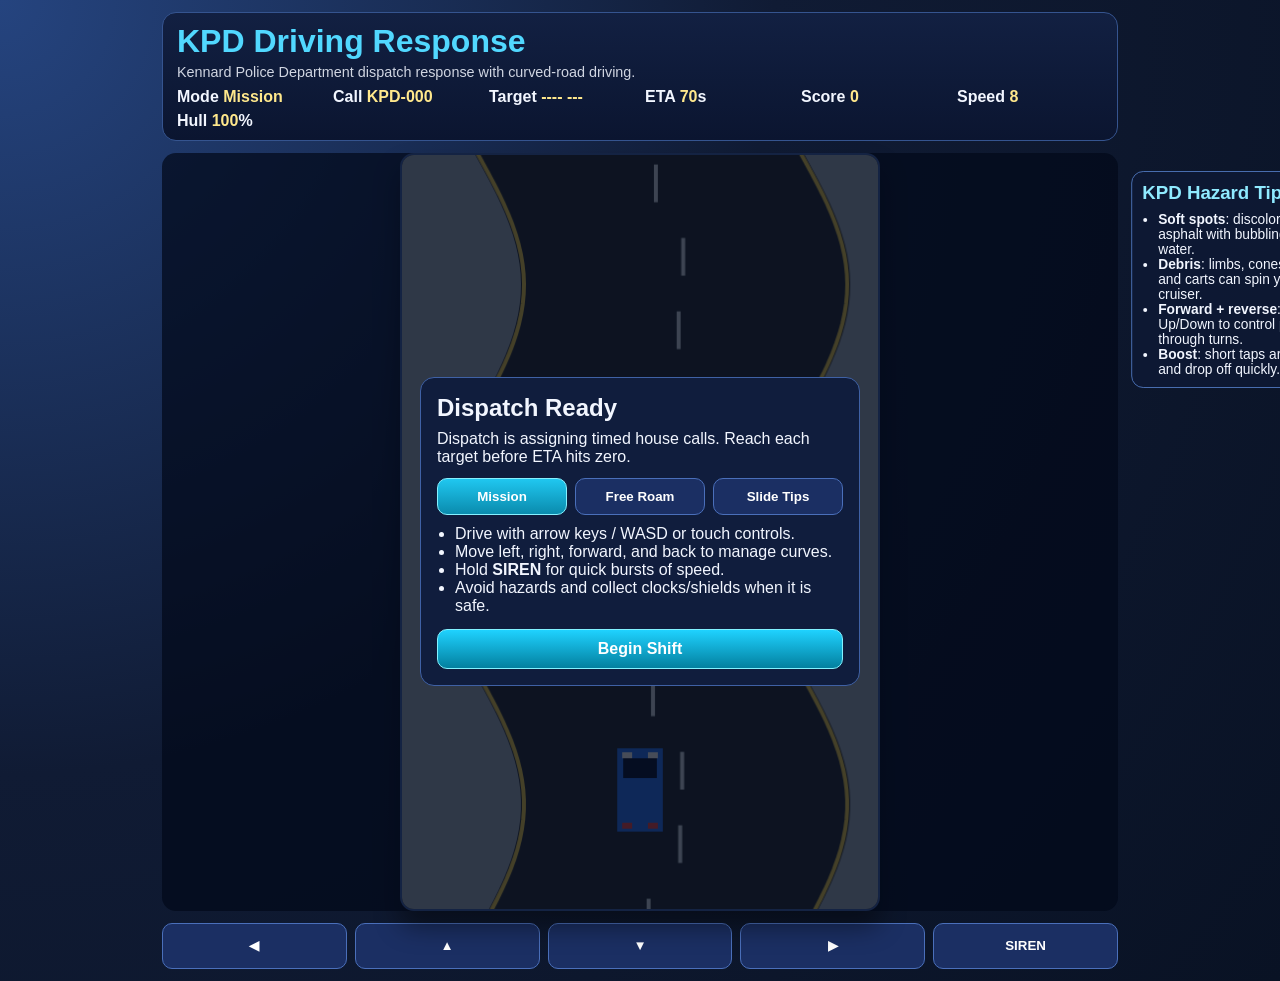
<file: Game2/index.html>
<!doctype html>
<html lang="en">
<head>
  <meta charset="UTF-8" />
  <meta name="viewport" content="width=device-width, initial-scale=1.0" />
  <title>KPD Driving Response</title>
  <link rel="stylesheet" href="style.css" />
</head>
<body>
  <main class="app">
    <header class="hud">
      <div>
        <h1>KPD Driving Response</h1>
        <p class="subhead">Kennard Police Department dispatch response with curved-road driving.</p>
      </div>
      <div class="stats">
        <span>Mode <strong id="modeLabel">Mission</strong></span>
        <span>Call <strong id="callId">-</strong></span>
        <span>Target <strong id="targetAddress">-</strong></span>
        <span>ETA <strong id="time">0</strong>s</span>
        <span>Score <strong id="score">0</strong></span>
        <span>Speed <strong id="speed">0</strong></span>
        <span>Hull <strong id="lives">100</strong>%</span>
      </div>
    </header>

    <section class="game-wrap">
      <canvas id="game" width="480" height="760" aria-label="KPD driving game"></canvas>
      <aside id="tipsPanel" class="tips-panel">
        <h3>KPD Hazard Tips</h3>
        <ul>
          <li><strong>Soft spots</strong>: discolored asphalt with bubbling brown water.</li>
          <li><strong>Debris</strong>: limbs, cones, bins, and carts can spin your cruiser.</li>
          <li><strong>Forward + reverse</strong>: use Up/Down to control pace through turns.</li>
          <li><strong>Boost</strong>: short taps are snappy and drop off quickly.</li>
        </ul>
      </aside>

      <div id="overlay" class="overlay">
        <div class="card">
          <h2>Dispatch Ready</h2>
          <p id="overlayStory">Choose a mode. Mission mode sends timed house calls. Free Roam removes the timer to practice curved road handling.</p>

          <div class="mode-row">
            <button id="missionBtn" class="mode active">Mission</button>
            <button id="freeRoamBtn" class="mode">Free Roam</button>
            <button id="tipsBtn" class="mode">Slide Tips</button>
          </div>

          <ul>
            <li>Drive with arrow keys / WASD or touch controls.</li>
            <li>Move left, right, forward, and back to manage curves.</li>
            <li>Hold <strong>SIREN</strong> for quick bursts of speed.</li>
            <li>Avoid hazards and collect clocks/shields when it is safe.</li>
          </ul>

          <button id="startBtn">Begin Shift</button>
        </div>
      </div>

      <div id="hintToast" class="hint-toast hidden" aria-live="polite"></div>
    </section>

    <section class="controls" aria-label="Touch controls">
      <button data-key="ArrowLeft">◀</button>
      <button data-key="ArrowUp">▲</button>
      <button data-key="ArrowDown">▼</button>
      <button data-key="ArrowRight">▶</button>
      <button data-key="Space">SIREN</button>
    </section>
  </main>

  <script src="game.js"></script>
</body>
</html>
</file>
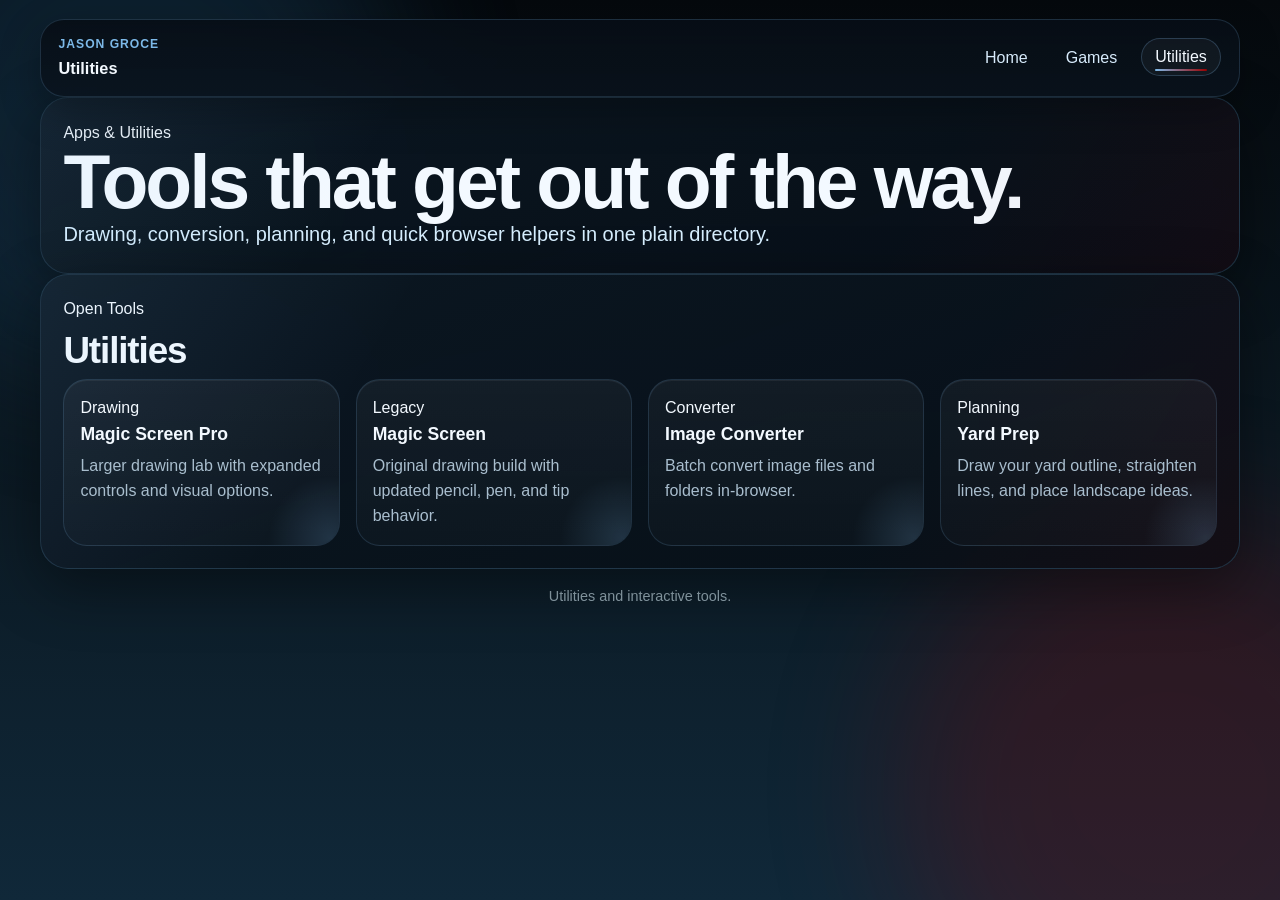
<file: utilities/index.html>
<!doctype html>
<html lang="en">
  <head>
    <meta charset="utf-8">
    <meta name="viewport" content="width=device-width,initial-scale=1">
    <title>Utilities | Jason Groce</title>
    <link rel="stylesheet" href="../assets/css/site.css?v=20260509">
  </head>
  <body>
    <main class="content utility-shell">
      <header class="site-header">
        <a class="brand-lockup" href="../index.html">
          <strong>Jason Groce</strong>
          <span>Utilities</span>
        </a>
        <nav class="site-menu" aria-label="Primary">
          <a class="menu-link" href="../index.html">Home</a>
          <a class="menu-link" href="../games/index.html">Games</a>
          <a class="menu-link active" href="index.html">Utilities</a>
        </nav>
      </header>

      <section class="panel stack">
        <span class="kicker">Apps & Utilities</span>
        <h1>Tools that get out of the way.</h1>
        <p class="subtitle">Drawing, conversion, planning, and quick browser helpers in one plain directory.</p>
      </section>

      <section class="panel">
        <div class="section-head">
          <div>
            <span class="kicker">Open Tools</span>
            <h2>Utilities</h2>
          </div>
        </div>
        <div class="projects-grid">
          <a class="card" href="magic-screen-pro.html">
            <span class="utility-mark"></span>
            <span class="badge">Drawing</span>
            <h3>Magic Screen Pro</h3>
            <p>Larger drawing lab with expanded controls and visual options.</p>
          </a>
          <a class="card" href="magic-screen.html">
            <span class="utility-mark"></span>
            <span class="badge archive">Legacy</span>
            <h3>Magic Screen</h3>
            <p>Original drawing build with updated pencil, pen, and tip behavior.</p>
          </a>
          <a class="card" href="image-converter.html">
            <span class="utility-mark"></span>
            <span class="badge">Converter</span>
            <h3>Image Converter</h3>
            <p>Batch convert image files and folders in-browser.</p>
          </a>
          <a class="card" href="yard-prep.html">
            <span class="utility-mark"></span>
            <span class="badge progress">Planning</span>
            <h3>Yard Prep</h3>
            <p>Draw your yard outline, straighten lines, and place landscape ideas.</p>
          </a>
        </div>
      </section>

      <footer class="copyright">Utilities and interactive tools.</footer>
    </main>
  </body>
</html>
</file>
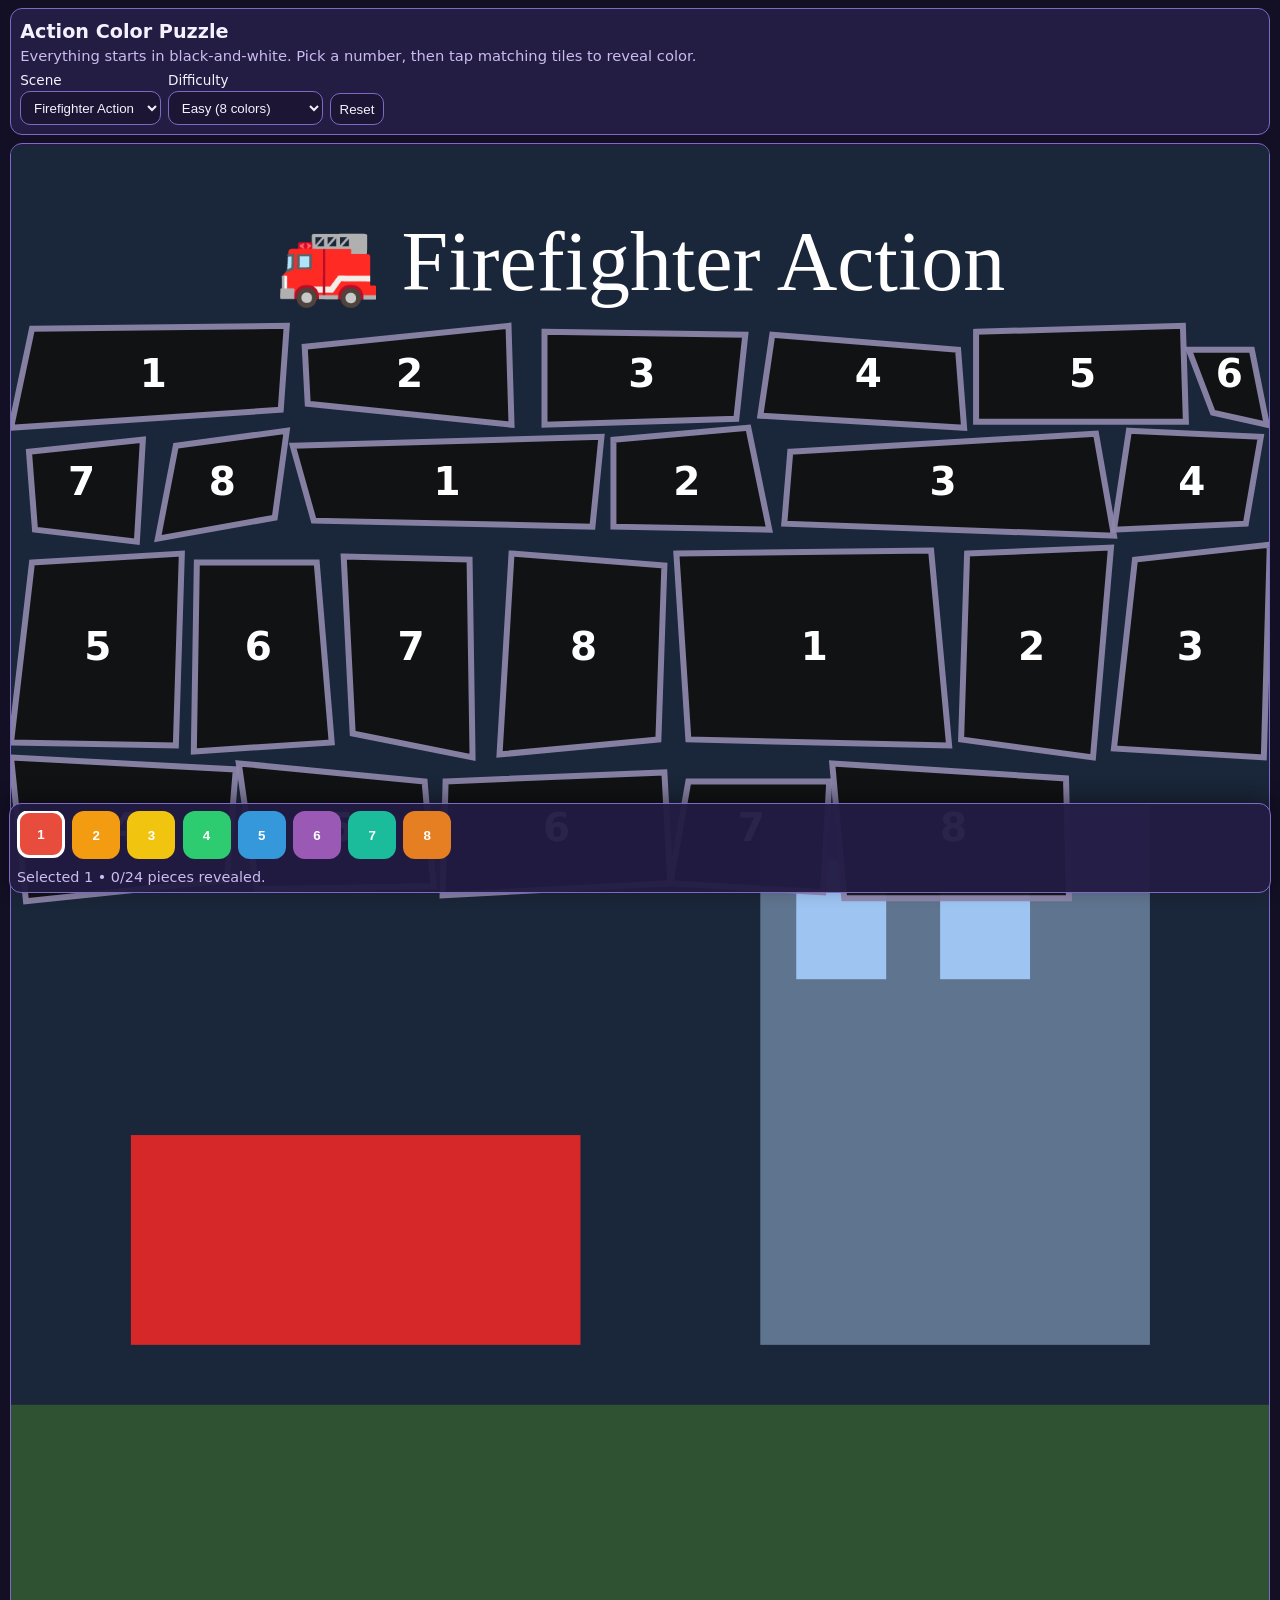
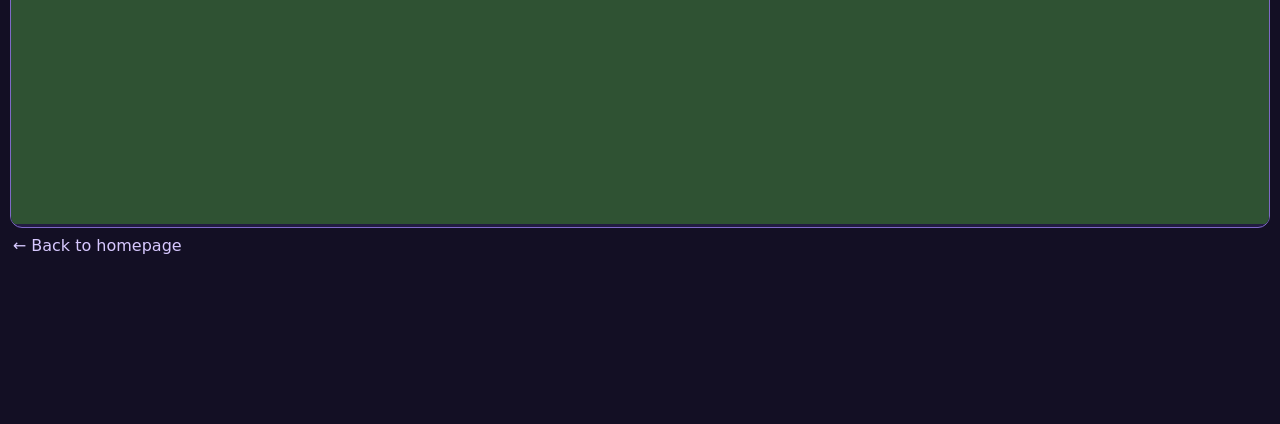
<file: games/color-puzzle/index.html>
<!doctype html>
<html lang="en">
  <head>
    <meta charset="UTF-8" />
    <meta name="viewport" content="width=device-width, initial-scale=1.0, maximum-scale=1.0, user-scalable=no, viewport-fit=cover" />
    <title>Action Color Puzzle</title>
    <link rel="stylesheet" href="style.css" />
  </head>
  <body>
    <main class="app">
      <header class="top">
        <h1>Action Color Puzzle</h1>
        <p>Everything starts in black-and-white. Pick a number, then tap matching tiles to reveal color.</p>
        <div class="row">
          <label>Scene
            <select id="sceneSelect">
              <option value="firefighter">Firefighter Action</option>
              <option value="police">Police Action</option>
            </select>
          </label>
          <label>Difficulty
            <select id="difficultySelect">
              <option value="easy">Easy (8 colors)</option>
              <option value="medium">Medium (14 colors)</option>
              <option value="hard">Hard (20 colors)</option>
            </select>
          </label>
          <button id="resetBtn">Reset</button>
        </div>
      </header>

      <section class="canvas-wrap">
        <svg id="puzzleSvg" viewBox="0 0 420 560" aria-label="color puzzle"></svg>
      </section>

      <section class="palette-zone">
        <div id="palette" class="palette" aria-label="Color drawer"></div>
        <p id="status">Choose a color number from the drawer.</p>
      </section>

      <a class="back" href="../../index.html">← Back to homepage</a>
    </main>
    <script src="game.js"></script>
  </body>
</html>
</file>
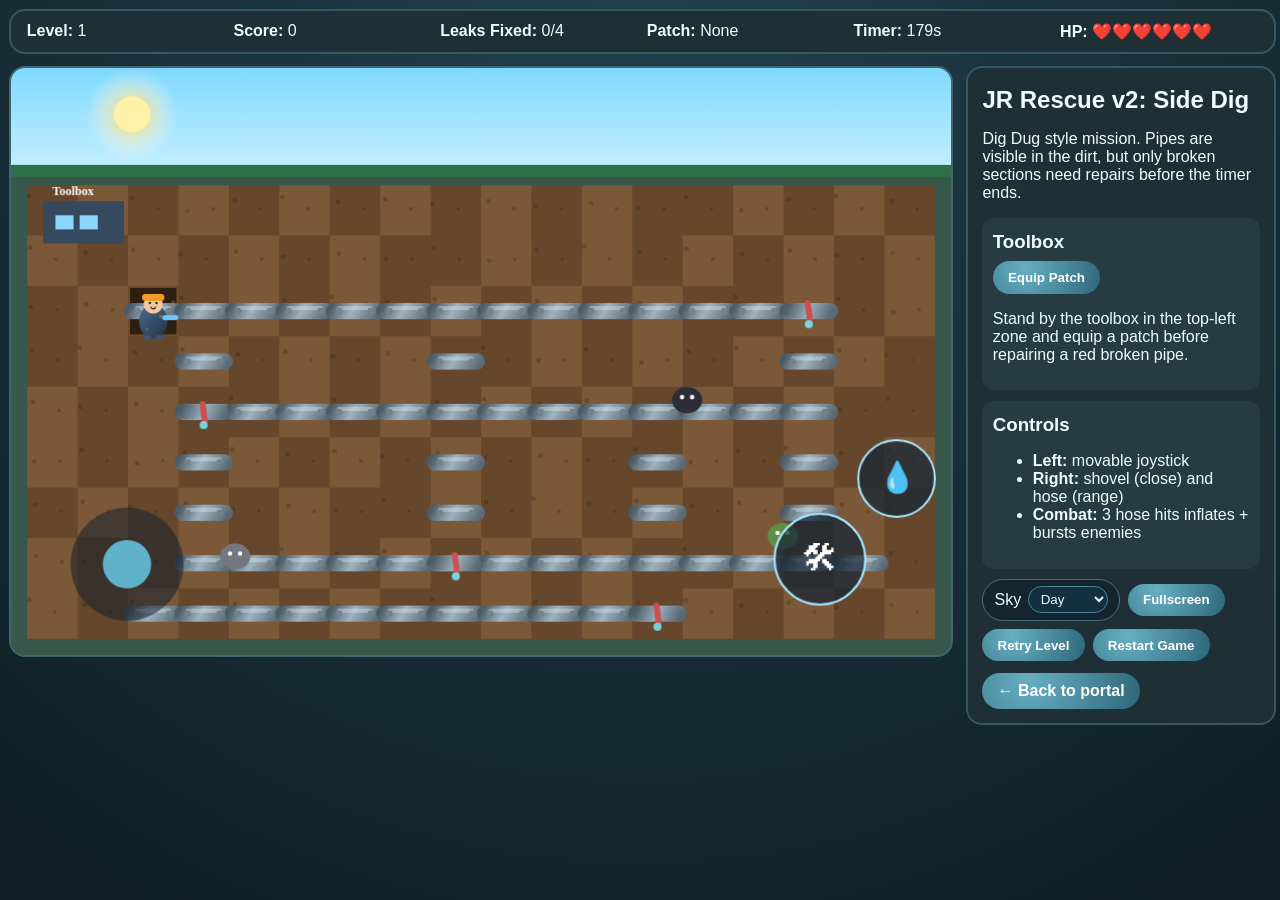
<file: games/game-01/index.html>
<!doctype html>
<html lang="en">
  <head>
    <meta charset="UTF-8" />
    <meta name="viewport" content="width=device-width, initial-scale=1, maximum-scale=1, user-scalable=no, viewport-fit=cover" />
    <title>JR's #2 Rescue</title>
    <link rel="stylesheet" href="css/game.css" />
  </head>
  <body>
    <div class="shell">
      <header class="hud-top">
        <div><strong>Level:</strong> <span id="levelLabel">1</span></div>
        <div><strong>Score:</strong> <span id="scoreLabel">0</span></div>
        <div><strong>Leaks Fixed:</strong> <span id="fixedLabel">0</span>/<span id="totalLabel">0</span></div>
        <div><strong>Patch:</strong> <span id="patchLabel">None</span></div>
        <div><strong>Timer:</strong> <span id="timerLabel">180s</span></div>
        <div><strong>HP:</strong> <span id="hpLabel">❤️❤️❤️❤️❤️❤️</span></div>
      </header>

      <section class="game-wrap">
        <canvas id="gameCanvas" width="932" height="582" aria-label="JR's #2 Rescue game area"></canvas>

        <aside class="side-panel">
          <h2>JR Rescue v2: Side Dig</h2>
          <p>Dig Dug style mission. Pipes are visible in the dirt, but only broken sections need repairs before the timer ends.</p>

          <div class="table-card">
            <h3>Toolbox</h3>
            <button id="equipPatchBtn" type="button">Equip Patch</button>
            <p>Stand by the toolbox in the top-left zone and equip a patch before repairing a red broken pipe.</p>
          </div>

          <div class="controls-card">
            <h3>Controls</h3>
            <ul>
              <li><strong>Left:</strong> movable joystick</li>
              <li><strong>Right:</strong> shovel (close) and hose (range)</li>
              <li><strong>Combat:</strong> 3 hose hits inflates + bursts enemies</li>
            </ul>
          </div>

          <div class="buttons">
            <label class="time-label">Sky
              <select id="timeOfDay">
                <option value="day">Day</option>
                <option value="sunset">Sunset</option>
                <option value="night">Night</option>
              </select>
            </label>
            <button id="fullscreenBtn" type="button">Fullscreen</button>
            <button id="retryBtn" type="button">Retry Level</button>
            <button id="restartBtn" type="button">Restart Game</button>
          </div>

          <a class="portal-link" href="../../index.html">← Back to portal</a>
        </aside>
      </section>

      <div id="tipModal" class="modal hidden" role="dialog" aria-modal="true">
        <div class="modal-content">
          <h3 id="tipTitle"></h3>
          <p id="tipText"></p>
          <button id="nextLevelBtn" type="button">Play Again</button>
        </div>
      </div>
    </div>

    <script type="module" src="js/main.js"></script>
  </body>
</html>
</file>
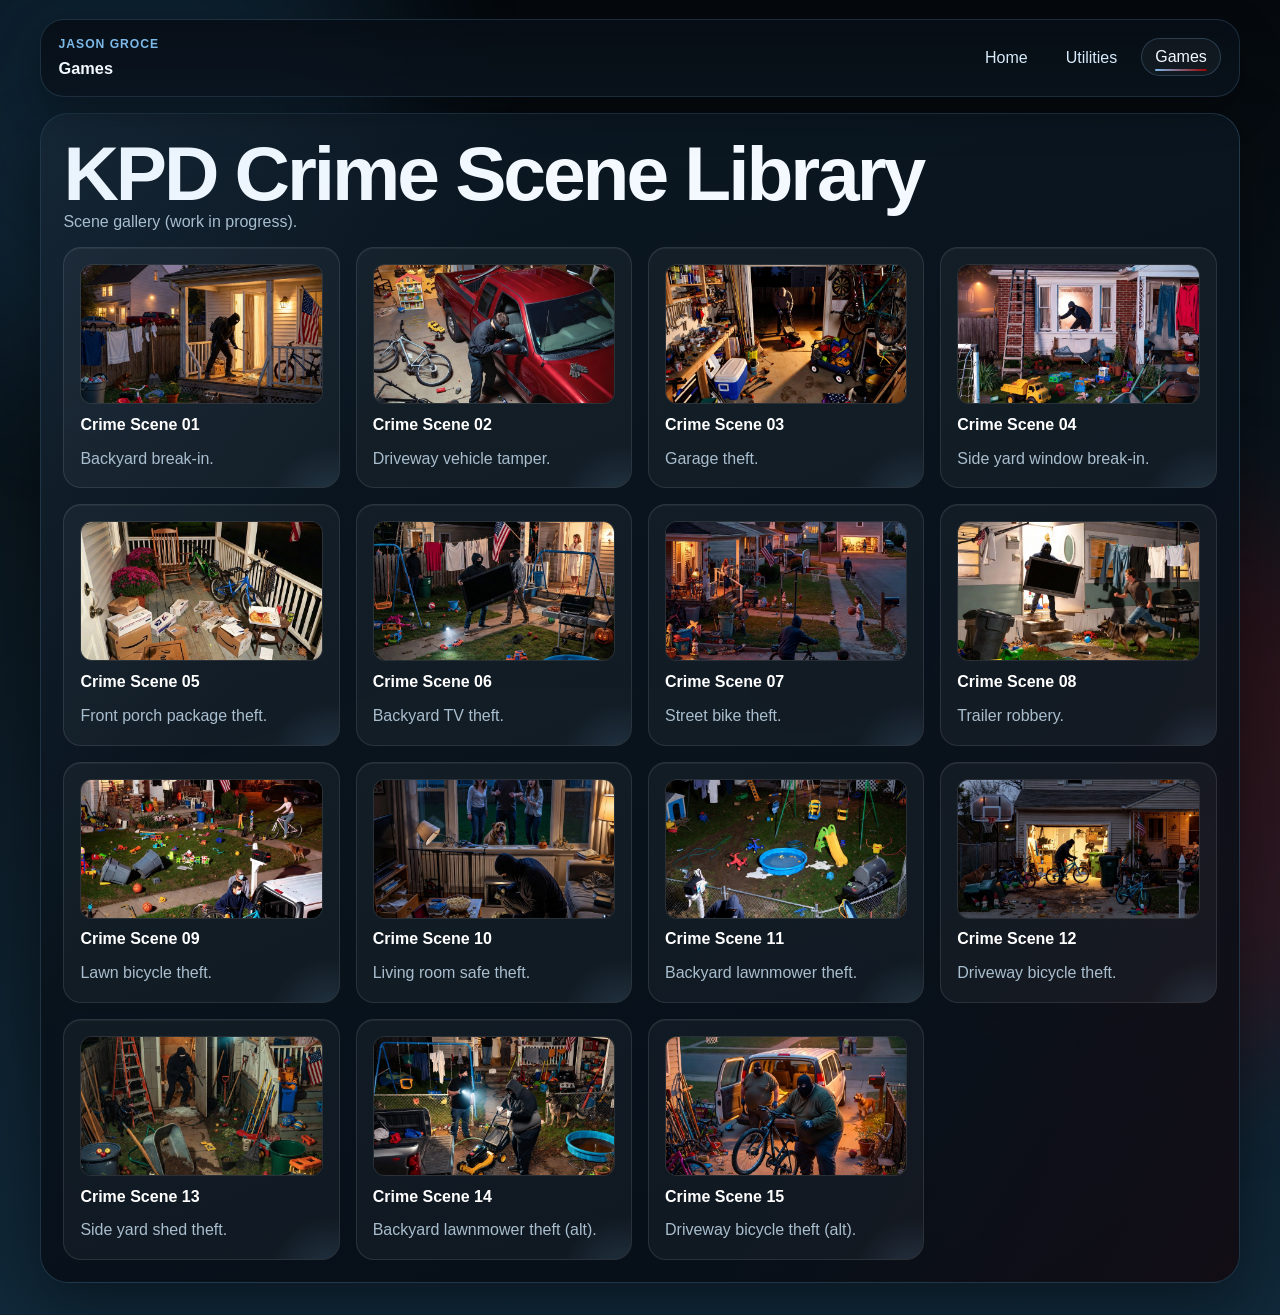
<file: games/kpd-crimescene/index.html>
<!DOCTYPE html>
<html lang="en">
  <head>
    <meta charset="UTF-8" />
    <meta name="viewport" content="width=device-width, initial-scale=1.0" />
    <title>KPD Crime Scene Library | Games</title>
    <link rel="stylesheet" href="../../assets/css/site.css?v=20260416" />
    <style>
      .shell{display:grid;gap:1rem}
      .grid{display:grid;grid-template-columns:repeat(auto-fit,minmax(220px,1fr));gap:1rem;margin-top:.75rem}
      .card{display:grid;gap:.55rem;padding:1rem;border-radius:18px;border:1px solid rgba(255,255,255,.1);background:rgba(255,255,255,.04);text-decoration:none}
      .card strong{color:#fff}
      .card span{color:var(--muted)}
      .thumb{width:100%;height:140px;object-fit:cover;border-radius:12px;border:1px solid rgba(255,255,255,.12);background:rgba(0,0,0,.25)}
    </style>
  </head>
  <body>
    <main class="content shell">
      <header class="site-header">
        <a class="brand-lockup" href="../index.html"><strong>Jason Groce</strong><span>Games</span></a>
        <nav class="site-menu" aria-label="Primary">
          <a class="menu-link" href="../../index.html">Home</a>
          <a class="menu-link" href="../../utilities/index.html">Utilities</a>
          <a class="menu-link active" href="../index.html">Games</a>
        </nav>
      </header>
      <section class="panel stack">
        <h1>KPD Crime Scene Library</h1>
        <p>Scene gallery (work in progress).</p>
        <div class="grid">
          <a class="card" href="./crimescenes/Kennard_CrimeScene_01_Backyard_BreakIn.webp">
            <img class="thumb" src="./crimescenes/kennard_crimescene_01_backyard_breakIn.webp" alt="Crime Scene 01">
            <strong>Crime Scene 01</strong>
            <span>Backyard break-in.</span>
          </a>
          <a class="card" href="./crimescenes/Kennard_CrimeScene_02_Driveway_Vehicle_Tamper.webp">
            <img class="thumb" src="./crimescenes/Kennard_CrimeScene_02_Driveway_Vehicle_Tamper.webp" alt="Crime Scene 02">
            <strong>Crime Scene 02</strong>
            <span>Driveway vehicle tamper.</span>
          </a>
          <a class="card" href="./crimescenes/Kennard_CrimeScene_03_Garage_Theft.webp">
            <img class="thumb" src="./crimescenes/Kennard_CrimeScene_03_Garage_Theft.webp" alt="Crime Scene 03">
            <strong>Crime Scene 03</strong>
            <span>Garage theft.</span>
          </a>
          <a class="card" href="./crimescenes/Kennard_CrimeScene_04_SideYard_Window_BreakIn.webp">
            <img class="thumb" src="./crimescenes/Kennard_CrimeScene_04_SideYard_Window_BreakIn.webp" alt="Crime Scene 04">
            <strong>Crime Scene 04</strong>
            <span>Side yard window break-in.</span>
          </a>
          <a class="card" href="./crimescenes/Kennard_CrimeScene_05_FrontPorch_Package_Theft.webp">
            <img class="thumb" src="./crimescenes/Kennard_CrimeScene_05_FrontPorch_Package_Theft.webp" alt="Crime Scene 05">
            <strong>Crime Scene 05</strong>
            <span>Front porch package theft.</span>
          </a>
          <a class="card" href="./crimescenes/Kennard_CrimeScene_06_Backyard_TV_Theft.webp">
            <img class="thumb" src="./crimescenes/Kennard_CrimeScene_06_Backyard_TV_Theft.webp" alt="Crime Scene 06">
            <strong>Crime Scene 06</strong>
            <span>Backyard TV theft.</span>
          </a>
          <a class="card" href="./crimescenes/Kennard_CrimeScene_07_Street_Bike_Theft.webp">
            <img class="thumb" src="./crimescenes/Kennard_CrimeScene_07_Street_Bike_Theft.webp" alt="Crime Scene 07">
            <strong>Crime Scene 07</strong>
            <span>Street bike theft.</span>
          </a>
          <a class="card" href="./crimescenes/Kennard_CrimeScene_08_Trailer_Robbery.webp">
            <img class="thumb" src="./crimescenes/Kennard_CrimeScene_08_Trailer_Robbery.webp" alt="Crime Scene 08">
            <strong>Crime Scene 08</strong>
            <span>Trailer robbery.</span>
          </a>
          <a class="card" href="./crimescenes/Kennard_CrimeScene_09_Lawn_Bicycle_Theft.webp">
            <img class="thumb" src="./crimescenes/Kennard_CrimeScene_09_Lawn_Bicycle_Theft.webp" alt="Crime Scene 09">
            <strong>Crime Scene 09</strong>
            <span>Lawn bicycle theft.</span>
          </a>
          <a class="card" href="./crimescenes/Kennard_CrimeScene_10_LivingRoom_Safe_Theft.webp">
            <img class="thumb" src="./crimescenes/Kennard_CrimeScene_10_LivingRoom_Safe_Theft.webp" alt="Crime Scene 10">
            <strong>Crime Scene 10</strong>
            <span>Living room safe theft.</span>
          </a>
          <a class="card" href="./crimescenes/Kennard_CrimeScene_11_Backyard_Lawnmower_Theft.webp">
            <img class="thumb" src="./crimescenes/Kennard_CrimeScene_11_Backyard_Lawnmower_Theft.webp" alt="Crime Scene 11">
            <strong>Crime Scene 11</strong>
            <span>Backyard lawnmower theft.</span>
          </a>
          <a class="card" href="./crimescenes/Kennard_CrimeScene_12_Driveway_Bicycle_Theft.webp">
            <img class="thumb" src="./crimescenes/Kennard_CrimeScene_12_Driveway_Bicycle_Theft.webp" alt="Crime Scene 12">
            <strong>Crime Scene 12</strong>
            <span>Driveway bicycle theft.</span>
          </a>
          <a class="card" href="./crimescenes/Kennard_CrimeScene_13_SideYard_Shed_Theft.webp">
            <img class="thumb" src="./crimescenes/Kennard_CrimeScene_13_SideYard_Shed_Theft.webp" alt="Crime Scene 13">
            <strong>Crime Scene 13</strong>
            <span>Side yard shed theft.</span>
          </a>
          <a class="card" href="./crimescenes/Kennard_CrimeScene_14_Backyard_Lawnmower_Theft.webp">
            <img class="thumb" src="./crimescenes/Kennard_CrimeScene_14_Backyard_Lawnmower_Theft.webp" alt="Crime Scene 14">
            <strong>Crime Scene 14</strong>
            <span>Backyard lawnmower theft (alt).</span>
          </a>
          <a class="card" href="./crimescenes/Kennard_CrimeScene_15_Driveway_Bicycle_Theft.webp">
            <img class="thumb" src="./crimescenes/Kennard_CrimeScene_15_Driveway_Bicycle_Theft.webp" alt="Crime Scene 15">
            <strong>Crime Scene 15</strong>
            <span>Driveway bicycle theft (alt).</span>
          </a>
        </div>
      </section>
    </main>
  </body>
</html>
</file>
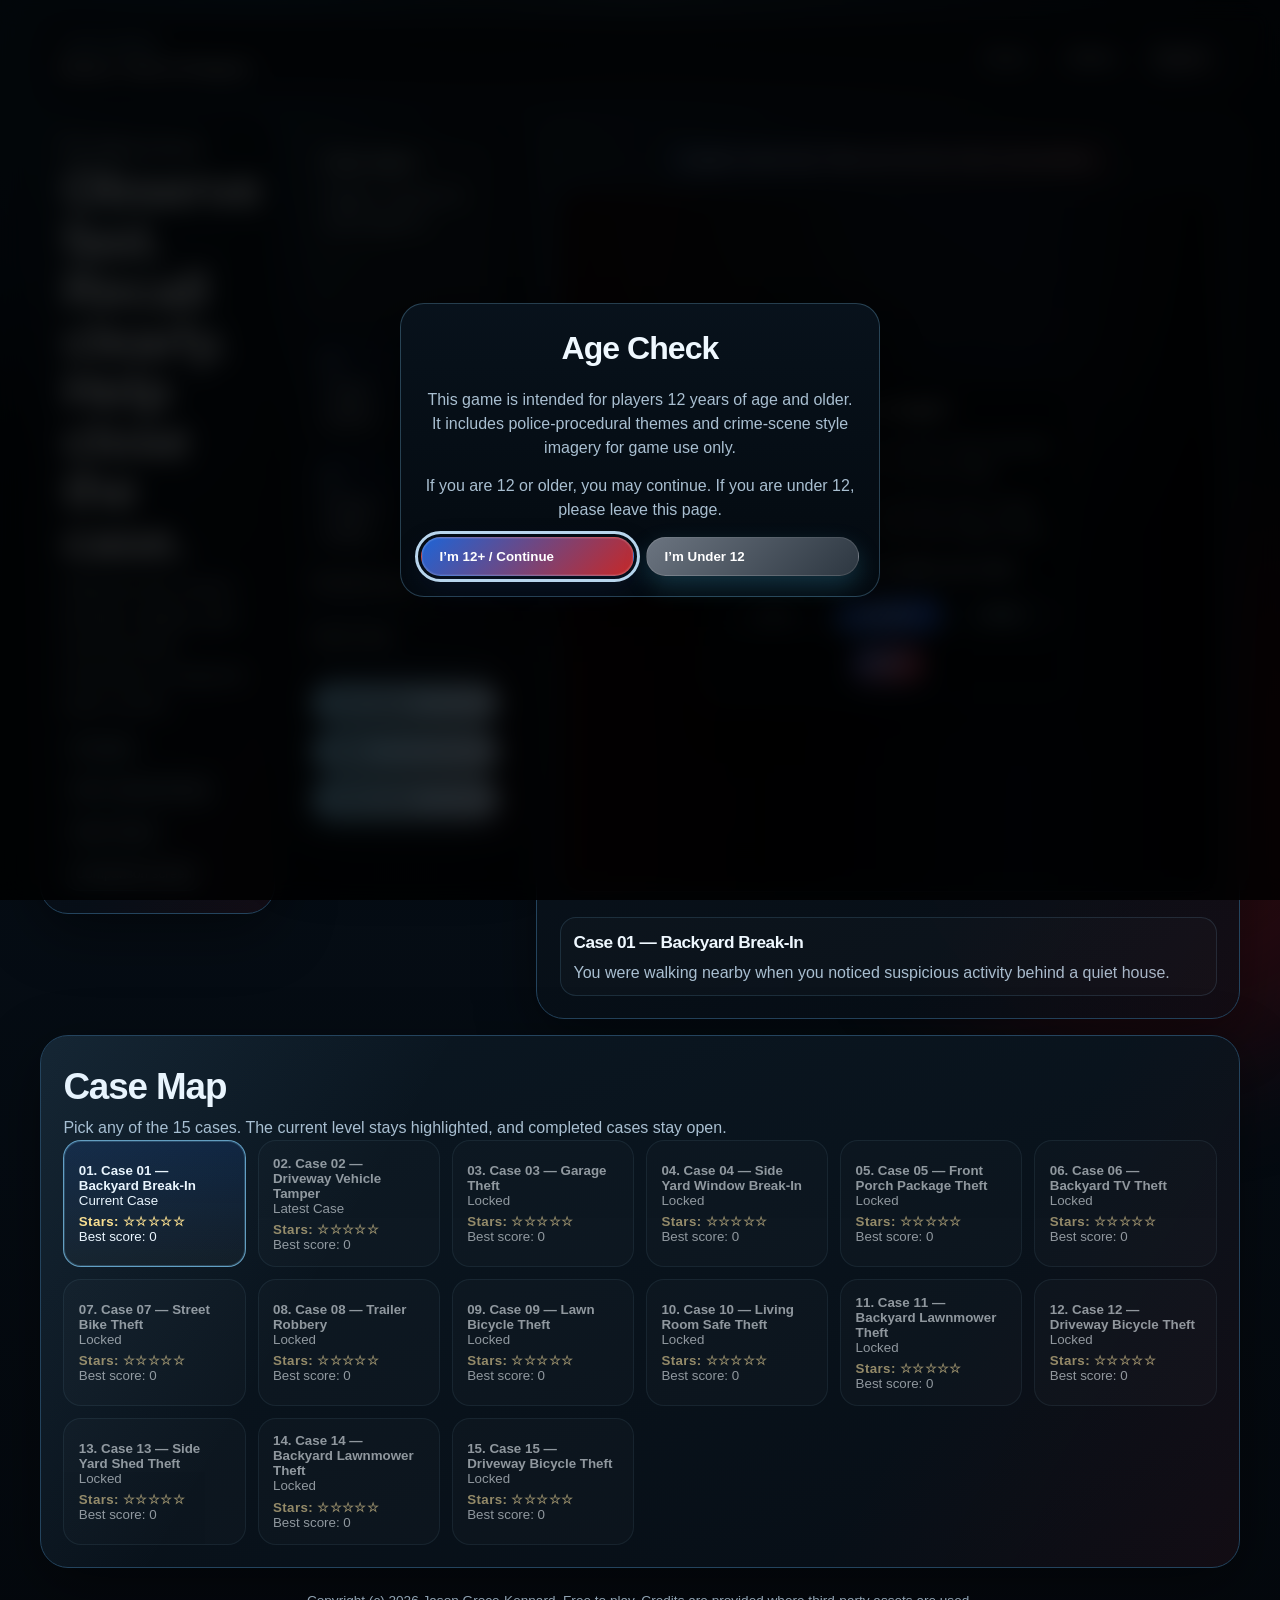
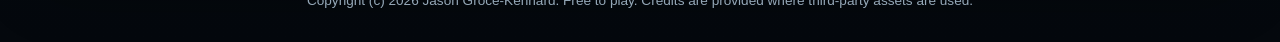
<file: games/pd-witness-recall/index.html>
<!doctype html>
<html lang="en">
<head>
  <meta charset="utf-8" />
  <meta name="viewport" content="width=device-width, initial-scale=1, maximum-scale=1, user-scalable=no, viewport-fit=cover" />
  <title>PD: Witness Recall</title>
  <link rel="stylesheet" href="../../assets/css/site.css?v=20260416" />
  <style>
    :root{--bg:#07121d;--panel:#0b1826;--panel2:#0f2234;--line:#24445e;--accent:#86d5ff;--police-blue:#1e64d6;--police-red:#c62828;--text:#eff8ff;--muted:#a9bfd1;--warn:#ffcc66;--good:#7ef0a8;--bad:#ff7d8a}
    body{background:radial-gradient(circle at top, rgba(134,213,255,.14), transparent 32%), linear-gradient(180deg,#07121d,#04080d);color:var(--text)}
    .nav-peek{
      position:fixed;
      top:.35rem;
      left:50%;
      transform:translateX(-50%);
      z-index:45;
      border:1px solid rgba(134,213,255,.35);
      border-radius:999px;
      background:rgba(6,18,28,.88);
      color:#eaf6ff;
      font-size:.78rem;
      font-weight:800;
      letter-spacing:.04em;
      text-transform:uppercase;
      padding:.28rem .72rem;
      box-shadow:0 8px 18px rgba(0,0,0,.35);
      display:none;
    }
    .site-header{
      max-height:130px;
      overflow:hidden;
      transition:max-height .32s ease,margin .32s ease,padding .32s ease,transform .32s ease,opacity .25s ease,background .25s ease,border-color .25s ease,box-shadow .25s ease,backdrop-filter .25s ease
    }
    body.nav-collapsed .site-header{
      max-height:0;
      margin:0 !important;
      padding-top:0 !important;
      padding-bottom:0 !important;
      transform:translateY(-16px);
      opacity:.02;
      background:transparent !important;
      border-color:rgba(134,213,255,.12) !important;
      box-shadow:none !important;
      backdrop-filter:none !important;
    }
    body.nav-collapsed .nav-peek{display:inline-flex;align-items:center;gap:.35rem}
    body.scene-focus-active .nav-peek{display:none !important}
    .recall-shell{display:grid;gap:1rem}
    .mission-layout{display:grid;grid-template-columns:minmax(220px,1fr) minmax(220px,1fr) minmax(0,3fr);gap:.85rem;align-items:start}
    .control-column,.report-column,.play-column{display:grid;gap:.75rem}
    .status-grid{display:grid;grid-template-columns:repeat(2,minmax(0,1fr));gap:.55rem}
    .status-card,.tip-card,.case-card,.compare-card{border:1px solid rgba(134,213,255,.16);background:rgba(255,255,255,.04);border-radius:18px;padding:.85rem}
    .status-card{background:linear-gradient(180deg,rgba(30,100,214,.12),rgba(255,255,255,.03))}
    .tip-card{background:linear-gradient(180deg,rgba(198,40,40,.08),rgba(255,255,255,.03))}
    .status-card strong,.case-card strong,.tip-card strong{display:block;margin-bottom:.2rem}
    .control-column h1{margin:.25rem 0 .45rem;font-size:clamp(2rem,4vw,3.65rem);line-height:.98;letter-spacing:-.02em}
    .control-column .subtitle{margin:0;color:var(--muted);line-height:1.45}
    .menu-buttons{display:grid;grid-template-columns:repeat(2,minmax(0,1fr));gap:.55rem}
    .menu-buttons .btn,.menu-buttons select{width:100%}
    .menu-buttons .begin-btn{grid-column:span 2}
    .difficulty-select{display:none}
    .difficulty-box{grid-column:span 2;display:grid;grid-template-columns:repeat(3,minmax(0,1fr));gap:.4rem;padding:.35rem;border-radius:14px;border:1px solid rgba(134,213,255,.18);background:rgba(255,255,255,.03)}
    .difficulty-chip{border:1px solid rgba(134,213,255,.2);border-radius:10px;background:rgba(11,24,38,.9);color:#cfe7fb;padding:.55rem .45rem;font-weight:800;letter-spacing:.03em;text-transform:uppercase}
    .difficulty-chip.active{background:linear-gradient(135deg,#1f6ff2,#1347b8);border-color:rgba(178,214,255,.8);color:#fff;box-shadow:0 8px 18px rgba(31,111,242,.34)}
    .intro-difficulty-box{width:100%;display:grid;grid-template-columns:repeat(3,minmax(0,1fr));gap:.45rem}
    .intro-difficulty-chip{border:1px solid rgba(134,213,255,.26);border-radius:12px;background:rgba(8,20,30,.9);color:#d7ecff;padding:.6rem .45rem;font-weight:800;letter-spacing:.03em;text-transform:uppercase}
    .intro-difficulty-chip.active{background:linear-gradient(135deg,#1f6ff2,#1347b8);border-color:rgba(178,214,255,.85);color:#fff}
    .report-decision{margin:.7rem auto 0;padding:.7rem;border-radius:14px;border:1px solid rgba(134,213,255,.22);background:rgba(6,18,28,.78);display:grid;gap:.6rem;width:min(100%,620px)}
    .report-decision p{margin:0;color:#e8f5ff;font-weight:700;font-size:.94rem}
    .report-decision-actions{display:grid;grid-template-columns:repeat(2,minmax(0,1fr));gap:.5rem}
    .report-decision-actions .btn{width:100%}
    .mobile-controls-toggle{display:none}
    .controls-collapsible{display:grid;gap:.8rem}
    .case-meta{padding:.7rem .8rem;border-radius:16px;border:1px solid rgba(134,213,255,.14);background:rgba(255,255,255,.02)}
    .case-meta h2{margin:0 0 .4rem;font-size:1.08rem}
    .case-meta p{margin:0;color:var(--muted);line-height:1.35}
    .report-card{min-height:188px}
    .bars{display:grid;gap:.55rem}
    .bar{height:12px;border-radius:999px;background:#112030;overflow:hidden}
    .bar span{display:block;height:100%;background:linear-gradient(90deg,var(--accent),#64f5c8)}
    .play-column{grid-column:3;position:relative}
    .scene-wrap{display:grid;gap:.5rem;justify-items:center;width:100%;align-content:start}
    .scene-note{padding:.65rem .9rem;border-radius:14px;border:1px solid rgba(255,255,255,.08);background:linear-gradient(90deg,rgba(30,100,214,.14),rgba(198,40,40,.12));font-size:.9rem;color:#ffffff;text-align:center;font-weight:700;letter-spacing:.01em;box-shadow:0 0 0 1px rgba(134,213,255,.1) inset}
    .scene-frame{position:relative;overflow:hidden;border-radius:24px;border:1px solid rgba(134,213,255,.2);background:#02060a;aspect-ratio:auto;height:min(78vh,900px);min-height:420px;width:100%}
    .scene-frame img{position:absolute;inset:0;width:100%;height:100%;object-fit:contain;display:block;background:#02060a}
    .scene-frame .countdown{position:absolute;inset:0;display:grid;place-items:center;font-size:clamp(4.8rem,18vw,10rem);font-weight:900;letter-spacing:.1em;z-index:9;text-shadow:0 0 34px rgba(134,213,255,.55),0 0 12px rgba(255,255,255,.35);background:radial-gradient(circle at center, rgba(7,20,30,.35), rgba(2,6,10,.78) 72%, rgba(2,6,10,.9))}
    .scene-cover{position:absolute;inset:0;display:grid;place-items:center;padding:1rem;background:linear-gradient(180deg, rgba(1,3,6,.995), rgba(1,3,6,.985));backdrop-filter:blur(14px);z-index:5}
    .scene-cover::before{content:"";position:absolute;inset:0;background:
      linear-gradient(90deg, rgba(255,40,40,.08), transparent 35%, rgba(40,120,255,.08) 70%, transparent),
      radial-gradient(circle at top, rgba(134,213,255,.12), transparent 55%);
      animation: coverPulse 4s ease-in-out infinite;opacity:.9}
      .scene-cover .cover-card{position:relative;z-index:1;max-width:23rem;width:100%;display:grid;gap:.7rem;justify-items:center;text-align:center;padding:1.1rem;border-radius:22px;border:1px solid rgba(134,213,255,.28);background:rgba(4,10,16,.9);box-shadow:0 0 0 1px rgba(255,255,255,.04) inset,0 18px 40px rgba(0,0,0,.35)}
      .age-gate{position:fixed;inset:0;z-index:50;display:grid;place-items:center;padding:1rem;background:rgba(0,0,0,.82);backdrop-filter:blur(12px)}
      .age-gate.hidden{display:none !important}
      .age-gate-card{width:min(100%,30rem);display:grid;gap:.9rem;padding:1.25rem;border-radius:24px;border:1px solid rgba(134,213,255,.26);background:linear-gradient(180deg, rgba(8,18,28,.98), rgba(4,10,16,.98));box-shadow:0 24px 60px rgba(0,0,0,.55);text-align:center}
      .age-gate-card h2{margin:0;font-size:clamp(1.5rem,4vw,2rem)}
      .age-gate-card p{margin:0;color:var(--muted);line-height:1.5}
      .age-gate-actions{display:grid;grid-template-columns:repeat(2,minmax(0,1fr));gap:.75rem}
      .btn.underage-btn{background:linear-gradient(135deg,#6b7480,#2d3741);color:#fff;border-color:rgba(255,255,255,.12)}
    .scene-overlay{position:absolute;inset:0;z-index:7;pointer-events:none}
    #briefingView{position:absolute;inset:0;display:grid;place-items:center}
    #resultView{position:absolute;left:1rem;right:1rem;bottom:1rem;padding:.8rem;border-radius:14px;border:1px solid rgba(134,213,255,.24);background:linear-gradient(180deg,rgba(3,12,20,.88),rgba(2,8,14,.94));text-align:center}
    .scene-thumb{position:absolute;right:1rem;bottom:1rem;width:132px;height:84px;border-radius:16px;border:1px solid rgba(134,213,255,.24);object-fit:cover;box-shadow:0 12px 32px rgba(0,0,0,.35)}
    .flashlight{position:absolute;inset:0;display:none;z-index:3;pointer-events:none;background:radial-gradient(circle 140px at 50% 50%, rgba(255,255,255,.22) 0%, rgba(255,255,255,.14) 26%, rgba(255,255,255,.06) 42%, rgba(255,255,255,0) 72%)}
    .flashlight.on{display:block}
    .countdown{font-size:clamp(2rem,6vw,4.5rem);font-weight:800;letter-spacing:.08em}
    .hidden{display:none !important}
    .choices{display:grid;grid-template-columns:repeat(2,minmax(0,1fr));gap:.8rem;align-items:stretch}
    .questions-panel{width:100%;position:relative;display:grid;gap:.8rem}
    .interrogation-flyup{position:absolute;left:5%;right:5%;top:50%;z-index:9;padding:1rem;border-radius:20px;border:1px solid rgba(134,213,255,.28);background:linear-gradient(180deg,rgba(6,18,28,.94),rgba(4,10,16,.96));box-shadow:0 16px 40px rgba(0,0,0,.5);transform:translateY(22%);opacity:0;pointer-events:none;transition:transform .35s ease,opacity .25s ease}
    .interrogation-flyup.active{transform:translateY(-50%);opacity:1;pointer-events:auto}
    .level-review{display:grid;gap:.6rem}
    .level-review h3{margin:0;font-size:1.12rem}
    .level-review p{margin:0;color:#d9ebfb;line-height:1.35}
    .level-review .score-line{font-weight:800;color:#ffffff}
    .level-review-actions{display:grid;grid-template-columns:repeat(2,minmax(0,1fr));gap:.55rem;margin-top:.15rem}
    .level-review-actions .btn{width:100%}
    .report-action-stack{display:grid;gap:.55rem}
    .report-action-stack .btn{width:100%}
    body.scene-focus-active{overflow:hidden;touch-action:none}
    body.scene-focus-active .site-header,
    body.scene-focus-active .control-column,
    body.scene-focus-active .report-column,
    body.scene-focus-active #compareSection,
    body.scene-focus-active #caseMapSection{display:none}
    body.scene-focus-active .play-column{
      position:fixed;
      inset:0;
      z-index:30;
      margin:0;
      padding:.45rem;
      background:#02060a;
      border:none;
      border-radius:0;
      display:grid;
      align-content:stretch;
    }
    body.scene-focus-active .scene-wrap{height:100%;align-content:stretch}
    body.scene-focus-active .scene-note{display:none}
    body.scene-focus-active .scene-frame{height:100%;max-height:100%;aspect-ratio:auto;border-radius:0}
    body.scene-focus-active #sceneImg{object-fit:cover}
    body.scene-focus-active #interrogationFlyup{left:.6rem;right:.6rem}
      .questions-panel .case-card{margin:0}
      .questions-panel .case-card:first-child{padding-bottom:1.25rem}
      .questions-panel .case-card:last-child{border-top:1px solid rgba(134,213,255,.16);padding-top:1rem}
      #questionText{font-size:clamp(1.25rem,2.8vw,2rem);line-height:1.35;letter-spacing:.01em;margin:.75rem 0 1.1rem;color:#ffffff;transition:opacity .22s ease, transform .22s ease}
      #reportText{font-size:clamp(.95rem,2vw,1.12rem);line-height:1.45;margin:.5rem 0 0}
      .choice{display:flex;align-items:center;justify-content:center;gap:.55rem;width:100%;min-height:5rem;text-align:center;padding:1.15rem 1rem;border-radius:20px;border:1px solid rgba(134,213,255,.16);color:#fff;font-size:1.15rem;font-weight:900;letter-spacing:.08em;text-transform:uppercase;touch-action:manipulation;transition:transform .15s ease, box-shadow .15s ease, filter .15s ease}
      .choice[data-a="Yes"]{background:linear-gradient(135deg,#1f6ff2 0%,#1347b8 100%);border-color:rgba(178,214,255,.75);box-shadow:0 12px 28px rgba(31,111,242,.34)}
      .choice[data-a="No"]{background:linear-gradient(135deg,#d63a3a 0%,#8e1616 100%);border-color:rgba(255,166,166,.72);box-shadow:0 12px 28px rgba(214,58,58,.3)}
      .questions-panel .case-card:first-child{
        background:
          linear-gradient(180deg, rgba(255,255,255,.02), rgba(255,255,255,.015)),
          repeating-linear-gradient(
            to bottom,
            rgba(152,188,218,.22) 0,
            rgba(152,188,218,.22) 1px,
            transparent 1px,
            transparent 28px
          ),
          linear-gradient(180deg, rgba(249,248,240,.96), rgba(239,236,225,.95));
        color:#13202e;
        border-color:rgba(170,190,210,.62);
        box-shadow:0 10px 28px rgba(0,0,0,.18), inset 0 1px 0 rgba(255,255,255,.45);
      }
      .questions-panel .case-card:last-child{
        background:linear-gradient(180deg, rgba(8,20,30,.97), rgba(5,12,20,.98));
        border-color:rgba(134,213,255,.14);
        box-shadow:0 -8px 24px rgba(0,0,0,.2), inset 0 1px 0 rgba(255,255,255,.03);
      }
      .questions-panel .case-card:first-child strong,
      .questions-panel .case-card:first-child p{
        color:#13202e;
      }
      .questions-panel .case-card:first-child strong{
        letter-spacing:.08em;
        text-transform:uppercase;
      }
      .questions-panel .case-card:first-child p{
        margin:.65rem 0 1rem;
        line-height:1.45;
        font-weight:700;
      }
      .questions-panel .case-card:first-child .choices{
        margin-top:1rem;
        padding-top:.4rem;
      }
      .questions-panel .case-card:first-child .choice{
        box-shadow:none;
      }
      .question-flash{opacity:.12;transform:translateY(.2rem) scale(.995)}
      .choice:hover{transform:translateY(-1px) scale(1.01);filter:saturate(1.06)}
    .choice.good{outline:3px solid rgba(126,240,168,.9)}
    .choice.bad{outline:3px solid rgba(255,125,138,.9)}
      .pill-row{display:flex;flex-wrap:wrap;gap:.5rem;justify-content:flex-start}
      .report-actions{display:grid;grid-template-columns:repeat(3,minmax(0,1fr));gap:.65rem;align-items:stretch}
      .report-actions .btn{width:100%}
    .pill{padding:.35rem .7rem;border-radius:999px;background:rgba(134,213,255,.1);border:1px solid rgba(134,213,255,.18);font-size:.84rem}
    .btn.begin-btn{background:linear-gradient(135deg,#1e64d6 0%,#c62828 100%);border-color:rgba(255,255,255,.18);color:#fff;box-shadow:0 0 0 1px rgba(255,255,255,.08) inset,0 12px 28px rgba(13,35,80,.35);animation: beginGlow 1.8s ease-in-out infinite}
    .btn.begin-btn:hover{transform:translateY(-1px) scale(1.02)}
    .btn.cheat-btn{background:linear-gradient(135deg,#1e64d6,#09162f);color:#fff;border-color:rgba(134,213,255,.3)}
    .compare-grid{display:grid;grid-template-columns:1fr 1fr;gap:1rem}
    .compare-img{width:100%;border-radius:18px;border:1px solid rgba(134,213,255,.18)}
    .level-summary-card{display:grid;gap:.7rem;align-content:start}
    .level-summary-card p{margin:0;color:var(--muted)}
    .question-summary-list{max-height:220px;overflow:auto;display:grid;gap:.45rem;padding-right:.25rem}
    .question-summary-item{padding:.55rem .65rem;border-radius:12px;border:1px solid rgba(134,213,255,.14);background:rgba(255,255,255,.02);font-size:.92rem;line-height:1.35}
    .summary-actions{display:grid;grid-template-columns:repeat(3,minmax(0,1fr));gap:.6rem}
    .map{display:grid;grid-template-columns:repeat(auto-fit,minmax(160px,1fr));gap:.75rem}
    .map button{border-radius:18px;padding:.9rem;border:1px solid rgba(134,213,255,.14);background:rgba(255,255,255,.03);color:var(--text);text-align:left}
    .map button.selectable{border-color:rgba(134,213,255,.4);background:linear-gradient(180deg,rgba(30,100,214,.16),rgba(255,255,255,.03));box-shadow:0 0 0 1px rgba(134,213,255,.12) inset}
    .map button.locked{opacity:.58;filter:saturate(.75)}
    .map button.active{border-color:rgba(134,213,255,.7);box-shadow:0 0 0 1px rgba(134,213,255,.2) inset}
    .map-stars{margin-top:.38rem;font-weight:800;letter-spacing:.03em;color:#ffe18c}
    .menu-link.active{color:#fff}
    .legal-note{margin-top:.4rem;text-align:center;color:var(--muted);font-size:.85rem;line-height:1.45}
    @keyframes beginGlow{0%,100%{filter:saturate(1.05) brightness(1)}50%{filter:saturate(1.35) brightness(1.12)}}
    @keyframes coverPulse{0%,100%{transform:scale(1);opacity:.82}50%{transform:scale(1.015);opacity:1}}
      @media (max-width: 1100px){.mission-layout{grid-template-columns:1fr 1fr}.play-column{grid-column:1 / -1}.status-grid{grid-template-columns:repeat(4,minmax(0,1fr))}.scene-frame{height:min(70vh,760px);min-height:340px}}
      @media (max-width: 820px){.mission-layout{grid-template-columns:1fr}.play-column{grid-column:auto;order:1}.report-column{order:2}.control-column{order:3}.status-grid{grid-template-columns:repeat(2,minmax(0,1fr))}.compare-grid{grid-template-columns:1fr}.interrogation-flyup{left:.6rem;right:.6rem}.mobile-controls-toggle{display:block;width:100%;margin-top:.7rem}.controls-collapsible{overflow:hidden;max-height:680px;opacity:1;transition:max-height .25s ease,opacity .2s ease}.controls-collapsible.collapsed{max-height:0;opacity:0;pointer-events:none}}
      @media (max-width: 640px){.scene-thumb{width:96px;height:62px;right:.75rem;bottom:.75rem}.scene-note{font-size:.82rem}.scene-frame{width:100%;height:min(58vh,520px);min-height:260px;max-height:min(58vh,520px)}.menu-buttons{grid-template-columns:1fr}.menu-buttons .begin-btn{grid-column:auto}.summary-actions{grid-template-columns:1fr}.choices{grid-template-columns:repeat(2,minmax(0,1fr));gap:.65rem}.choice{min-height:4.5rem;font-size:1rem;padding:1rem .75rem}#questionText{font-size:clamp(1.15rem,4.7vw,1.6rem)}.report-actions{grid-template-columns:1fr;gap:.5rem}.report-decision-actions{grid-template-columns:1fr}.level-review-actions{grid-template-columns:1fr}}
      @media (min-width: 821px){.desktop-quick-actions .btn{padding:.65rem .5rem;font-size:.85rem}}
  </style>
</head>
  <body>
    <div class="age-gate" id="ageGate" role="dialog" aria-modal="true" aria-labelledby="ageGateTitle">
      <div class="age-gate-card">
        <h2 id="ageGateTitle">Age Check</h2>
        <p>This game is intended for players 12 years of age and older. It includes police-procedural themes and crime-scene style imagery for game use only.</p>
        <p>If you are 12 or older, you may continue. If you are under 12, please leave this page.</p>
        <div class="age-gate-actions">
          <button class="btn begin-btn" id="ageContinueBtn" type="button">I’m 12+ / Continue</button>
          <button class="btn underage-btn" id="ageExitBtn" type="button">I’m Under 12</button>
        </div>
      </div>
    </div>
    <main class="content recall-shell">
    <header class="site-header">
      <a class="brand-lockup" href="../../index.html"><strong>Jason Groce</strong><span>Games, Tools & Projects</span></a>
      <nav class="site-menu" id="primaryNav" aria-label="Primary">
        <a class="menu-link" href="../../index.html">Home</a>
        <a class="menu-link" href="../../utilities/index.html">Utilities</a>
        <div class="menu-group">
          <a class="menu-link active" href="../index.html">Games</a>
          <div class="submenu" aria-label="Games submenu">
            <a href="../old-school-board-games/index.html">Board</a>
            <a href="../work-in-progress/index.html">Web</a>
            <a href="../work-in-progress/index.html">Preview Games</a>
          </div>
        </div>
      </nav>
    </header>
    <button class="nav-peek" id="navPeekIndicator" type="button" aria-label="Show hidden menu">Show Menu</button>
    <section class="mission-layout">
      <section class="panel control-column">
        <div>
          <div class="eyebrow pulse">PD: Witness Recall</div>
          <h1>Observe fast. Recall clearly. Help close the case.</h1>
          <p class="subtitle">Observe the scene, answer clearly, and use the level summary to improve each round.</p>
        </div>
        <div class="pill-row">
          <span class="pill">15 cases</span><span class="pill">iOS + Android friendly</span><span class="pill">Save / Share</span><span class="pill">Comparison screen</span>
        </div>
      </section>

      <section class="panel report-column">
        <div class="case-card report-card">
          <strong>Case status</strong>
          <p id="reportText">After the image fades, the officers will introduce themselves and start the interview.</p>
        </div>
        <div class="status-grid">
          <div class="status-card"><strong id="casesSolved">0</strong><span>Cases solved</span></div>
          <div class="status-card"><strong id="accuracyStat">0%</strong><span>Accuracy</span></div>
          <div class="status-card"><strong id="streakStat">0</strong><span>Perfect streak</span></div>
          <div class="status-card"><strong id="badgeStat">None</strong><span>Badge</span></div>
        </div>
        <div class="bars">
          <div>Overall progress</div><div class="bar"><span id="progressBar" style="width:0%"></span></div>
          <div>Case score</div><div class="bar"><span id="caseBar" style="width:0%"></span></div>
        </div>
        <div class="report-action-stack">
          <button class="btn" id="quickShareBtn" type="button">Share Report</button>
          <button class="btn" id="reportRetireBtn" type="button">Retire</button>
          <button class="btn" id="quickRestartBtn" type="button">Restart Level</button>
        </div>
      </section>

      <section class="panel play-column">
        <div class="scene-wrap">
          <div class="scene-note">In-game visual only. These are not true crime scene photos.</div>
          <div class="scene-frame" id="sceneFrame">
            <img id="sceneImg" alt="crime scene" />
            <img id="sceneThumb" class="scene-thumb hidden" alt="scene thumbnail" />
            <div id="flashlightLayer" class="flashlight hidden"></div>
            <div class="scene-cover" id="sceneCover">
              <div class="cover-card">
                <strong>Ready to begin?</strong>
                <p>You will see the image only for a few seconds. Tap Begin when you are ready.</p>
                <p>The screen will go black first, then a large countdown appears before the image shows.</p>
                <p style="margin:.1rem 0 .2rem;color:#cfe7fb;font-weight:700">Choose difficulty before you start:</p>
                <div class="intro-difficulty-box" id="introDifficultyBox" role="group" aria-label="Start difficulty">
                  <button class="intro-difficulty-chip" data-difficulty="easy" type="button">Easy</button>
                  <button class="intro-difficulty-chip active" data-difficulty="medium" type="button">Medium</button>
                  <button class="intro-difficulty-chip" data-difficulty="hard" type="button">Hard</button>
                </div>
                <button class="btn begin-btn" id="coverBeginBtn" type="button">Begin</button>
              </div>
            </div>
            <div class="scene-overlay">
              <div id="briefingView">
                <div class="countdown hidden" id="countdown">3</div>
              </div>
              <div id="resultView" class="hidden"></div>
            </div>
            <div class="interrogation-flyup" id="interrogationFlyup">
              <div id="questionFlow">
                <p id="questionText">Tap Begin. The screen will go black, count down, and then show the image.</p>
                <div class="choices" id="choices"></div>
                <div class="report-decision hidden" id="reportDecision">
                  <p>You can lock in this score now, or keep answering.</p>
                  <div class="report-decision-actions">
                    <button class="btn" id="submitReportDecisionBtn" type="button">Submit Report</button>
                    <button class="btn" id="keepAnsweringDecisionBtn" type="button">Keep Answering</button>
                  </div>
                </div>
              </div>
              <div class="level-review hidden" id="levelReviewPanel">
                <h3 id="levelReviewTitle">Case Summary Filed</h3>
                <p class="score-line" id="levelReviewStats">Level score and accuracy appear here.</p>
                <p id="levelReviewOverall">Overall accuracy appears here.</p>
                <div class="level-review-actions">
                  <button class="btn" id="reviewNextBtn" type="button">Next Case</button>
                  <button class="btn" id="reviewRestartBtn" type="button">Restart Level</button>
                </div>
              </div>
              <select id="difficulty" class="difficulty-select"><option value="easy">Easy</option><option value="medium" selected>Medium</option><option value="hard">Hard</option></select>
            </div>
          </div>
        </div>
        <div class="case-meta" style="margin-top:.8rem">
          <h2 id="caseTitle"></h2>
          <p id="caseBrief"></p>
        </div>
      </section>
    </section>

    <section class="panel compare-grid hidden" id="compareSection">
      <div class="compare-card">
        <strong>Scene review</strong>
        <img id="actualCompare" class="compare-img" alt="actual scene review image" />
      </div>
      <div class="compare-card level-summary-card">
        <strong>Level summary</strong>
        <p id="levelSummaryStats">Score and accuracy will appear here.</p>
        <p><strong>Safety tip:</strong> <span id="safetyTip">Stay calm, keep your eyes moving, and remember even small details can matter.</span></p>
        <div id="questionSummaryList" class="question-summary-list"></div>
        <div class="summary-actions">
          <button class="btn" id="nextCaseSummaryBtn" type="button">Next Case</button>
          <button class="btn" id="restartCaseSummaryBtn" type="button">Restart Case</button>
          <button class="btn" id="retireSummaryBtn" type="button">Retire</button>
        </div>
      </div>
    </section>

    <section class="panel" id="caseMapSection">
      <h2>Case Map</h2>
      <p>Pick any of the 15 cases. The current level stays highlighted, and completed cases stay open.</p>
      <div class="map" id="map"></div>
    </section>
    <p class="legal-note">Copyright (c) 2026 Jason Groce-Kennard. Free to play. Credits are provided where third-party assets are used.</p>
  </main>

  <script>
    const tipBank = [
      'Keep your voice calm and your answers clear.',
      'Check the edges of the scene first for hidden clues.',
      'Small objects often matter more than big ones.',
      'Look for what was moved, knocked over, or left open.',
      'Doorways and windows often tell the best story.',
      'Ground marks can reveal where someone went.',
      'A witness report works best when it stays specific.',
      'If a detail feels obvious, verify it anyway.',
      'Clutter can hide the most important clue.',
      'Count how many people were actually in the scene.',
      'A vehicle, a fence, or a light can anchor the story.',
      'Look for mismatched colors or objects out of place.',
      'The first clue you notice is not always the strongest.',
      'Think like a careful witness, not a guesser.',
      'Don’t rush your memory when the scene is busy.',
      'Observe the left side, right side, and center separately.',
      'A broken line or broken path can be a strong clue.',
      'Watch for tools, gloves, and items in someone’s hands.',
      'A note, sign, or mailbox can help set the location.',
      'Bags, boxes, and bins often move during a theft.',
      'Look for motion first, then details.',
      'A shadow or reflection may reveal more than expected.',
      'Animals in the scene often react to the suspect.',
      'Weather clues can help explain what happened.',
      'A parked vehicle may show who was nearby.',
      'If something is tipped over, ask why.',
      'Think about what a neighbor would notice first.',
      'A porch, driveway, or yard can hold key evidence.',
      'The strongest clue is often the one in plain sight.',
      'Remember the order: scene, question, answer, review.',
      'A flashlight clue can indicate where attention was aimed.',
      'A door left open is often more important than the door itself.',
      'Broken glass should always make you look twice.',
      'A child’s toy can be a helpful location marker.',
      'The background can matter as much as the foreground.',
      'If the scene feels chaotic, start with structure.',
      'Look for who is moving away from the scene.',
      'A witness should report what was seen, not guessed.',
      'Repeated colors or shapes can identify the suspect.',
      'The yard, curb, and street each tell part of the story.',
      'A tipped bin can show the route of movement.',
      'Keep track of what is missing from the scene.',
      'A good report includes one clear detail at a time.',
      'Listen for the difference between “maybe” and “I saw.”',
      'The best clue may be the one that looks ordinary.',
      'Pause before answering to let the image settle in.'
    ];
    const levels = [
      {img:'./scenes/scene_01.webp', title:'Case 01 — Backyard Break-In', brief:'You were walking nearby when you noticed suspicious activity behind a quiet house.', answers:['masked thief in black hoodie','crowbar in the thief hand','sliding glass door being pried open','red tricycle tipped over','muddy footprints leading to the door','black flashlight on the ground','neighbor brown labrador barking','broken glass shards near the door','american flag on the porch','person in black with a backpack','trash can in the yard','hose lying in the yard']},
      {img:'./scenes/scene_02.webp', title:'Case 02 — Driveway Vehicle Tamper', brief:'A neighbor called out after seeing someone messing with a parked truck.', answers:['screwdriver in the burglar hand','tampering with the truck ignition','open garage door','silver bicycle with a flat tire','tipped-over recycling bin','work gloves on the hood','broken side mirror on the ground','dog bowl with spilled water','dollhouse on the ground','empty cans on the ground','rocking chair in the garage','plastic jack-o-lantern by the porch','american flag in the yard','trash bin filled with water bottles','porch light turned on']},
      {img:'./scenes/scene_03.webp', title:'Case 03 — Garage Theft', brief:'A garage door was open and tools were scattered everywhere when you looked over.', answers:['thief in hoodie and gloves','stealing the lawnmower','power tools being taken','open garage door','blue cooler with the lid open','open toolbox with tools spilled','calendar showing October','scattered nails on the floor','dartboard','fishing poles in the garage','wrenches hanging on the wall','red gas can on the ground']},
      {img:'./scenes/scene_04.webp', title:'Case 04 — Side Yard Window Break-In', brief:'Someone was climbing through a broken window while the yard was left in disarray.', answers:['masked intruder in a dark jacket','climbing through a broken first-floor window','wooden ladder leaning against the house','yellow dump truck toy','tipped-over wheelbarrow with spilled dirt','flashlight on the windowsill','neighbor dog watching from the fence','broken glass shards on the sill','soccer goal in the yard','muddy boot prints','shovel in the yard','yellow extension cord']},
      {img:'./scenes/scene_05.webp', title:'Case 05 — Front Porch Package Theft', brief:'A porch dispute turned into a quick grab for packages and a forced door.', answers:['thief stealing a package','second person forcing the front door','stacked packages on the porch','welcome mat with mud','tipped rocking chair','broken flower pot with soil spilled','basketball on the steps','bugs around the porch light','skeleton hanging on the porch','broken flower pot with spilled soil']},
      {img:'./scenes/scene_06.webp', title:'Case 06 — Backyard TV Theft', brief:'Two suspects moved fast while a neighbor tried to get a look from the porch.', answers:['thief carrying a flat-screen TV','lookout person near the fence','neighbor woman in a bathrobe','children’s swing set','tipped-over kiddie pool','open shed with tools visible','dog watching from the fence','neighbor porch light on']},
      {img:'./scenes/scene_07.webp', title:'Case 07 — Street Bike Theft', brief:'A bike was taken in front of a home while the family reacted from the porch.', answers:['thief stealing a bicycle','mother calling out from the porch','boy playing basketball','girl playing basketball','tipped-over trash bin','muddy tire tracks on the grass','dog on a leash in the yard','tire tracks leading to the street']},
      {img:'./scenes/scene_08.webp', title:'Case 08 — Trailer Robbery', brief:'A trailer door was open and the yard was crowded with signs of a hurried escape.', answers:['masked thief carrying a flat-screen TV','adult fleeing toward the street','teenager running toward the neighboring trailer','aggressive German Shepherd barking','open trailer door','tipped-over trash cans','red tricycle on the grass','plastic slide tipped over']},
      {img:'./scenes/scene_09.webp', title:'Case 09 — Lawn Bicycle Theft', brief:'The front lawn had several clues around a missing bike and a quick getaway.', answers:['stolen bicycle being taken','children’s bicycles on the lawn','open garage door with tools visible','basketball hoop in the driveway','scattered toys on the grass','neighbor walking a dog across the street','fallen autumn leaves','scattered mail near the mailbox']},
      {img:'./scenes/scene_10.webp', title:'Case 10 — Living Room Safe Theft', brief:'The front of the home looked calm, but inside the room told a different story.', answers:['open safe in the living room','messy floor around the safe','television mounted on the wall','picture frame knocked askew','lamp still on','window curtains drawn back','shoe print near the rug','drawer pulled open']},
      {img:'./scenes/scene_11.webp', title:'Case 11 — Backyard Lawnmower Theft', brief:'A mower was dragged out while the backyard showed signs of a rushed exit.', answers:['thief pushing the lawnmower','open shed door','garden hose uncoiled on the grass','fallen apples under the tree','dog watching from the fence','tools near the shed','mower being pulled toward the yard gate','muddy footprints in the grass']},
      {img:'./scenes/scene_12.webp', title:'Case 12 — Driveway Bicycle Theft', brief:'The driveway had enough evidence to show the thief moved quickly and confidently.', answers:['thief taking a bicycle','silver bicycle on the driveway','work gloves dropped nearby','broken side mirror','tipped recycling bin','porch light on','garden gnome knocked over','mail in the mailbox']},
      {img:'./scenes/scene_13.webp', title:'Case 13 — Side Yard Shed Theft', brief:'The side yard and shed were left open after a hurried theft.', answers:['open shed door','tools scattered outside the shed','wheelbarrow tipped over','extension cord coiled on the ground','neighbor dog near the fence','shovel on the grass','broken glass by the shed','flashlight on the ground']},
      {img:'./scenes/scene_14.webp', title:'Case 14 — Backyard Lawnmower Theft', brief:'The mower theft left the yard with tracks and a few important witnesses nearby.', answers:['thief in a hoodie','lawnmower being stolen','muddy footprints leading away','trash can with the lid off','neighbor’s house lit in the background','red pickup truck parked on the street','open upstairs window','bird feeder hanging from the tree']},
      {img:'./scenes/scene_15.webp', title:'Case 15 — Driveway Bicycle Theft', brief:'The final scene keeps focus on the driveway, the bike, and the escape path.', answers:['stolen bicycle being taken','driveway with scattered toys','open garage door','basketball hoop in the driveway','muddy boot prints','mailbox with mail sticking out','small american flag on the porch','neighbor walking a dog across the street']}
    ];
    const el = id => document.getElementById(id);
    const state = { level:0, score:0, answers:0, correct:0, overallAsked:0, overallCorrect:0, levelLog:[], startedOnce:false, reportGateOffered:false, reportGatePassed:false, streak:0, perfectCaseStreak:0, round:'briefing', locked:false, completed:new Set(JSON.parse(localStorage.getItem('witnessRecallDone')||'[]')), played:new Set(JSON.parse(localStorage.getItem('witnessRecallPlayed')||'[]')), levelStars: JSON.parse(localStorage.getItem('witnessRecallStars')||'[]'), levelBestScore: JSON.parse(localStorage.getItem('witnessRecallBestScore')||'[]'), cheatReady:0, cheatUsed:false, cheatCarry:0, deck:[], deckIndex:0, checkpointReady:false, checkpointOffered:false, checkpointPending:false, submitting:false, recentQuestions: JSON.parse(localStorage.getItem('witnessRecallRecentQuestions')||'[]') };
    const cfg = { easy:{view:8, answer:18, q:5}, medium:{view:5, answer:14, q:7}, hard:{view:2, answer:10, q:8} };
    const sharedPool = ['mask','gloves','flashlight','trash can','bicycle','dog','window','door','ladder','fence','toolbox','truck','porch light','mailbox','mower','swing set','garage','shed','basketball'];
    const curatedQuestionBank = {
      0: {
        no: [
          'Was the upstairs window closed?',
          'Was there a volleyball in the yard?',
          'Were there three blue shirts hanging on the line?',
          'Was there a blue truck in the background?',
          'Was there a silver bike in the yard?'
        ],
        yes: [
          'Was there an American flag on the porch?',
          'Did the person in black have a backpack on?',
          'Was there a trash can in the yard?',
          'Was the hose lying in the yard?'
        ]
      },
      1: {
        no: [
          'Was there a basketball on the ground?',
          'Was the trash bin filled with cardboard?',
          'Was the truck blue?'
        ],
        yes: [
          'Was there a dollhouse on the ground?',
          'Were there empty cans on the ground?',
          'Was there a rocking chair in the garage?',
          'Was there a plastic jack-o-lantern by the porch?',
          'Was there an American flag in the yard?',
          'Was the trash bin filled with water bottles?',
          'Was the porch light turned on?'
        ]
      },
      2: {
        no: [
          'Was there a red cooler on the ground?'
        ],
        yes: [
          'Was there a dartboard?',
          'Were there fishing poles in the garage?',
          'Were there wrenches hanging on the wall?',
          'Was there a red gas can on the ground?'
        ]
      },
      3: {
        no: [
          'Was the grill red?',
          'Was there a soccer ball in the yard?',
          'Was there a water hose in the yard?'
        ],
        yes: [
          'Was there a soccer goal in the yard?',
          'Were there muddy boot prints?',
          'Was there a shovel in the yard?',
          'Was there a yellow extension cord?'
        ]
      },
      4: {
        no: [
          'Were there stacked packages on the porch?',
          'Was there a muddy welcome mat?',
          'Was there a basketball on the steps?',
          'Was the rocking chair upright?'
        ],
        yes: [
          'Did you see a thief stealing a package?',
          'Did you see a second person forcing the front door?',
          'Was the rocking chair tipped over?',
          'Was there a skeleton hanging on the porch?',
          'Was there a broken flower pot with spilled soil?'
        ]
      }
    };
    function save(){ localStorage.setItem('witnessRecallDone', JSON.stringify([...state.completed])); localStorage.setItem('witnessRecallPlayed', JSON.stringify([...state.played])); localStorage.setItem('witnessRecallStars', JSON.stringify(state.levelStars)); localStorage.setItem('witnessRecallBestScore', JSON.stringify(state.levelBestScore)); localStorage.setItem('witnessRecallRecentQuestions', JSON.stringify(state.recentQuestions.slice(-80))); localStorage.setItem('witnessRecallStats', JSON.stringify({score:state.score,correct:state.correct,answers:state.answers,overallAsked:state.overallAsked,overallCorrect:state.overallCorrect,startedOnce:state.startedOnce,streak:state.streak,perfectCaseStreak:state.perfectCaseStreak,cheatReady:state.cheatReady,cheatUsed:state.cheatUsed,cheatCarry:state.cheatCarry})); }
    function pct(){ return state.overallAsked ? Math.round((state.overallCorrect/state.overallAsked)*100) : 0; }
    function levelPct(){ return state.answers ? Math.round((state.correct/state.answers)*100) : 0; }
    function tip(){ el('safetyTip').textContent = tipBank[Math.floor(Math.random() * tipBank.length)]; }
    function starString(value){ return '★★★★★'.slice(0, value).padEnd(5, '☆'); }
    function nextUnplayedLevel(){
      for(let i = 0; i < levels.length; i++){
        if(!state.played.has(i)) return i;
      }
      return levels.length - 1;
    }
    function latestSelectableLevel(){ return nextUnplayedLevel(); }
    function canSelectLevel(index){ return state.completed.has(index) || index === state.level; }
    function renderMap(){
      const latest = latestSelectableLevel();
      el('map').innerHTML = levels.map((l,i)=>{
        const selectable = canSelectLevel(i);
        const stars = state.levelStars[i] || 0;
        const best = state.levelBestScore[i] || 0;
        const status = state.completed.has(i) ? 'Completed' : i === state.level ? 'Current Case' : i === latest ? 'Latest Case' : 'Locked';
        return `<button class="${i===state.level?'active':''} ${selectable?'selectable':'locked'}" data-i="${i}" ${selectable ? '' : 'disabled aria-disabled="true"'}><strong>${String(i+1).padStart(2,'0')}. ${l.title}</strong><div>${status}</div><div class="map-stars">Stars: ${starString(stars)}</div><div>Best score: ${best}</div></button>`;
      }).join('');
    }
    function showQuestionFlow(){
      el('questionFlow').classList.remove('hidden');
      el('levelReviewPanel').classList.add('hidden');
    }
    function showLevelReview({ levelScore, levelAccuracy, overallAccuracy }){
      el('questionFlow').classList.add('hidden');
      el('levelReviewPanel').classList.remove('hidden');
      el('levelReviewTitle').textContent = levelAccuracy >= 70 ? 'Case Summary Ready' : 'Case Summary Filed';
      el('levelReviewStats').textContent = `Level ${state.level + 1}: ${state.correct}/${state.answers} correct | Score: ${levelScore} | Accuracy: ${levelAccuracy}%`;
      el('levelReviewOverall').textContent = `Overall: ${state.overallCorrect}/${state.overallAsked} correct (${overallAccuracy}%).`;
      const fly = el('interrogationFlyup');
      fly.classList.remove('active');
      requestAnimationFrame(()=>requestAnimationFrame(()=>fly.classList.add('active')));
    }
    function renderHeader(){ el('casesSolved').textContent = state.completed.size; el('accuracyStat').textContent = `${pct()}%`; el('streakStat').textContent = state.perfectCaseStreak; el('badgeStat').textContent = state.perfectCaseStreak >= 3 ? 'Perfect Streak' : pct()>=90 ? 'Eagle Eye' : pct()>=75 ? 'Solid Recall' : 'In Training'; el('progressBar').style.width = `${(state.completed.size/levels.length)*100}%`; el('caseBar').style.width = `${Math.min(100, levelPct())}%`; }
    function randomize(arr){ return [...arr].sort(()=>Math.random()-0.5); }
    function normalizeFactKey(phrase){
      return phrase
        .toLowerCase()
        .replace(/[^\w\s-]/g, ' ')
        .replace(/\b(the|a|an)\b/g, ' ')
        .replace(/\s+/g, ' ')
        .trim();
    }
    function uniqueByFact(phrases){
      const seen = new Set();
      return phrases.filter(phrase => {
        const key = normalizeFactKey(phrase);
        if(!key || seen.has(key)) return false;
        seen.add(key);
        return true;
      });
    }
    function makeCounterfactualVariants(phrase, currentSet){
      const clean = phrase.trim().replace(/\s+/g, ' ');
      const swap = (text, from, to) => text.replace(new RegExp(`\\b${from}\\b`, 'i'), to);
      const variants = [];
      const colorPairs = [
        ['black','silver'], ['silver','black'], ['red','blue'], ['blue','red'],
        ['brown','white'], ['white','brown'], ['yellow','green'], ['green','yellow']
      ];
      for(const [from, to] of colorPairs){
        if(new RegExp(`\\b${from}\\b`, 'i').test(clean)){
          const candidate = swap(clean, from, to);
          if(!currentSet.has(normalizeFactKey(candidate))) variants.push(candidate);
        }
      }
      if(/\bopen\b/i.test(clean)){
        const candidate = clean.replace(/\bopen\b/i, 'closed');
        if(!currentSet.has(normalizeFactKey(candidate))) variants.push(candidate);
      }
      if(/\bclosed\b/i.test(clean)){
        const candidate = clean.replace(/\bclosed\b/i, 'open');
        if(!currentSet.has(normalizeFactKey(candidate))) variants.push(candidate);
      }
      if(/\bbroken\b/i.test(clean)){
        const candidate = clean.replace(/\bbroken\b/i, 'intact');
        if(!currentSet.has(normalizeFactKey(candidate))) variants.push(candidate);
      }
      if(/\bon the ground\b/i.test(clean)){
        const candidate = clean.replace(/\bon the ground\b/i, 'on the porch');
        if(!currentSet.has(normalizeFactKey(candidate))) variants.push(candidate);
      }
      if(/\bin the yard\b/i.test(clean)){
        const candidate = clean.replace(/\bin the yard\b/i, 'on the porch');
        if(!currentSet.has(normalizeFactKey(candidate))) variants.push(candidate);
      }
      if(/\bon the porch\b/i.test(clean)){
        const candidate = clean.replace(/\bon the porch\b/i, 'in the yard');
        if(!currentSet.has(normalizeFactKey(candidate))) variants.push(candidate);
      }
      return uniqueByFact(variants);
    }
    function buildDeck(lvl){
      const count = cfg[el('difficulty').value].q;
      const difficulty = el('difficulty').value;
      const curated = curatedQuestionBank[state.level] || { yes: [], no: [] };
      const currentAnswers = [...new Set(lvl.answers.map(a => a.trim()).filter(Boolean))];
      const currentFactSet = new Set(currentAnswers.map(a => normalizeFactKey(a)));
      const counterfactualPool = uniqueByFact(currentAnswers
        .flatMap(phrase => makeCounterfactualVariants(phrase, currentFactSet))
        .filter(Boolean));
      const easyNoPool = [...counterfactualPool];
      const mediumNoPool = [...counterfactualPool];
      const hardNoPool = [...counterfactualPool];
      const noPhrasePool = difficulty === 'easy' ? easyNoPool : difficulty === 'hard' ? hardNoPool : mediumNoPool;
      const targetYes = difficulty === 'easy'
        ? Math.max(3, Math.ceil(count * 0.65))
        : difficulty === 'hard'
          ? Math.max(2, Math.floor(count * 0.35))
          : Math.max(2, Math.ceil(count / 2));
      const targetNo = Math.max(2, count - targetYes);
      const yesCandidates = randomize([
        ...curated.yes.map(q => ({ phrase: q, factKey: `curated:${normalizeFactKey(q)}`, q: q.trim(), a:'Yes' })),
        ...randomize(currentAnswers).map(phrase => ({
          phrase,
          factKey: normalizeFactKey(phrase),
          q: makeQuestionFromPhrase(phrase),
          a:'Yes'
        }))
      ]);
      const noCandidates = randomize([
        ...curated.no
          .map(q => ({ phrase: q, factKey: normalizeFactKey(q), q: q.trim(), a:'No' }))
          .filter(card => !currentFactSet.has(card.factKey))
          .map(card => ({ ...card, factKey: `curated:${card.factKey}` })),
        ...randomize(noPhrasePool).map(phrase => ({
        phrase,
        factKey: normalizeFactKey(phrase),
        q: makeQuestionFromPhrase(phrase),
        a:'No'
      }))
      ]);
      const seen = new Set((state.recentQuestions || []).map(q => q.toLowerCase()));
      const usedFacts = new Set();
      const usedQuestions = new Set();
      const pickCards = (pool, needed) => {
        const unseen = pool.filter(card => !seen.has(card.q.toLowerCase()) && !usedFacts.has(card.factKey));
        const fallback = pool.filter(card => (seen.has(card.q.toLowerCase()) || usedFacts.has(card.factKey)) === false);
        const ordered = [...unseen, ...fallback];
        const picked = [];
        for(const card of ordered){
          const qKey = card.q.toLowerCase();
          if(usedFacts.has(card.factKey) || usedQuestions.has(qKey)) continue;
          picked.push(card);
          usedFacts.add(card.factKey);
          usedQuestions.add(qKey);
          if(picked.length >= needed) break;
        }
        return picked;
      };
      let deck = [...pickCards(yesCandidates, targetYes), ...pickCards(noCandidates, targetNo)];
      if(deck.length < count){
        const fillPool = randomize([...yesCandidates, ...noCandidates]);
        for(const card of fillPool){
          const qKey = card.q.toLowerCase();
          if(usedFacts.has(card.factKey) || usedQuestions.has(qKey)) continue;
          deck.push(card);
          usedFacts.add(card.factKey);
          usedQuestions.add(qKey);
          if(deck.length >= count) break;
        }
      }
      deck = randomize(deck).slice(0, count).map(card => ({...card, choices: randomize(['Yes','No']) }));
      state.recentQuestions = [...(state.recentQuestions || []), ...deck.map(card => card.q)].slice(-80);
      return deck;
    }
    function articleFor(phrase){
      if(/^(the|a|an)\b/i.test(phrase)) return phrase;
      return /^[aeiou]/i.test(phrase) ? `an ${phrase}` : `a ${phrase}`;
    }
    function isPluralPhrase(phrase){
      const clean = phrase.trim().toLowerCase();
      if(!clean) return false;
      if(/^(footprints|gloves|tools|curtains|nails|packages|tracks|leaves|bugs|shards|toys|apples|cans)\b/.test(clean)) return true;
      if(/^(scattered|fallen)\b/.test(clean)) return true;
      const parts = clean.split(' ').filter(Boolean);
      const first = parts[0] || '';
      const second = parts[1] || '';
      if(second.endsWith('s') && !second.endsWith("'s")) return true;
      return first.endsWith('s') && !first.endsWith("'s");
    }
    function makeQuestionFromPhrase(phrase){
      const clean = phrase.trim().replace(/\s+/g, ' ');
      const low = clean.toLowerCase();
      if(!clean) return 'Did you see that detail?';
      if(low.startsWith('open ')){
        const obj = clean.slice(5);
        return `Was the ${obj} open?`;
      }
      if(low.startsWith('closed ')){
        const obj = clean.slice(7);
        return `Was the ${obj} closed?`;
      }
      if(/(stealing|taking|carrying|pushing|climbing|forcing|tampering|running|fleeing|watching|calling|barking|walking|dragging|pulled|pried|knocked|drawn|spilled|tipped|leaning)/i.test(clean)){
        return `Did you see ${clean}?`;
      }
      if(isPluralPhrase(clean)) return `Were there ${clean}?`;
      return `Was there ${articleFor(clean)}?`;
    }
    function setScene(){
      const lvl = levels[state.level];
      state.played.add(state.level);
      el('caseTitle').textContent = lvl.title;
      el('caseBrief').textContent = lvl.brief;
      el('sceneImg').src = lvl.img;
      el('actualCompare').src = lvl.img;
      tip();
      renderMap();
      renderHeader();
      el('sceneCover').classList.remove('hidden');
      el('sceneFrame').style.filter='none';
      el('countdown').classList.add('hidden');
      el('flashlightLayer').classList.add('hidden');
      el('flashlightLayer').classList.remove('on');
      state.deck = buildDeck(lvl);
      state.deckIndex = 0;
      state.levelLog = [];
      state.reportGateOffered = false;
      state.reportGatePassed = false;
      state.checkpointReady = false;
      state.checkpointOffered = false;
      state.checkpointPending = false;
      state.submitting = false;
      el('questionText').textContent = 'Tap Begin. The screen will go black, count down, and then show the image.';
      el('reportText').textContent = 'Status: Ready for interrogation.';
      el('questionSummaryList').innerHTML = '';
      el('levelSummaryStats').textContent = 'Score and accuracy will appear here.';
      el('compareSection').classList.add('hidden');
      showQuestionFlow();
      el('interrogationFlyup').classList.remove('active');
      el('reportDecision').classList.add('hidden');
      el('coverBeginBtn').textContent = state.startedOnce ? 'Start Case' : 'Begin';
      setSceneFocus(false);
    }
    function renderQuestion(){
      const q = state.deck[state.deckIndex];
      if(!q){ finishCase(); return; }
      const questionEl = el('questionText');
      const choicesEl = el('choices');
      questionEl.classList.add('question-flash');
      choicesEl.innerHTML = '';
      choicesEl.setAttribute('aria-busy','true');
      setTimeout(()=>{
        questionEl.textContent = `Officer: "${q.q}"`;
        questionEl.classList.remove('question-flash');
        choicesEl.innerHTML = q.choices.map(choice=>`<button class="choice" data-a="${choice}" type="button">${choice === 'Yes' ? 'YES' : 'NO'}</button>`).join('');
        choicesEl.querySelectorAll('button').forEach(btn=>btn.disabled=false);
        choicesEl.removeAttribute('aria-busy');
        if(state.deckIndex === 0){
          requestAnimationFrame(()=>el('interrogationFlyup').classList.add('active'));
        }
        el('reportText').textContent = `Status: Question ${state.deckIndex + 1} of ${state.deck.length}.`;
      }, 180);
    }
    function beginCountdown(done){ const steps = ['3','2','1','READY','SET','GO']; let i = 0; el('countdown').classList.remove('hidden'); el('countdown').textContent = steps[i]; const t = setInterval(()=>{ i++; if(i < steps.length){ el('countdown').textContent = steps[i]; } else { clearInterval(t); el('countdown').classList.add('hidden'); done(); } }, 520); }
    function endView(){ el('sceneCover').classList.remove('hidden'); el('sceneImg').style.opacity='0'; el('sceneThumb').classList.add('hidden'); el('flashlightLayer').classList.remove('on'); el('flashlightLayer').classList.add('hidden'); }
    function startCase(){
      state.locked = true;
      state.startedOnce = true;
      const d = cfg[el('difficulty').value];
      setSceneFocus(true);
      el('sceneCover').classList.add('hidden');
      el('sceneImg').style.opacity = '0';
      el('sceneThumb').classList.add('hidden');
      el('interrogationFlyup').classList.remove('active');
      el('reportDecision').classList.add('hidden');
      showQuestionFlow();
      el('questionText').textContent = 'The screen stays black while the timer counts down.';
      el('reportText').textContent = 'Status: Observing scene now.';
      el('resultView').classList.add('hidden');
      beginCountdown(()=>{
        el('sceneCover').classList.add('hidden');
        el('sceneImg').style.opacity = '1';
        setTimeout(()=>{
          el('sceneImg').style.opacity = '0';
          el('sceneFrame').style.filter = 'none';
          setSceneFocus(false);
          renderQuestion();
          state.locked = false;
        }, d.view*1000);
      });
    }
    function answer(choice){
      if(state.locked) return;
      state.locked = true;
      const current = state.deck[state.deckIndex];
      const correct = current?.a;
      state.answers++;
      state.overallAsked++;
      el('choices').querySelectorAll('button').forEach(btn=>btn.disabled=true);
      if(choice===correct){
        state.correct++;
        state.overallCorrect++;
        state.score += 10;
        state.streak++;
      } else {
        state.streak = 0;
      }
      state.levelLog.push({ q: current?.q || '', selected: choice, expected: correct });
      [...el('choices').children].forEach(btn=>{ if(btn.dataset.a===correct) btn.classList.add('good'); if(btn.dataset.a===choice && choice!==correct) btn.classList.add('bad'); });
      renderHeader();
      setTimeout(()=>{
        state.deckIndex++;
        if(state.answers >= 4 && !state.reportGateOffered){
          state.reportGateOffered = true;
          el('reportDecision').classList.remove('hidden');
          el('reportText').textContent = 'Status: 4 questions answered. Submit now or keep answering.';
          state.locked = false;
          return;
        }
        if(state.deckIndex >= state.deck.length){ finishCase(); return; }
        state.locked=false;
        renderQuestion();
      }, cfg[el('difficulty').value].answer*100 + 180);
    }
    function submitReportNow(){
      if(state.answers < 4) return;
      el('reportDecision').classList.add('hidden');
      state.locked = true;
      finishCase();
    }
    function keepAnsweringFlow(){
      state.reportGatePassed = true;
      el('reportDecision').classList.add('hidden');
      if(state.deckIndex >= state.deck.length){
        finishCase();
        return;
      }
      state.locked = false;
      renderQuestion();
    }
    function finishCase(){
      const levelAccuracy = levelPct();
      const overallAccuracy = pct();
      const levelScore = state.correct * 10;
      state.completed.add(state.level);
      state.played.add(state.level);
      const stars = levelAccuracy >= 95 ? 5 : levelAccuracy >= 90 ? 4 : levelAccuracy >= 80 ? 3 : levelAccuracy >= 65 ? 2 : levelAccuracy >= 50 ? 1 : 0;
      state.levelStars[state.level] = Math.max(state.levelStars[state.level]||0, stars);
      state.levelBestScore[state.level] = Math.max(state.levelBestScore[state.level]||0, levelScore);
      state.perfectCaseStreak = stars === 5 ? state.perfectCaseStreak + 1 : 0;
      if(levelAccuracy>=80){
        state.cheatReady++;
      }
      if(state.cheatUsed){ state.cheatCarry++; }
      save();
      renderHeader();
      renderMap();
      tip();
      el('compareSection').classList.add('hidden');
      el('resultView').classList.add('hidden');
      el('reportText').textContent = 'Status: Level complete. Review score and continue.';
      showLevelReview({ levelScore, levelAccuracy, overallAccuracy });
      el('reportDecision').classList.add('hidden');
      el('sceneFrame').style.filter='none';
      setSceneFocus(false);
      state.locked=true;
    }
    function nextCase(){
      state.level = nextUnplayedLevel();
      state.answers = 0;
      state.correct = 0;
      state.streak = 0;
      state.locked = false;
      el('compareSection').classList.add('hidden');
      el('resultView').classList.add('hidden');
      showQuestionFlow();
      setScene();
    }
    function hideAgeGate(){ el('ageGate').classList.add('hidden'); }
    function underageExit(){ if(window.history.length > 1){ window.history.back(); return; } window.location.href = 'about:blank'; }
    el('ageContinueBtn').onclick = hideAgeGate;
    el('ageExitBtn').onclick = underageExit;
    window.addEventListener('keydown', e => { if(e.key === 'Escape' && !el('ageGate').classList.contains('hidden')) underageExit(); });
    setTimeout(()=>{ if(!el('ageGate').classList.contains('hidden')) el('ageContinueBtn').focus(); }, 50);
    function syncDifficultyUI(){
      const current = el('difficulty').value;
      document.querySelectorAll('.difficulty-chip').forEach(btn=>{
        btn.classList.toggle('active', btn.dataset.difficulty === current);
      });
      document.querySelectorAll('.intro-difficulty-chip').forEach(btn=>{
        btn.classList.toggle('active', btn.dataset.difficulty === current);
      });
    }
    function setSceneFocus(active){
      const isMobileViewport = window.matchMedia('(max-width: 820px)').matches;
      document.body.classList.toggle('scene-focus-active', !!active && isMobileViewport);
    }
    let navHideTimer = null;
    function isDesktopNav(){ return window.matchMedia('(min-width: 821px)').matches; }
    function showPrimaryNav(){
      if(!isDesktopNav()) return;
      document.body.classList.remove('nav-collapsed');
      if(navHideTimer) clearTimeout(navHideTimer);
      navHideTimer = setTimeout(()=>{
        if(isDesktopNav() && !document.body.classList.contains('scene-focus-active')){
          document.body.classList.add('nav-collapsed');
        }
      }, 1700);
    }
    function syncNavAutohide(){
      if(!isDesktopNav()){
        document.body.classList.add('nav-collapsed');
        if(navHideTimer) clearTimeout(navHideTimer);
        return;
      }
      showPrimaryNav();
    }
    el('navPeekIndicator').onclick = showPrimaryNav;
    window.addEventListener('resize', ()=>{ if(window.innerWidth > 820) setSceneFocus(false); });
    window.addEventListener('resize', syncNavAutohide);
    document.addEventListener('mousemove', e => { if(e.clientY <= 90) showPrimaryNav(); });
    el('primaryNav').addEventListener('mouseenter', showPrimaryNav);
    el('introDifficultyBox').onclick = e => {
      const btn = e.target.closest('.intro-difficulty-chip');
      if(!btn) return;
      el('difficulty').value = btn.dataset.difficulty;
      syncDifficultyUI();
    };
    syncDifficultyUI();
    syncNavAutohide();

    const resetCurrentLevel = ()=>{
      state.answers = 0;
      state.correct = 0;
      state.streak = 0;
      state.locked = false;
      el('compareSection').classList.add('hidden');
      el('resultView').classList.add('hidden');
      setScene();
    };
    const retireProfile = ()=>{
      const retireMessage = 'Retire will reset your game profile: all levels, stars, rank/streak, best scores, and unlock progress return to new-user status.\n\nPress OK to Continue reset, or Cancel to keep your current progress.';
      if(!confirm(retireMessage)) return;
      localStorage.removeItem('witnessRecallDone');
      localStorage.removeItem('witnessRecallPlayed');
      localStorage.removeItem('witnessRecallStars');
      localStorage.removeItem('witnessRecallBestScore');
      localStorage.removeItem('witnessRecallRecentQuestions');
      localStorage.removeItem('witnessRecallStats');
      state.level = 0;
      state.score = 0;
      state.answers = 0;
      state.correct = 0;
      state.overallAsked = 0;
      state.overallCorrect = 0;
      state.levelLog = [];
      state.startedOnce = false;
      state.streak = 0;
      state.perfectCaseStreak = 0;
      state.completed = new Set();
      state.played = new Set();
      state.levelStars = [];
      state.levelBestScore = [];
      state.recentQuestions = [];
      state.cheatReady = 0;
      state.cheatUsed = false;
      state.cheatCarry = 0;
      el('difficulty').value = 'medium';
      syncDifficultyUI();
      el('compareSection').classList.add('hidden');
      el('resultView').classList.add('hidden');
      setScene();
      renderHeader();
      renderMap();
      alert('Retired. All case progress, rank, best scores, and unlocks have been reset for a fresh profile.');
    };

    el('coverBeginBtn').onclick = startCase;
    el('quickRestartBtn').onclick = resetCurrentLevel;
    el('submitReportDecisionBtn').onclick = submitReportNow;
    el('keepAnsweringDecisionBtn').onclick = keepAnsweringFlow;
    el('reviewNextBtn').onclick = nextCase;
    el('reviewRestartBtn').onclick = resetCurrentLevel;

    el('quickShareBtn').onclick = async ()=>{
      const text = `PD: Witness Recall\nCase: ${levels[state.level].title}\nLevel score: ${state.correct * 10}\nLevel accuracy: ${levelPct()}%\nOverall accuracy: ${pct()}%\nOverall correct: ${state.overallCorrect}/${state.overallAsked}\nCases solved: ${state.completed.size}`;
      try{
        if(navigator.share){
          await navigator.share({title:'PD: Witness Recall Report', text});
        } else if(navigator.clipboard?.writeText){
          await navigator.clipboard.writeText(text);
          alert('Report copied to clipboard.');
        } else {
          throw new Error('share unavailable');
        }
      } catch(e){
        const blob = new Blob([text], {type:'text/plain'});
        const url = URL.createObjectURL(blob);
        const a = document.createElement('a');
        a.href = url;
        a.download = `pd-witness-recall-report-level-${state.level+1}.txt`;
        a.click();
        setTimeout(()=>URL.revokeObjectURL(url), 1000);
      }
    };

    el('reportRetireBtn').onclick = retireProfile;

    el('map').onclick = e => {
      const b = e.target.closest('button[data-i]');
      if(!b || b.disabled) return;
      const target = Number(b.dataset.i);
      if(!canSelectLevel(target)) return;
      state.level = target;
      state.answers=0;
      state.correct=0;
      state.streak=0;
      state.locked=false;
      el('compareSection').classList.add('hidden');
      el('resultView').classList.add('hidden');
      setScene();
    };
    el('choices').onclick = e => { const b = e.target.closest('.choice'); if(b) answer(b.dataset.a); };

    const saved = JSON.parse(localStorage.getItem('witnessRecallStats')||'{}');
    if(saved){
      state.score = saved.score || 0;
      state.correct = 0;
      state.answers = 0;
      state.overallAsked = saved.overallAsked || saved.answers || 0;
      state.overallCorrect = saved.overallCorrect || saved.correct || 0;
      state.streak = saved.streak || 0;
      state.cheatReady = saved.cheatReady || 0;
      state.cheatUsed = saved.cheatUsed || false;
      state.cheatCarry = saved.cheatCarry || 0;
    }
    if(state.played.size === 0 && state.completed.size > 0){
      state.played = new Set(state.completed);
      save();
    }
    setScene();
    el('ageGate').classList.remove('hidden');
  </script>
</body>
</html>
</file>
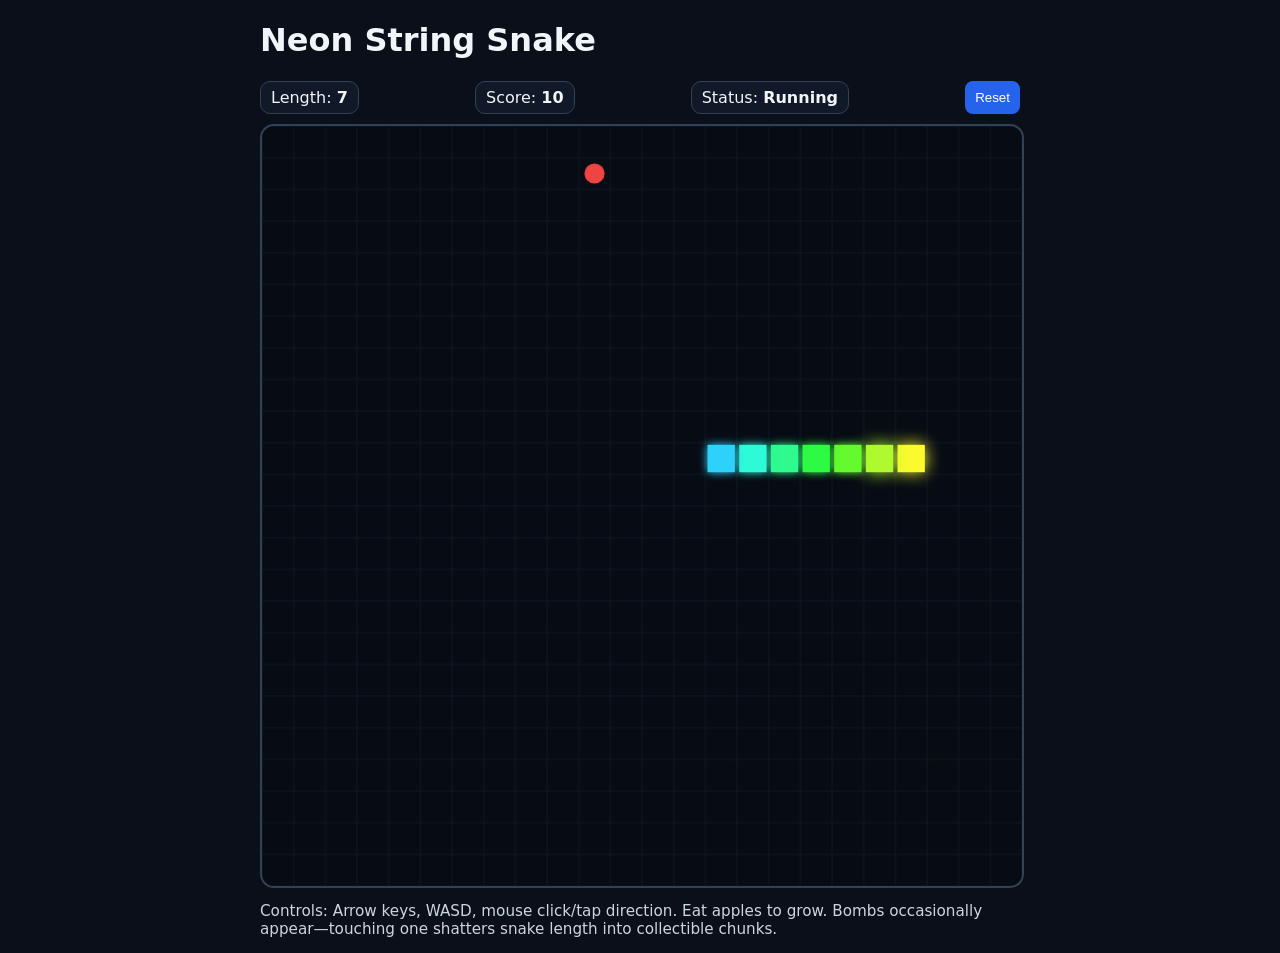
<file: games/snake/index.html>
<!doctype html>
<html lang="en">
  <head>
    <meta charset="UTF-8" />
    <meta name="viewport" content="width=device-width, initial-scale=1.0" />
    <title>Neon String Snake</title>
    <style>
      :root { color-scheme: dark; }
      body {
        margin: 0;
        font-family: system-ui, -apple-system, Segoe UI, Roboto, sans-serif;
        background: #0a0f1a;
        color: #f1f5f9;
        display: grid;
        place-items: center;
        min-height: 100vh;
      }
      .wrap { width: min(94vw, 760px); }
      .hud {
        display: flex;
        flex-wrap: wrap;
        gap: 10px;
        justify-content: space-between;
        margin-bottom: 10px;
      }
      .badge { background: #111827; border: 1px solid #334155; border-radius: 10px; padding: 6px 10px; }
      canvas {
        width: 100%;
        max-width: 760px;
        aspect-ratio: 1;
        border: 2px solid #334155;
        border-radius: 14px;
        background: #070b14;
        touch-action: none;
      }
      .controls { margin-top: 10px; font-size: .95rem; color: #cbd5e1; }
      button {
        background: #2563eb;
        color: white;
        border: 0;
        border-radius: 8px;
        padding: 6px 10px;
        cursor: pointer;
      }
    </style>
  </head>
  <body>
    <main class="wrap">
      <h1>Neon String Snake</h1>
      <div class="hud">
        <div class="badge">Length: <strong id="length">6</strong></div>
        <div class="badge">Score: <strong id="score">0</strong></div>
        <div class="badge">Status: <strong id="status">Running</strong></div>
        <button id="reset">Reset</button>
      </div>
      <canvas id="game" width="720" height="720" aria-label="Snake game"></canvas>
      <p class="controls">
        Controls: Arrow keys, WASD, mouse click/tap direction. Eat apples to grow.
        Bombs occasionally appear—touching one shatters snake length into collectible chunks.
      </p>
    </main>

    <script>
      const canvas = document.getElementById('game');
      const ctx = canvas.getContext('2d');
      const grid = 24;
      const cell = canvas.width / grid;

      const lengthEl = document.getElementById('length');
      const scoreEl = document.getElementById('score');
      const statusEl = document.getElementById('status');
      const resetBtn = document.getElementById('reset');

      let snake, dir, nextDir, apple, bombs, chunks, score, over, tick;

      function randCell() { return { x: (Math.random() * grid) | 0, y: (Math.random() * grid) | 0 }; }
      function same(a, b) { return a.x === b.x && a.y === b.y; }

      function occupied(p) {
        return snake.some(s => same(s, p)) || bombs.some(b => same(b, p)) || chunks.some(c => same(c, p)) || same(apple, p);
      }

      function spawnFree() {
        let p = randCell();
        let guard = 0;
        while (occupied(p) && guard < 500) { p = randCell(); guard++; }
        return p;
      }

      function reset() {
        snake = [];
        for (let i = 0; i < 6; i++) snake.push({ x: 8 - i, y: 10 });
        dir = { x: 1, y: 0 };
        nextDir = { ...dir };
        bombs = [];
        chunks = [];
        score = 0;
        over = false;
        apple = { x: 16, y: 10 };
        tick = 0;
        statusEl.textContent = 'Running';
      }

      function setDirection(nx, ny) {
        if (over) return;
        if (dir.x === -nx && dir.y === -ny) return;
        nextDir = { x: nx, y: ny };
      }

      function shatterSnake() {
        const loss = Math.max(2, Math.floor(snake.length * 0.4));
        const pieces = Math.min(6, loss);
        let remaining = loss;
        for (let i = 0; i < pieces; i++) {
          const size = i === pieces - 1 ? remaining : Math.max(1, ((remaining / (pieces - i)) * (0.6 + Math.random() * 0.8)) | 0);
          remaining -= size;
          chunks.push({ ...spawnFree(), size });
        }
        snake = snake.slice(0, Math.max(3, snake.length - loss));
      }

      function update() {
        if (over) return;
        tick++;
        dir = nextDir;
        const head = { x: (snake[0].x + dir.x + grid) % grid, y: (snake[0].y + dir.y + grid) % grid };

        if (snake.some(s => same(s, head))) {
          over = true;
          statusEl.textContent = 'Game Over (self collision)';
          return;
        }

        snake.unshift(head);

        let grew = false;
        if (same(head, apple)) {
          score += 10;
          apple = spawnFree();
          grew = true;
        }

        const bombIdx = bombs.findIndex(b => same(b, head));
        if (bombIdx >= 0) {
          bombs.splice(bombIdx, 1);
          shatterSnake();
          score = Math.max(0, score - 5);
          statusEl.textContent = 'Boom! Recover chunks.';
          setTimeout(() => { if (!over) statusEl.textContent = 'Running'; }, 600);
        }

        const chunkIdx = chunks.findIndex(c => same(c, head));
        if (chunkIdx >= 0) {
          const part = chunks.splice(chunkIdx, 1)[0];
          for (let i = 0; i < part.size; i++) snake.push({ ...snake[snake.length - 1] });
          score += part.size * 2;
          grew = true;
        }

        if (!grew) snake.pop();

        if (tick % 28 === 0 && bombs.length < 3 && Math.random() < 0.8) bombs.push(spawnFree());

        lengthEl.textContent = snake.length;
        scoreEl.textContent = score;
      }

      function snakeColor(i, t) {
        const hue = (t * 5 + i * 22) % 360;
        return `hsl(${hue} 95% 58%)`;
      }

      function draw() {
        ctx.clearRect(0, 0, canvas.width, canvas.height);

        // subtle grid
        ctx.strokeStyle = '#101826';
        ctx.lineWidth = 1;
        for (let i = 0; i <= grid; i++) {
          ctx.beginPath();
          ctx.moveTo(i * cell, 0); ctx.lineTo(i * cell, canvas.height); ctx.stroke();
          ctx.beginPath();
          ctx.moveTo(0, i * cell); ctx.lineTo(canvas.width, i * cell); ctx.stroke();
        }

        // apple
        ctx.fillStyle = '#ef4444';
        ctx.beginPath();
        ctx.arc((apple.x + .5) * cell, (apple.y + .5) * cell, cell * 0.32, 0, Math.PI * 2);
        ctx.fill();

        // bombs
        bombs.forEach(b => {
          ctx.fillStyle = '#f59e0b';
          ctx.beginPath();
          ctx.arc((b.x + .5) * cell, (b.y + .5) * cell, cell * 0.34, 0, Math.PI * 2);
          ctx.fill();
          ctx.fillStyle = '#111827';
          ctx.fillRect((b.x + .46) * cell, (b.y + .17) * cell, cell * 0.08, cell * 0.16);
        });

        // chunks
        chunks.forEach(c => {
          ctx.fillStyle = '#22d3ee';
          ctx.fillRect(c.x * cell + 3, c.y * cell + 3, cell - 6, cell - 6);
          ctx.fillStyle = '#082f49';
          ctx.font = `${Math.floor(cell * .42)}px sans-serif`;
          ctx.fillText(String(c.size), c.x * cell + cell * .3, c.y * cell + cell * .68);
        });

        // flashing snake
        snake.forEach((s, i) => {
          ctx.fillStyle = snakeColor(i, tick);
          ctx.shadowBlur = i < 2 ? 16 : 8;
          ctx.shadowColor = ctx.fillStyle;
          ctx.fillRect(s.x * cell + 2, s.y * cell + 2, cell - 4, cell - 4);
        });
        ctx.shadowBlur = 0;
      }

      function loop() {
        update();
        draw();
      }

      // keyboard
      addEventListener('keydown', (e) => {
        const k = e.key.toLowerCase();
        if (k === 'arrowup' || k === 'w') setDirection(0, -1);
        if (k === 'arrowdown' || k === 's') setDirection(0, 1);
        if (k === 'arrowleft' || k === 'a') setDirection(-1, 0);
        if (k === 'arrowright' || k === 'd') setDirection(1, 0);
      });

      // pointer direction by relative click/touch from head
      function pointerDirection(clientX, clientY) {
        const rect = canvas.getBoundingClientRect();
        const px = ((clientX - rect.left) / rect.width) * grid;
        const py = ((clientY - rect.top) / rect.height) * grid;
        const hx = snake[0].x + .5;
        const hy = snake[0].y + .5;
        const dx = px - hx;
        const dy = py - hy;
        if (Math.abs(dx) > Math.abs(dy)) setDirection(Math.sign(dx), 0);
        else setDirection(0, Math.sign(dy));
      }

      canvas.addEventListener('click', (e) => pointerDirection(e.clientX, e.clientY));
      canvas.addEventListener('touchstart', (e) => {
        const t = e.changedTouches[0];
        pointerDirection(t.clientX, t.clientY);
      }, { passive: true });

      resetBtn.onclick = reset;
      reset();
      setInterval(loop, 95);
    </script>
  </body>
</html>
</file>
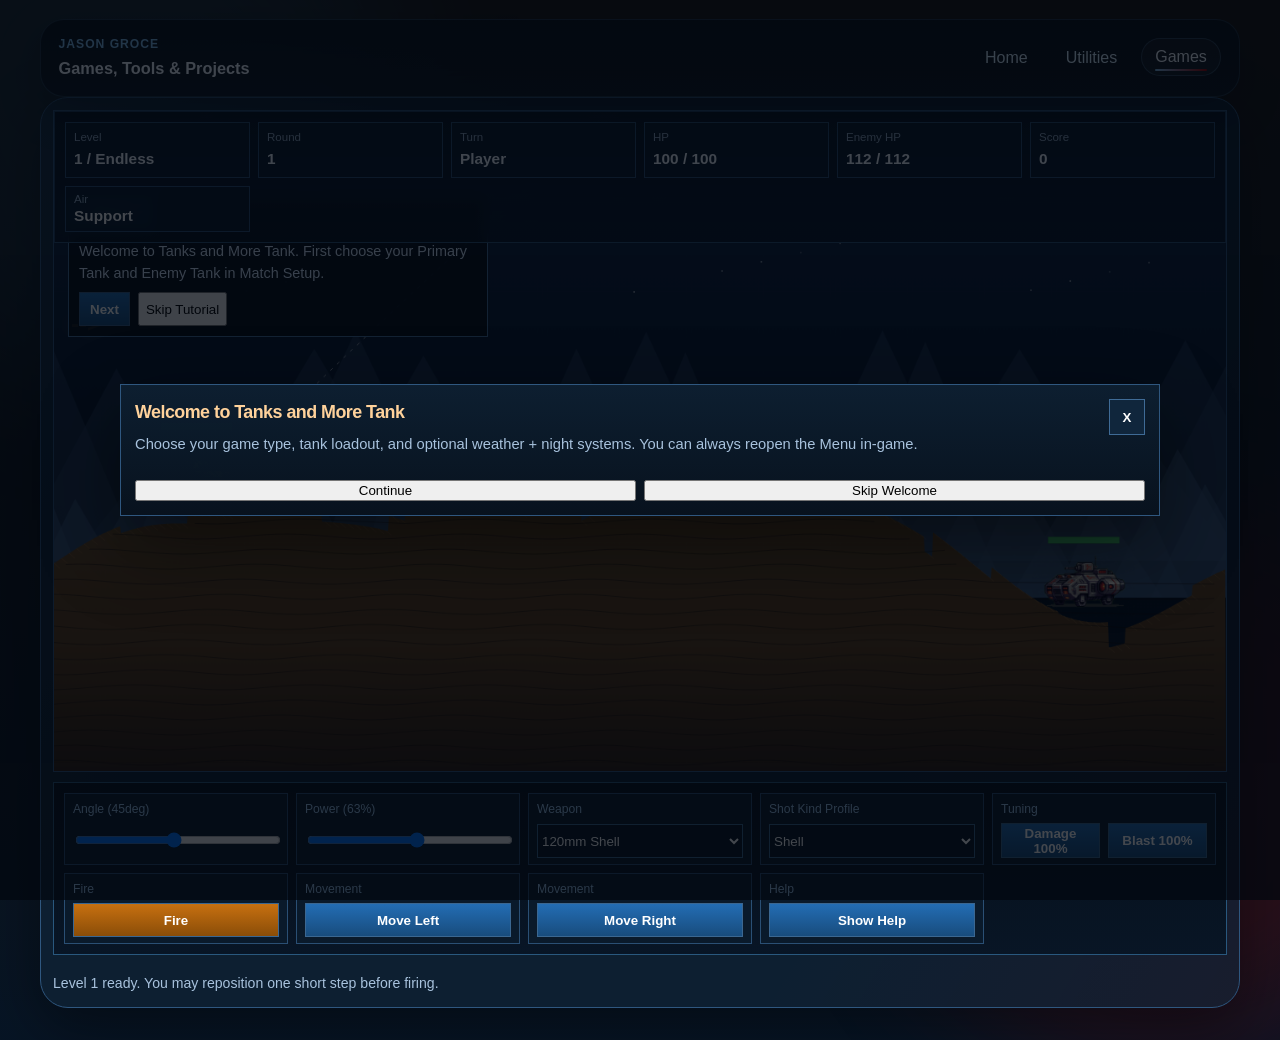
<file: games/tanks-and-more-tank/index.html>
<!doctype html>
<html lang="en">
  <head>
    <meta charset="utf-8">
    <meta name="viewport" content="width=device-width,initial-scale=1">
    <title>Tanks and More Tank | Jason Groce</title>
    <link rel="stylesheet" href="../../assets/css/site.css?v=20260416">
    <style>
      :root {
        --hud-bg: #06121f;
        --hud-border: #1f3f61;
        --panel-bg: #0d1f31;
        --panel-border: #2f577f;
        --accent-orange: #ff8f00;
        --accent-blue: #1e90ff;
        --text: #f2f7ff;
        --muted: #95acc6;
        --danger: #ff5252;
      }
      body {
        background:
          linear-gradient(180deg, rgba(255,143,0,0.08), rgba(30,144,255,0.08)),
          #050a12;
        color: var(--text);
      }
      .game-root {
        display: grid;
        grid-template-columns: 1fr;
        gap: 14px;
      }
      .panel {
        border: 1px solid var(--panel-border);
        background: var(--panel-bg);
        padding: 12px;
      }
      .sidebar {
        position: fixed;
        left: 0;
        top: 0;
        width: min(330px, 92vw);
        height: 100dvh;
        overflow: auto;
        z-index: 80;
        transform: translateX(-104%);
        transition: transform 180ms ease;
      }
      .sidebar.open {
        transform: translateX(0);
      }
      .sidebar h2, .sidebar h3 {
        margin: 0;
      }
      .sidebar-head {
        display: flex;
        align-items: center;
        justify-content: space-between;
      }
      .menu-close {
        border: 1px solid #3f6b96;
        background: #10263c;
        color: #fff;
        width: 36px;
        height: 36px;
        font-weight: 800;
        cursor: pointer;
      }
      .menu-backdrop {
        position: fixed;
        inset: 0;
        background: rgba(2, 8, 15, 0.55);
        opacity: 0;
        pointer-events: none;
        transition: opacity 160ms ease;
        z-index: 70;
      }
      .menu-backdrop.open {
        opacity: 1;
        pointer-events: auto;
      }
      .sidebar h2 {
        font-size: 1.12rem;
        color: #ffd29b;
      }
      .sidebar h3 {
        margin-top: 14px;
        margin-bottom: 8px;
        font-size: 0.96rem;
        color: #9ed0ff;
        letter-spacing: 0.02em;
        text-transform: uppercase;
      }
      .menu-grid {
        display: grid;
        gap: 8px;
      }
      .menu-row {
        display: grid;
        gap: 4px;
      }
      .menu-row label {
        font-size: 0.8rem;
        color: var(--muted);
      }
      .menu-row input, .menu-row select, .menu-row button {
        width: 100%;
      }
      .menu-row input, .menu-row select {
        border: 1px solid #375e86;
        background: #09192a;
        color: #fff;
        min-height: 34px;
        padding: 4px 6px;
      }
      .menu-row button, .toolbar button, #tutorialNext {
        border: 1px solid #375e86;
        background: linear-gradient(180deg, #236db4, #184c7d);
        color: #fff;
        min-height: 34px;
        padding: 6px 10px;
        font-weight: 700;
        cursor: pointer;
      }
      .menu-row button.alt, .toolbar button.alt {
        background: linear-gradient(180deg, #c77010, #8a4d08);
      }
      .right-col {
        display: grid;
        gap: 10px;
      }
      .hud {
        border: 1px solid var(--hud-border);
        background: var(--hud-bg);
        padding: 10px;
        display: grid;
        grid-template-columns: repeat(6, minmax(0, 1fr));
        gap: 8px;
      }
      .hud .item {
        border: 1px solid #2a4f74;
        background: #0a1a2b;
        padding: 6px 8px;
      }
      .item .k { display: block; color: var(--muted); font-size: 0.72rem; }
      .item .v { display: block; font-size: 0.96rem; font-weight: 700; }
      .toolbar {
        display: flex;
        flex-wrap: wrap;
        gap: 8px;
      }
      .bottom-gauges {
        border: 1px solid #29587e;
        background: linear-gradient(180deg, rgba(5,15,26,0.92), rgba(8,21,37,0.92));
        padding: 10px;
        display: grid;
        gap: 8px;
        position: sticky;
        bottom: 0;
        z-index: 60;
        backdrop-filter: blur(6px);
      }
      .menu-launch {
        position: absolute;
        top: 84px;
        left: 12px;
        z-index: 35;
        border: 1px solid #3b6791;
        background: linear-gradient(180deg, #1f5f9b, #16456f);
        color: #fff;
        min-height: 34px;
        min-width: 88px;
        font-weight: 700;
      }
      .gauge-grid {
        display: grid;
        grid-template-columns: repeat(5, minmax(0, 1fr));
        gap: 8px;
      }
      .gauge-cell {
        border: 1px solid #2a4f74;
        background: #0a1a2b;
        padding: 6px 8px;
        display: grid;
        gap: 4px;
      }
      .gauge-cell label {
        font-size: 0.76rem;
        color: #9fc6eb;
      }
      .gauge-cell input, .gauge-cell select, .gauge-cell button {
        width: 100%;
      }
      .gauge-cell input, .gauge-cell select {
        border: 1px solid #3b6791;
        background: #081523;
        color: #fff;
        min-height: 32px;
      }
      .gauge-cell button {
        border: 1px solid #3b6791;
        background: linear-gradient(180deg, #236db4, #184c7d);
        color: #fff;
        min-height: 34px;
        font-weight: 700;
      }
      .gauge-cell button.alt {
        background: linear-gradient(180deg, #c77010, #8a4d08);
      }
      .game-wrap {
        position: relative;
        border: 1px solid #2f577f;
        background: #040b14;
        overflow: hidden;
      }
      .hud.hud-overlay {
        position: absolute;
        left: 0;
        right: 0;
        top: 0;
        z-index: 40;
        border-bottom: 1px solid rgba(47, 87, 127, 0.9);
        background: linear-gradient(180deg, rgba(6,18,31,0.94), rgba(6,18,31,0.72));
        backdrop-filter: blur(6px);
      }
      .hud.hud-overlay .item {
        background: rgba(10, 26, 43, 0.7);
      }
      .hud-action {
        border: 1px solid #2a4f74;
        background: rgba(10, 26, 43, 0.7);
        padding: 6px 8px;
        display: grid;
        gap: 2px;
        align-content: start;
        text-align: left;
        cursor: pointer;
        color: #fff;
        font-family: inherit;
      }
      .hud-action .k { display: block; color: var(--muted); font-size: 0.72rem; }
      .hud-action .v { display: block; font-size: 0.96rem; font-weight: 800; }

      .air-popover {
        position: absolute;
        right: 12px;
        top: 72px;
        width: min(320px, calc(100% - 24px));
        border: 1px solid #2a4f74;
        background: rgba(8, 21, 37, 0.92);
        padding: 10px;
        z-index: 55;
        display: none;
      }
      .air-popover.open { display: block; }
      .air-popover .row { display: grid; gap: 4px; margin-bottom: 8px; }
      .air-popover label { font-size: 0.8rem; color: var(--muted); }
      .air-popover select, .air-popover button {
        width: 100%;
        border: 1px solid #375e86;
        background: #09192a;
        color: #fff;
        min-height: 34px;
        padding: 4px 6px;
      }
      .air-popover button {
        background: linear-gradient(180deg, #236db4, #184c7d);
        font-weight: 800;
        cursor: pointer;
      }
      .air-popover button.alt { background: linear-gradient(180deg, #c77010, #8a4d08); }
      #gameCanvas {
        width: 100%;
        max-width: 1400px;
        aspect-ratio: 16 / 9;
        display: block;
        background: radial-gradient(circle at 20% 0%, #173456 0%, #08172a 45%, #040b14 100%);
      }
      .overlay-help {
        position: absolute;
        left: 14px;
        top: 84px;
        width: min(420px, calc(100% - 28px));
        border: 1px solid #47709a;
        background: rgba(4, 12, 20, 0.92);
        padding: 10px;
        display: none;
        z-index: 30;
      }
      .overlay-help.active {
        display: block;
      }
      .overlay-help h3 {
        margin: 0 0 6px 0;
        color: #ffd18b;
      }
      .overlay-help p {
        margin: 0 0 8px 0;
        color: #d4e5fa;
        font-size: 0.9rem;
      }
      .arrow-hint {
        position: fixed;
        font-size: 24px;
        color: #ffb74d;
        font-weight: 700;
        text-shadow: 0 0 12px rgba(255,160,70,0.8);
        animation: pulse 1s infinite;
        pointer-events: none;
        display: none;
        z-index: 25;
      }
      .arrow-hint.active {
        display: block;
      }
      @keyframes pulse {
        0% { transform: translateX(0); opacity: 0.5; }
        50% { transform: translateX(5px); opacity: 1; }
        100% { transform: translateX(0); opacity: 0.5; }
      }
      .legend {
        color: #a8c2dd;
        font-size: 0.88rem;
        margin-top: 8px;
      }

      .welcome-overlay {
        position: fixed;
        inset: 0;
        background: rgba(2, 8, 15, 0.74);
        display: none;
        align-items: center;
        justify-content: center;
        z-index: 120;
        padding: 14px;
      }
      .welcome-overlay.open { display: flex; }
      .welcome-card {
        width: min(1040px, 96vw);
        max-height: min(92dvh, 900px);
        overflow: auto;
        border: 1px solid #2f577f;
        background: linear-gradient(180deg, rgba(13,31,49,0.98), rgba(8,18,30,0.98));
        box-shadow: 0 30px 80px rgba(0,0,0,0.45);
        padding: 14px;
      }
      .welcome-card[data-step="1"] .welcome-grid { display: none; }
      .welcome-card[data-step="1"] .welcome-actions { display: none; }
      .welcome-card[data-step="2"] #welcomeTankGallery { display: none; }
      .welcome-card[data-step="2"] #welcomeWeatherDetails { display: none; }
      .welcome-card[data-step="2"] #welcomeNightDetails { display: none; }
      .welcome-card[data-step="2"] .welcome-actions { display: none; }
      .welcome-card[data-step="3"] #welcomeModeList { display: none; }
      .welcome-card[data-step="3"] .welcome-actions { display: grid; }
      .welcome-nav {
        display: none;
        margin-top: 12px;
        grid-template-columns: 1fr 1fr;
        gap: 8px;
      }
      .welcome-card[data-step="1"] #welcomeNav1 { display: grid; }
      .welcome-card[data-step="2"] #welcomeNav2 { display: grid; }
      .welcome-card[data-step="3"] #welcomeNav3 { display: grid; }
      .welcome-head {
        display: flex;
        align-items: start;
        justify-content: space-between;
        gap: 10px;
        margin-bottom: 8px;
      }
      .welcome-head h2 {
        margin: 0;
        font-size: 1.12rem;
        color: #ffd29b;
      }
      .welcome-sub {
        color: #a8c2dd;
        margin-top: 6px;
        margin-bottom: 12px;
        font-size: 0.92rem;
      }
      .welcome-grid {
        display: grid;
        grid-template-columns: minmax(280px, 1fr) minmax(280px, 1.05fr);
        gap: 12px;
      }
      .mode-list {
        display: grid;
        gap: 8px;
        margin-bottom: 10px;
      }
      .mode-item {
        border: 1px solid #2a4f74;
        background: rgba(10, 26, 43, 0.72);
        padding: 10px;
      }
      .mode-item label {
        display: grid;
        grid-template-columns: auto 1fr;
        gap: 8px;
        align-items: start;
        cursor: pointer;
      }
      .mode-item .title { font-weight: 800; }
      .mode-item .desc { color: var(--muted); font-size: 0.86rem; margin-top: 4px; }
      .welcome-actions {
        display: grid;
        grid-template-columns: 1fr 1fr;
        gap: 8px;
        margin-top: 12px;
      }
      .welcome-actions button {
        border: 1px solid #375e86;
        background: linear-gradient(180deg, #236db4, #184c7d);
        color: #fff;
        min-height: 36px;
        padding: 8px 12px;
        font-weight: 800;
        cursor: pointer;
      }
      .welcome-actions button.alt {
        background: linear-gradient(180deg, #c77010, #8a4d08);
      }
      .welcome-actions button.ghost {
        background: rgba(9, 25, 42, 0.65);
      }
      .welcome-details {
        border: 1px solid #2a4f74;
        background: rgba(8, 21, 37, 0.66);
        padding: 10px;
      }
      .welcome-details summary {
        cursor: pointer;
        font-weight: 800;
        color: #9ed0ff;
      }
      .welcome-details[open] summary { margin-bottom: 8px; }
      .welcome-form {
        display: grid;
        gap: 8px;
      }
      .welcome-form .row {
        display: grid;
        gap: 4px;
      }
      .welcome-form label { font-size: 0.8rem; color: var(--muted); }
      .welcome-form input, .welcome-form select, .welcome-form button {
        width: 100%;
        border: 1px solid #375e86;
        background: #09192a;
        color: #fff;
        min-height: 34px;
        padding: 4px 6px;
      }
      .carousel {
        display: grid;
        grid-template-columns: auto minmax(0, 1fr) auto;
        align-items: center;
        gap: 8px;
      }
      .carousel button {
        width: 42px;
        min-height: 42px;
        border: 1px solid #375e86;
        background: rgba(9,25,42,0.75);
        color: #fff;
        font-weight: 900;
        cursor: pointer;
      }
      .carousel .mid {
        display: grid;
        grid-template-columns: 84px 1fr;
        gap: 10px;
        align-items: center;
      }
      .carousel img {
        width: 84px;
        height: 52px;
        object-fit: contain;
        border: 1px solid rgba(255,255,255,0.16);
        background: #102238;
      }
      .carousel .name { font-weight: 800; }
      .carousel .meta { color: var(--muted); font-size: 0.82rem; }
      .hidden-file { display: none; }
      .pill {
        display: inline-block;
        padding: 2px 8px;
        border: 1px solid rgba(255,255,255,0.16);
        border-radius: 999px;
        color: #bfe0ff;
        background: rgba(11, 34, 56, 0.6);
        font-size: 0.78rem;
        margin-left: 6px;
      }
      @media (max-width: 1200px) {
        .hud { grid-template-columns: repeat(3, minmax(0, 1fr)); }
        .menu-launch { top: 130px; }
        .overlay-help { top: 130px; }
      }
      @media (max-width: 800px) {
        .hud { grid-template-columns: repeat(2, minmax(0, 1fr)); }
        .gauge-grid { grid-template-columns: repeat(2, minmax(0, 1fr)); }
        .menu-launch { top: 176px; }
        .overlay-help { top: 176px; }
      }
      @media (max-width: 560px) {
        .gauge-grid { grid-template-columns: 1fr; }
        .sidebar .menu-grid {
          grid-template-columns: 1fr 1fr;
        }
        .welcome-grid { grid-template-columns: 1fr; }
      }
    </style>
  </head>
  <body>
    <main class="content">
      <header class="site-header">
        <a class="brand-lockup" href="../../index.html">
          <strong>Jason Groce</strong>
          <span>Games, Tools & Projects</span>
        </a>
        <nav class="site-menu" aria-label="Primary">
          <a class="menu-link" href="../../index.html">Home</a>
          <a class="menu-link" href="../../utilities/index.html">Utilities</a>
          <a class="menu-link active" href="../index.html">Games</a>
        </nav>
      </header>

      <div class="welcome-overlay" id="welcomeOverlay" aria-hidden="true">
        <div class="welcome-card" id="welcomeCard" data-step="1" role="dialog" aria-modal="true" aria-label="Tanks welcome menu">
          <div class="welcome-head">
            <div>
              <h2>Welcome to Tanks and More Tank</h2>
              <div class="welcome-sub">Choose your game type, tank loadout, and optional weather + night systems. You can always reopen the Menu in-game.</div>
            </div>
            <button class="menu-close" id="welcomeCloseBtn" aria-label="Close welcome menu">X</button>
          </div>

          <div class="welcome-grid">
            <div>
              <div class="mode-list" id="welcomeModeList" role="radiogroup" aria-label="Game mode">
                <div class="mode-item">
                  <label>
                    <input type="radio" name="gameMode" value="leveled">
                    <div>
                      <div class="title">Leveled Campaign <span class="pill">15 levels</span></div>
                      <div class="desc">Plays the built-in levels in order. Good for learning and practice.</div>
                    </div>
                  </label>
                </div>
                <div class="mode-item">
                  <label>
                    <input type="radio" name="gameMode" value="auto" checked>
                    <div>
                      <div class="title">Auto Generated Levels <span class="pill">endless</span></div>
                      <div class="desc">Procedural terrain + evolving AI. Great for score runs.</div>
                    </div>
                  </label>
                </div>
                <div class="mode-item">
                  <label>
                    <input type="radio" name="gameMode" value="custom">
                    <div>
                      <div class="title">Custom Rules</div>
                      <div class="desc">Customize wind, rain, and air support before generating an auto map.</div>
                    </div>
                  </label>
                </div>
                <div class="mode-item">
                  <label>
                    <input type="radio" name="gameMode" value="night">
                    <div>
                      <div class="title">Night Tanks</div>
                      <div class="desc">The arena is dark. Shots briefly illuminate the world. Earn flares after missed shots.</div>
                    </div>
                  </label>
                </div>
              </div>

              <details class="welcome-details" id="welcomeTankGallery" open>
                <summary>Tank Gallery</summary>
                <div class="welcome-form">
                  <div class="row">
                    <label>Hero Tank</label>
                    <div class="carousel">
                      <button type="button" id="heroPrevBtn" aria-label="Previous hero tank">◀</button>
                      <div class="mid">
                        <img id="heroPreviewImg" alt="Hero tank preview">
                        <div>
                          <div class="name" id="heroPreviewName">Hero</div>
                          <div class="meta" id="heroPreviewMeta">Use arrows or the in-menu selects.</div>
                        </div>
                      </div>
                      <button type="button" id="heroNextBtn" aria-label="Next hero tank">▶</button>
                    </div>
                  </div>
                  <div class="row">
                    <label>Enemy Tank</label>
                    <div class="carousel">
                      <button type="button" id="enemyPrevBtn" aria-label="Previous enemy tank">◀</button>
                      <div class="mid">
                        <img id="enemyPreviewImg" alt="Enemy tank preview">
                        <div>
                          <div class="name" id="enemyPreviewName">Enemy</div>
                          <div class="meta" id="enemyPreviewMeta">You can change anytime.</div>
                        </div>
                      </div>
                      <button type="button" id="enemyNextBtn" aria-label="Next enemy tank">▶</button>
                    </div>
                  </div>
                </div>
              </details>
            </div>

            <div>
              <details class="welcome-details" id="welcomeWeatherDetails" open>
                <summary>Weather & Air Support</summary>
                <div class="welcome-form">
                  <div class="row">
                    <label for="welcomeWindEnabled">Wind</label>
                    <select id="welcomeWindEnabled">
                      <option value="off">Off</option>
                      <option value="on">On</option>
                    </select>
                  </div>
                  <div class="row">
                    <label for="welcomeWindStrength">Wind Strength (<span id="welcomeWindStrengthValue">0</span>)</label>
                    <input id="welcomeWindStrength" type="range" min="-100" max="100" step="1" value="0">
                  </div>
                  <div class="row">
                    <label for="welcomeRainEnabled">Rain</label>
                    <select id="welcomeRainEnabled">
                      <option value="off">Off</option>
                      <option value="on">On</option>
                    </select>
                  </div>
                  <div class="row">
                    <label for="welcomeRainIntensity">Rain Intensity (<span id="welcomeRainIntensityValue">0</span>%)</label>
                    <input id="welcomeRainIntensity" type="range" min="0" max="100" step="1" value="0">
                  </div>
                  <div class="row">
                    <label for="welcomeBomberMode">Air Bomber Availability</label>
                    <select id="welcomeBomberMode">
                      <option value="off">Off</option>
                      <option value="once">Once per match</option>
                      <option value="every3">Once every 3 rounds</option>
                      <option value="every5">Once every 5 rounds</option>
                      <option value="afterHit">Unlocked after first hit</option>
                    </select>
                  </div>
                  <div class="row">
                    <label for="welcomeBomberBombs">Bombs Per Call (<span id="welcomeBomberBombsValue">3</span>)</label>
                    <input id="welcomeBomberBombs" type="range" min="1" max="6" step="1" value="3">
                  </div>
                </div>
              </details>

              <details class="welcome-details" id="welcomeNightDetails">
                <summary>Night Tanks Settings</summary>
                <div class="welcome-form">
                  <div class="row">
                    <label for="welcomeDarkness">Darkness (<span id="welcomeDarknessValue">70</span>%)</label>
                    <input id="welcomeDarkness" type="range" min="0" max="100" step="1" value="70">
                  </div>
                  <div class="row">
                    <label for="welcomeShotLightRadius">Shot Light Radius (<span id="welcomeShotLightRadiusValue">170</span>)</label>
                    <input id="welcomeShotLightRadius" type="range" min="60" max="360" step="1" value="170">
                  </div>
                  <div class="row">
                    <label for="welcomeShotLightIntensity">Shot Brightness (<span id="welcomeShotLightIntensityValue">85</span>%)</label>
                    <input id="welcomeShotLightIntensity" type="range" min="20" max="100" step="1" value="85">
                  </div>
                  <div class="row">
                    <label for="welcomeFlareAfterMisses">Grant Flare After Misses (<span id="welcomeFlareAfterMissesValue">3</span>)</label>
                    <input id="welcomeFlareAfterMisses" type="range" min="1" max="7" step="1" value="3">
                  </div>
                  <div class="row">
                    <label for="welcomeFlareRadius">Flare Radius (<span id="welcomeFlareRadiusValue">260</span>)</label>
                    <input id="welcomeFlareRadius" type="range" min="120" max="520" step="1" value="260">
                  </div>
                  <div class="row">
                    <label for="welcomeFlareIntensity">Flare Brightness (<span id="welcomeFlareIntensityValue">95</span>%)</label>
                    <input id="welcomeFlareIntensity" type="range" min="20" max="100" step="1" value="95">
                  </div>
                  <div class="row">
                    <label for="welcomeFlareMax">Max Flares / Match (<span id="welcomeFlareMaxValue">2</span>)</label>
                    <input id="welcomeFlareMax" type="range" min="0" max="5" step="1" value="2">
                  </div>
                </div>
              </details>

              <details class="welcome-details" open>
                <summary>Builder</summary>
                <div class="welcome-form">
                  <div class="row">
                    <label>Open Tank Level Builder (new tab)</label>
                    <a class="menu-link" href="./tools/tank-level-builder.html" target="_blank" rel="noreferrer">Open Tank Level Builder</a>
                  </div>
                </div>
              </details>

              <div class="welcome-actions">
                <button class="alt" type="button" id="welcomeStartBtn">Start Game</button>
                <button class="ghost" type="button" id="welcomeDefaultsBtn">Play Defaults</button>
              </div>
            </div>
          </div>

          <div class="welcome-nav" id="welcomeNav1">
            <button class="alt" type="button" id="welcomeContinueBtn">Continue</button>
            <button class="ghost" type="button" id="welcomeSkipBtn">Skip Welcome</button>
          </div>
          <div class="welcome-nav" id="welcomeNav2">
            <button class="ghost" type="button" id="welcomeBackBtn">Back</button>
            <button class="alt" type="button" id="welcomeNextBtn">Next</button>
          </div>
          <div class="welcome-nav" id="welcomeNav3">
            <button class="ghost" type="button" id="welcomeBackBtn2">Back</button>
            <button class="alt" type="button" id="welcomeStartBtn2">Start</button>
          </div>
        </div>
      </div>

      <section class="panel game-root">
        <aside class="sidebar" id="mainSidebar">
          <div class="sidebar-head">
            <h2>Tanks and More Tank</h2>
            <button class="menu-close" id="menuCloseBtn" aria-label="Close menu">X</button>
          </div>
          <div class="legend">Scorched-earth style endless levels with evolving AI, score climb, and unlockable weapons.</div>

          <h3>Match Setup</h3>
          <div class="menu-grid">
            <div class="menu-row">
              <label for="difficultySelect">Difficulty</label>
              <select id="difficultySelect">
                <option value="easy">Easy</option>
                <option value="medium">Medium</option>
                <option value="hard">Hard</option>
              </select>
            </div>
            <div class="menu-row">
              <label for="playerTankSelect">Primary Tank</label>
              <select id="playerTankSelect"></select>
            </div>
            <div class="menu-row">
              <label for="enemyTankSelect">Enemy Tank</label>
              <select id="enemyTankSelect"></select>
            </div>
            <div class="menu-row">
              <label for="playerNameInput">Hero Call Sign</label>
              <input id="playerNameInput" type="text" value="Player One">
            </div>
          </div>

          <h3>Actions</h3>
          <div class="menu-grid">
            <div class="menu-row"><button id="startButton">Start Match</button></div>
            <div class="menu-row"><button id="nextTurnButton">Force Next Turn</button></div>
            <div class="menu-row"><button id="resetLevelButton">Retry Level</button></div>
            <div class="menu-row"><button id="tutorialButton">Toggle Tutorial</button></div>
          </div>
        </aside>
        <div class="menu-backdrop" id="menuBackdrop"></div>

        <div class="right-col">
          <div class="game-wrap">
            <div class="hud hud-overlay">
              <div class="item"><span class="k">Level</span><span class="v" id="hudLevel">1 / Endless</span></div>
              <div class="item"><span class="k">Round</span><span class="v" id="hudRound">1</span></div>
              <div class="item"><span class="k">Turn</span><span class="v" id="hudTurn">Player</span></div>
              <div class="item"><span class="k">HP</span><span class="v" id="hudHp">100 / 100</span></div>
              <div class="item"><span class="k">Enemy HP</span><span class="v" id="hudEnemyHp">100 / 100</span></div>
              <div class="item"><span class="k">Score</span><span class="v" id="hudScore">0</span></div>
              <button class="hud-action" type="button" id="airSupportBtn"><span class="k">Air</span><span class="v">Support</span></button>
            </div>
            <button class="menu-launch" id="menuToggleBtn">Menu</button>
            <div class="air-popover" id="airSupportPopover" aria-label="Air support">
              <div class="row">
                <label for="bomberDirectionSelect">Bomber Direction</label>
                <select id="bomberDirectionSelect">
                  <option value="ltr">Left to Right</option>
                  <option value="rtl">Right to Left</option>
                </select>
              </div>
              <div class="row"><button type="button" class="alt" id="callBomberBtn">Call Air Bomber</button></div>
              <div class="row"><button type="button" id="callFlareBtn">Drop Flare</button></div>
              <div class="row"><button type="button" id="airSupportCloseBtn">Close</button></div>
            </div>
            <canvas id="gameCanvas" width="1400" height="788" aria-label="Tanks battle arena"></canvas>
            <div class="overlay-help" id="tutorialOverlay">
              <h3>Tutorial</h3>
              <p id="tutorialText"></p>
              <div style="display:flex; gap:8px; flex-wrap:wrap;">
                <button id="tutorialNext">Next</button>
                <button id="tutorialSkip">Skip Tutorial</button>
              </div>
            </div>
            <div class="arrow-hint" id="arrowHint">--&gt;</div>
          </div>
          <div class="bottom-gauges" aria-label="Game controls">
            <div class="gauge-grid">
              <div class="gauge-cell">
                <label for="angleInput">Angle (<span id="angleValue">45</span>deg)</label>
                <input id="angleInput" type="range" min="5" max="89" step="1" value="45">
              </div>
              <div class="gauge-cell">
                <label for="powerInput">Power (<span id="powerValue">63</span>%)</label>
                <input id="powerInput" type="range" min="20" max="100" step="1" value="63">
              </div>
              <div class="gauge-cell">
                <label for="weaponSelect">Weapon</label>
                <select id="weaponSelect"></select>
              </div>
              <div class="gauge-cell">
                <label for="shotKindProfileSelect">Shot Kind Profile</label>
                <select id="shotKindProfileSelect">
                  <option value="shell">Shell</option>
                  <option value="heavy">Heavy</option>
                  <option value="cluster">Cluster</option>
                  <option value="napalm">Napalm</option>
                  <option value="rail">Rail</option>
                  <option value="quantum">Quantum</option>
                  <option value="bomber">Bomber</option>
                </select>
              </div>
              <div class="gauge-cell">
                <label>Tuning</label>
                <div style="display:grid; grid-template-columns: 1fr 1fr; gap:8px;">
                  <button type="button" id="damage100Btn">Damage 100%</button>
                  <button type="button" id="blast100Btn">Blast 100%</button>
                </div>
              </div>
            </div>
            <div class="gauge-grid">
              <div class="gauge-cell"><label>Fire</label><button id="fireButton" class="alt">Fire</button></div>
              <div class="gauge-cell"><label>Movement</label><button id="moveLeftBtn">Move Left</button></div>
              <div class="gauge-cell"><label>Movement</label><button id="moveRightBtn">Move Right</button></div>
              <div class="gauge-cell"><label>Help</label><button id="hintBtn">Show Help</button></div>
            </div>
          </div>
          <div class="legend" id="statusLine">
            Select your tank, choose enemy tank, set angle/power, then fire. Easy mode shows a longer dotted aim guide.
          </div>
        </div>
      </section>
    </main>

    <script>
      (() => {
        const canvas = document.getElementById("gameCanvas");
        const ctx = canvas.getContext("2d");
        const statusLine = document.getElementById("statusLine");

        const angleInput = document.getElementById("angleInput");
        const powerInput = document.getElementById("powerInput");
        const angleValue = document.getElementById("angleValue");
        const powerValue = document.getElementById("powerValue");
        const weaponSelect = document.getElementById("weaponSelect");
        const difficultySelect = document.getElementById("difficultySelect");
        const playerTankSelect = document.getElementById("playerTankSelect");
        const enemyTankSelect = document.getElementById("enemyTankSelect");
        const playerNameInput = document.getElementById("playerNameInput");
        const bomberDirectionSelect = document.getElementById("bomberDirectionSelect");
        const shotKindProfileSelect = document.getElementById("shotKindProfileSelect");
        const damage100Btn = document.getElementById("damage100Btn");
        const blast100Btn = document.getElementById("blast100Btn");

        const hud = {
          level: document.getElementById("hudLevel"),
          round: document.getElementById("hudRound"),
          turn: document.getElementById("hudTurn"),
          hp: document.getElementById("hudHp"),
          enemyHp: document.getElementById("hudEnemyHp"),
          score: document.getElementById("hudScore")
        };

        const tutorialOverlay = document.getElementById("tutorialOverlay");
        const tutorialText = document.getElementById("tutorialText");
        const tutorialNext = document.getElementById("tutorialNext");
        const tutorialSkip = document.getElementById("tutorialSkip");
        const arrowHint = document.getElementById("arrowHint");
        const mainSidebar = document.getElementById("mainSidebar");
        const menuBackdrop = document.getElementById("menuBackdrop");
        const menuToggleBtn = document.getElementById("menuToggleBtn");
        const menuCloseBtn = document.getElementById("menuCloseBtn");
        const airSupportBtn = document.getElementById("airSupportBtn");
        const airSupportPopover = document.getElementById("airSupportPopover");
        const airSupportCloseBtn = document.getElementById("airSupportCloseBtn");

        const welcomeOverlay = document.getElementById("welcomeOverlay");
        const welcomeCard = document.getElementById("welcomeCard");
        const welcomeCloseBtn = document.getElementById("welcomeCloseBtn");
        const welcomeStartBtn = document.getElementById("welcomeStartBtn");
        const welcomeDefaultsBtn = document.getElementById("welcomeDefaultsBtn");
        const welcomeContinueBtn = document.getElementById("welcomeContinueBtn");
        const welcomeSkipBtn = document.getElementById("welcomeSkipBtn");
        const welcomeBackBtn = document.getElementById("welcomeBackBtn");
        const welcomeNextBtn = document.getElementById("welcomeNextBtn");
        const welcomeBackBtn2 = document.getElementById("welcomeBackBtn2");
        const welcomeStartBtn2 = document.getElementById("welcomeStartBtn2");
        const welcomeNightDetails = document.getElementById("welcomeNightDetails");
        const welcomeTankGallery = document.getElementById("welcomeTankGallery");
        const welcomeWeatherDetails = document.getElementById("welcomeWeatherDetails");

        const heroPrevBtn = document.getElementById("heroPrevBtn");
        const heroNextBtn = document.getElementById("heroNextBtn");
        const enemyPrevBtn = document.getElementById("enemyPrevBtn");
        const enemyNextBtn = document.getElementById("enemyNextBtn");
        const heroPreviewImg = document.getElementById("heroPreviewImg");
        const enemyPreviewImg = document.getElementById("enemyPreviewImg");
        const heroPreviewName = document.getElementById("heroPreviewName");
        const enemyPreviewName = document.getElementById("enemyPreviewName");
        const heroPreviewMeta = document.getElementById("heroPreviewMeta");
        const enemyPreviewMeta = document.getElementById("enemyPreviewMeta");

        const welcomeWindEnabled = document.getElementById("welcomeWindEnabled");
        const welcomeWindStrength = document.getElementById("welcomeWindStrength");
        const welcomeWindStrengthValue = document.getElementById("welcomeWindStrengthValue");
        const welcomeRainEnabled = document.getElementById("welcomeRainEnabled");
        const welcomeRainIntensity = document.getElementById("welcomeRainIntensity");
        const welcomeRainIntensityValue = document.getElementById("welcomeRainIntensityValue");
        const welcomeBomberMode = document.getElementById("welcomeBomberMode");
        const welcomeBomberBombs = document.getElementById("welcomeBomberBombs");
        const welcomeBomberBombsValue = document.getElementById("welcomeBomberBombsValue");

        const welcomeDarkness = document.getElementById("welcomeDarkness");
        const welcomeDarknessValue = document.getElementById("welcomeDarknessValue");
        const welcomeShotLightRadius = document.getElementById("welcomeShotLightRadius");
        const welcomeShotLightRadiusValue = document.getElementById("welcomeShotLightRadiusValue");
        const welcomeShotLightIntensity = document.getElementById("welcomeShotLightIntensity");
        const welcomeShotLightIntensityValue = document.getElementById("welcomeShotLightIntensityValue");
        const welcomeFlareAfterMisses = document.getElementById("welcomeFlareAfterMisses");
        const welcomeFlareAfterMissesValue = document.getElementById("welcomeFlareAfterMissesValue");
        const welcomeFlareRadius = document.getElementById("welcomeFlareRadius");
        const welcomeFlareRadiusValue = document.getElementById("welcomeFlareRadiusValue");
        const welcomeFlareIntensity = document.getElementById("welcomeFlareIntensity");
        const welcomeFlareIntensityValue = document.getElementById("welcomeFlareIntensityValue");
        const welcomeFlareMax = document.getElementById("welcomeFlareMax");
        const welcomeFlareMaxValue = document.getElementById("welcomeFlareMaxValue");

        const imageKeys = [
          "vehicles_tank_heavy_792x276.webp",
          "vehicles_tank_light_792x276.webp",
          "vehicles_vehicle_tank_futuristic_792x276.webp",
          "vehicles_vehicle_tank_futuristic_assault_792x276.webp",
          "vehicles_vehicle_tank_futuristic_command_792x276.webp",
          "vehicles_vehicle_tank_futuristic_hover1_792x276.webp",
          "vehicles_vehicle_tank_futuristic_mechhybrid_792x276.webp",
          "vehicles_vehicle_tank_futuristic_recon_792x276.webp",
          "scifi_vehicle_armoredtransport_459x145.webp",
          "scifi_vehicle_fighter_459x145.webp",
          "scifi_vehicle_hoverbike_459x145.webp",
          "scifi_vehicle_hovercar_compact_459x145.webp",
          "scifi_vehicle_mechwarrior_heavy_792x276.webp",
          "scifi_vehicle_mechwarrior_light_459x145.webp"
        ];

        const tankTitles = {
          "vehicles_tank_heavy_792x276.webp": "Iron Mammoth",
          "vehicles_tank_light_792x276.webp": "Dust Scout",
          "vehicles_vehicle_tank_futuristic_792x276.webp": "Nova Siege",
          "vehicles_vehicle_tank_futuristic_assault_792x276.webp": "Pulse Breaker",
          "vehicles_vehicle_tank_futuristic_command_792x276.webp": "Command Core",
          "vehicles_vehicle_tank_futuristic_hover1_792x276.webp": "Hover Pike",
          "vehicles_vehicle_tank_futuristic_mechhybrid_792x276.webp": "Steel Hydra",
          "vehicles_vehicle_tank_futuristic_recon_792x276.webp": "Ghost Radar",
          "scifi_vehicle_armoredtransport_459x145.webp": "Titan Carrier",
          "scifi_vehicle_fighter_459x145.webp": "Sky Lancer",
          "scifi_vehicle_hoverbike_459x145.webp": "Rift Bike",
          "scifi_vehicle_hovercar_compact_459x145.webp": "Comet Rider",
          "scifi_vehicle_mechwarrior_heavy_792x276.webp": "Atlas Walker",
          "scifi_vehicle_mechwarrior_light_459x145.webp": "Viper Walker"
        };
        const baseFacingRightByImage = {
          "vehicle_boro_tanker_685x289.webp": true,
          "vehicle_semi_tank_700x283.webp": true
        };

        const weapons = [
          { key: "shell", name: "120mm Shell", unlock: 1, speed: 11, radius: 42, damage: 34, color: "#ffc66d", trail: "#ffe7ba" },
          { key: "heavy", name: "Heavy Buster", unlock: 3, speed: 10, radius: 58, damage: 52, color: "#ff9f43", trail: "#ffd2a1" },
          { key: "cluster", name: "Cluster Storm", unlock: 5, speed: 10.5, radius: 36, damage: 21, cluster: 4, color: "#c6c2ff", trail: "#e4e1ff" },
          { key: "napalm", name: "Napalm Bloom", unlock: 8, speed: 9.8, radius: 66, damage: 60, burn: true, color: "#ff5f3e", trail: "#ffb29f" },
          { key: "rail", name: "Rail Lance", unlock: 11, speed: 14, radius: 34, damage: 78, piercing: true, color: "#76ddff", trail: "#c7f1ff" },
          { key: "quantum", name: "Quantum Obliterator", unlock: 14, speed: 12, radius: 82, damage: 95, color: "#ff4fc9", trail: "#ffd1f3" }
        ];

        function weaponExplosionPalette(weapon) {
          const key = weapon?.key || "shell";
          if (key === "heavy") return ["#ffd2a1", "#ff9f43", "#ff6d2a", "#fff1d6"];
          if (key === "cluster") return ["#e4e1ff", "#c6c2ff", "#ffffff", "#d6f6ff"];
          if (key === "napalm") return ["#ffb29f", "#ff5f3e", "#ff2f1a", "#ffe8c9"];
          if (key === "rail") return ["#c7f1ff", "#76ddff", "#ffffff", "#7ffcff"];
          if (key === "quantum") return ["#ffd1f3", "#ff4fc9", "#a34bff", "#76ddff"];
          return ["#ffe7ba", "#ffc66d", "#ff9f43", "#ffffff"];
        }

        function weaponTrailFx(weapon) {
          const key = weapon?.key || "shell";
          if (key === "rail") return { particleLife: 10, particleSize: 2.5, lightLife: 8, lightIntensityMult: 1.12, radiusMult: 0.95 };
          if (key === "cluster") return { particleLife: 9, particleSize: 2.8, lightLife: 7, lightIntensityMult: 1.05, radiusMult: 0.95 };
          if (key === "heavy") return { particleLife: 12, particleSize: 3.2, lightLife: 10, lightIntensityMult: 1.08, radiusMult: 1.0 };
          if (key === "napalm") return { particleLife: 16, particleSize: 3.6, lightLife: 14, lightIntensityMult: 1.18, radiusMult: 1.05 };
          if (key === "quantum") return { particleLife: 18, particleSize: 3.4, lightLife: 16, lightIntensityMult: 1.22, radiusMult: 1.12 };
          return { particleLife: 10, particleSize: 3, lightLife: 9, lightIntensityMult: 1.0, radiusMult: 1.0 };
        }

        function weaponVfxProfile(weapon) {
          const key = weapon?.key || "shell";
          if (key === "heavy") return { sparks: 56, smokes: 22, smokeLife: [40, 78], smokeSize: [10, 22], smokeColors: ["rgba(24,18,10,0.55)", "rgba(70,42,20,0.45)", "rgba(30,24,20,0.55)"] };
          if (key === "cluster") return { sparks: 30, smokes: 34, smokeLife: [44, 92], smokeSize: [10, 24], smokeColors: ["rgba(18,22,42,0.45)", "rgba(120,120,170,0.35)", "rgba(25,25,35,0.55)"] };
          if (key === "napalm") return { sparks: 38, smokes: 34, smokeLife: [52, 110], smokeSize: [12, 28], smokeColors: ["rgba(30,10,6,0.6)", "rgba(88,34,16,0.5)", "rgba(24,16,12,0.6)"] };
          if (key === "rail") return { sparks: 24, smokes: 12, smokeLife: [26, 56], smokeSize: [8, 18], smokeColors: ["rgba(30,60,70,0.32)", "rgba(10,24,28,0.45)"] };
          if (key === "quantum") return { sparks: 50, smokes: 22, smokeLife: [50, 96], smokeSize: [10, 26], smokeColors: ["rgba(45,10,60,0.45)", "rgba(20,40,70,0.35)", "rgba(8,8,18,0.55)"] };
          return { sparks: 42, smokes: 18, smokeLife: [36, 70], smokeSize: [9, 20], smokeColors: ["rgba(20,18,14,0.5)", "rgba(38,32,26,0.45)"] };
        }

        const guides = {
          easy: 0.55,
          medium: 0.22,
          hard: 0
        };

        const aiProfiles = {
          easy: { baseError: 13, powerError: 8, lead: 0.07 },
          medium: { baseError: 7, powerError: 5, lead: 0.04 },
          hard: { baseError: 3.2, powerError: 2.2, lead: 0.02 }
        };

        const images = new Map();
        const extraImages = new Map();
        const state = {
          mode: "auto",
          level: 1,
          rounds: 1,
          totalLevels: 15,
          endlessAutoLevels: true,
          score: 0,
          difficulty: "easy",
          turn: "player",
          activeProjectile: null,
          particles: [],
          craters: [],
          fires: [],
          airBombs: [],
          bomberActive: null,
          bomberTurnPendingEnd: false,
          airBomberCharges: 1,
          terrain: [],
          mountainsFar: [],
          mountainsNear: [],
          customLevelsBySlot: {},
          levelDecor: [],
          player: null,
          enemy: null,
          preMoveUsed: false,
          preMoveAllowance: 0,
          tutorialOn: true,
          tutorialStep: 0,
          lockInput: false,
          firstMatchStarted: false,
          wind: 0,
          rain: { enabled: false, intensity: 0, drops: [] },
          night: { enabled: false, darkness: 0.7, shotLightRadius: 170, shotLightIntensity: 0.85, flareAfterMisses: 3, flareRadius: 260, flareIntensity: 0.95, flareMax: 2 },
          lights: [],
          flares: [],
          flarePlane: null,
          missStreak: 0,
          flareCharges: 0,
          flaresUsed: 0,
          enemySpotted: false,
          airSupport: { mode: "off", bombsPerCall: 3, used: 0, lastRound: -999 }
        };
        const weaponTuning = {};
        ["shell","heavy","cluster","napalm","rail","quantum","bomber"].forEach((k) => {
          weaponTuning[k] = { damageScale: 100, radiusScale: 100 };
        });

        const gravity = 0.18;
        const assetBaseUrl = new URL("./", window.location.href);
        function assetUrl(relPath) {
          return new URL(relPath, assetBaseUrl).toString();
        }
        const world = {
          width: canvas.width,
          height: canvas.height,
          floorMax: canvas.height - 80,
          floorMin: canvas.height * 0.58
        };

        function ensureImageLoaded(fileName) {
          if (!fileName) return null;
          if (images.has(fileName)) return images.get(fileName);
          if (extraImages.has(fileName)) return extraImages.get(fileName);
          const img = new Image();
          img.src = assetUrl(`images/${fileName}`);
          extraImages.set(fileName, img);
          return img;
        }

        function loadImages() {
          return Promise.all(imageKeys.map((file) => new Promise((resolve) => {
            const img = new Image();
            img.onload = () => { images.set(file, img); resolve(); };
            img.onerror = () => resolve();
            img.src = assetUrl(`images/${file}`);
          })));
        }

        function buildSelects() {
          playerTankSelect.innerHTML = "";
          enemyTankSelect.innerHTML = "";
          imageKeys.forEach((key) => {
            const label = tankTitles[key] || key.replace(".webp", "");
            const pOpt = document.createElement("option");
            pOpt.value = key;
            pOpt.textContent = label;
            playerTankSelect.appendChild(pOpt);

            const eOpt = document.createElement("option");
            eOpt.value = key;
            eOpt.textContent = label;
            enemyTankSelect.appendChild(eOpt);
          });
          playerTankSelect.value = "vehicles_tank_heavy_792x276.webp";
          enemyTankSelect.value = "scifi_vehicle_armoredtransport_459x145.webp";
        }

        function refreshWeaponMenu() {
          weaponSelect.innerHTML = "";
          const unlocked = weapons.filter((w) => state.level >= w.unlock);
          unlocked.forEach((w) => {
            const option = document.createElement("option");
            option.value = w.key;
            option.textContent = `${w.name}`;
            weaponSelect.appendChild(option);
          });
          if (!weaponSelect.value && unlocked.length) {
            weaponSelect.value = unlocked[0].key;
          }
        }

        function clamp(n, min, max) {
          return Math.max(min, Math.min(max, n));
        }

        function setWelcomeOpen(isOpen) {
          if (isOpen) {
            welcomeOverlay.classList.add("open");
            welcomeOverlay.setAttribute("aria-hidden", "false");
            if (welcomeCard) welcomeCard.dataset.step = "1";
          } else {
            welcomeOverlay.classList.remove("open");
            welcomeOverlay.setAttribute("aria-hidden", "true");
          }
        }

        function setWelcomeStep(step) {
          if (!welcomeCard) return;
          const s = String(clamp(Number(step) || 1, 1, 3));
          welcomeCard.dataset.step = s;
          if (s === "3") {
            updateCarouselPreviews();
            syncWelcomeDetailsToMode();
          }
        }

        function selectedWelcomeMode() {
          const node = document.querySelector('input[name="gameMode"]:checked');
          return node ? node.value : "auto";
        }

        function syncWelcomeDetailsToMode() {
          const mode = selectedWelcomeMode();
          welcomeNightDetails.style.display = mode === "night" ? "block" : "none";
          document.getElementById("callFlareBtn").style.display = mode === "night" ? "inline-block" : "none";
        }

        let heroCarouselIndex = 0;
        let enemyCarouselIndex = 1;
        function describeTankType(key) {
          const k = String(key || "").toLowerCase();
          if (k.includes("tank_heavy")) return "Heavy Tank";
          if (k.includes("tank_light")) return "Light Tank";
          if (k.includes("mechwarrior")) return "Mech Walker";
          if (k.includes("fighter")) return "Fighter";
          if (k.includes("armoredtransport")) return "Armored Transport";
          if (k.includes("hoverbike")) return "Hover Bike";
          if (k.includes("hovercar")) return "Hover Car";
          if (k.includes("hover1")) return "Hover Tank";
          if (k.includes("command")) return "Command Tank";
          if (k.includes("recon")) return "Recon Tank";
          if (k.includes("assault")) return "Assault Tank";
          if (k.includes("futuristic")) return "Future Tank";
          return "Vehicle";
        }
        function updateCarouselPreviews() {
          const heroKey = imageKeys[clamp(heroCarouselIndex, 0, imageKeys.length - 1)];
          const enemyKey = imageKeys[clamp(enemyCarouselIndex, 0, imageKeys.length - 1)];

          heroPreviewImg.src = assetUrl(`images/${heroKey}`);
          enemyPreviewImg.src = assetUrl(`images/${enemyKey}`);
          heroPreviewName.textContent = tankTitles[heroKey] || heroKey.replace(".webp", "");
          enemyPreviewName.textContent = tankTitles[enemyKey] || enemyKey.replace(".webp", "");
          heroPreviewMeta.textContent = `Type: ${describeTankType(heroKey)}`;
          enemyPreviewMeta.textContent = `Type: ${describeTankType(enemyKey)}`;

          if (playerTankSelect && playerTankSelect.value !== heroKey) playerTankSelect.value = heroKey;
          if (enemyTankSelect && enemyTankSelect.value !== enemyKey) enemyTankSelect.value = enemyKey;
        }

        function moveCarousel(which, dir) {
          if (which === "hero") heroCarouselIndex = (heroCarouselIndex + dir + imageKeys.length) % imageKeys.length;
          if (which === "enemy") enemyCarouselIndex = (enemyCarouselIndex + dir + imageKeys.length) % imageKeys.length;
          updateCarouselPreviews();
        }

        function loadMatchConfigFromWelcome() {
          const mode = selectedWelcomeMode();
          const windOn = welcomeWindEnabled.value === "on";
          const windStrengthRaw = Number(welcomeWindStrength.value) || 0;
          const wind = windOn ? (windStrengthRaw / 100) * 0.12 : 0;

          const rainOn = welcomeRainEnabled.value === "on";
          const rainIntensity = rainOn ? clamp(Number(welcomeRainIntensity.value) || 0, 0, 100) / 100 : 0;

          const bomberMode = welcomeBomberMode.value || "off";
          const bombsPerCall = clamp(Number(welcomeBomberBombs.value) || 3, 1, 6);

          const darkness = clamp(Number(welcomeDarkness.value) || 70, 0, 100) / 100;
          const shotLightRadius = clamp(Number(welcomeShotLightRadius.value) || 170, 60, 360);
          const shotLightIntensity = clamp(Number(welcomeShotLightIntensity.value) || 85, 20, 100) / 100;
          const flareAfterMisses = clamp(Number(welcomeFlareAfterMisses.value) || 3, 1, 7);
          const flareRadius = clamp(Number(welcomeFlareRadius.value) || 260, 120, 520);
          const flareIntensity = clamp(Number(welcomeFlareIntensity.value) || 95, 20, 100) / 100;
          const flareMax = clamp(Number(welcomeFlareMax.value) || 2, 0, 5);

          return {
            mode,
            wind,
            rain: { enabled: rainOn, intensity: rainIntensity },
            bomber: { mode: bomberMode, bombsPerCall },
            night: { enabled: mode === "night", darkness: mode === "night" ? darkness : 0, shotLightRadius, shotLightIntensity, flareAfterMisses, flareRadius, flareIntensity, flareMax }
          };
        }

        function applyMatchConfig(cfg) {
          state.mode = cfg.mode || "auto";
          state.wind = Number(cfg.wind || 0);
          state.rain.enabled = !!cfg.rain?.enabled;
          state.rain.intensity = Number(cfg.rain?.intensity || 0);

          state.night.enabled = !!cfg.night?.enabled;
          state.night.darkness = state.night.enabled ? Number(cfg.night?.darkness ?? 0.7) : 0;
          state.night.shotLightRadius = Number(cfg.night?.shotLightRadius ?? 170);
          state.night.shotLightIntensity = Number(cfg.night?.shotLightIntensity ?? 0.85);
          state.night.flareAfterMisses = Number(cfg.night?.flareAfterMisses ?? 3);
          state.night.flareRadius = Number(cfg.night?.flareRadius ?? 260);
          state.night.flareIntensity = Number(cfg.night?.flareIntensity ?? 0.95);
          state.night.flareMax = Number(cfg.night?.flareMax ?? 2);

          state.airSupport.mode = cfg.bomber?.mode || "off";
          state.airSupport.bombsPerCall = Number(cfg.bomber?.bombsPerCall || 3);
          state.airSupport.used = 0;
          state.airSupport.lastRound = -999;

          state.enemySpotted = false;
          state.missStreak = 0;
          state.flareCharges = 0;
          state.flaresUsed = 0;
          state.flares = [];
          state.lights = [];

          if (state.mode === "leveled") {
            state.endlessAutoLevels = false;
            state.totalLevels = 15;
          } else {
            state.endlessAutoLevels = true;
            state.totalLevels = 15;
          }
        }

        function applyEnvironmentOverrides(envCfg) {
          if (!envCfg) return;
          if (typeof envCfg.wind === "number") state.wind = Number(envCfg.wind) || 0;
          if (envCfg.rain) {
            state.rain.enabled = !!envCfg.rain.enabled;
            state.rain.intensity = Number(envCfg.rain.intensity || 0);
          }
          if (envCfg.bomber) {
            state.airSupport.mode = envCfg.bomber.mode || state.airSupport.mode;
            state.airSupport.bombsPerCall = Number(envCfg.bomber.bombsPerCall || state.airSupport.bombsPerCall);
          }
          if (envCfg.night) {
            state.night.enabled = !!envCfg.night.enabled;
            state.night.darkness = Number(envCfg.night.darkness ?? state.night.darkness);
            state.night.shotLightRadius = Number(envCfg.night.shotLightRadius ?? state.night.shotLightRadius);
            state.night.shotLightIntensity = Number(envCfg.night.shotLightIntensity ?? state.night.shotLightIntensity);
            state.night.flareAfterMisses = Number(envCfg.night.flareAfterMisses ?? state.night.flareAfterMisses);
            state.night.flareRadius = Number(envCfg.night.flareRadius ?? state.night.flareRadius);
            state.night.flareIntensity = Number(envCfg.night.flareIntensity ?? state.night.flareIntensity);
            state.night.flareMax = Number(envCfg.night.flareMax ?? state.night.flareMax);
          }
        }

        function levelEnvironmentFromPayload(lvl) {
          const env = lvl?.environment || lvl?.env || null;
          if (!env) return null;
          const darkness = clamp(Number(env.darkness ?? env.night?.darkness ?? 0), 0, 1);
          const shotLightRadius = clamp(Number(env.shotLightRadius ?? env.lighting?.shotLightRadius ?? 170), 60, 520);
          const shotLightIntensity = clamp(Number(env.shotLightIntensity ?? env.lighting?.shotLightIntensity ?? 0.85), 0.2, 1);
          const flareAfterMisses = clamp(Number(env.flareAfterMisses ?? env.flares?.afterMisses ?? 3), 1, 10);
          const flareRadius = clamp(Number(env.flareRadius ?? env.flares?.radius ?? 260), 120, 620);
          const flareIntensity = clamp(Number(env.flareIntensity ?? env.flares?.flareIntensity ?? 0.95), 0.2, 1);
          const flareMax = clamp(Number(env.flareMax ?? env.flares?.maxPerMatch ?? 2), 0, 20);
          const wind = clamp(Number(env.wind ?? env.weather?.wind ?? 0), -0.2, 0.2);
          const rainIntensity = clamp(Number(env.rainIntensity ?? env.weather?.rainIntensity ?? 0), 0, 1);
          const bomberMode = String(env.bomberMode ?? env.airSupport?.bomberMode ?? "off");
          const bombsPerCall = clamp(Number(env.bombsPerCall ?? env.airSupport?.bombsPerCall ?? 3), 1, 6);
          return {
            wind,
            rain: { enabled: rainIntensity > 0, intensity: rainIntensity },
            bomber: { mode: bomberMode, bombsPerCall },
            night: { enabled: darkness > 0, darkness, shotLightRadius, shotLightIntensity, flareAfterMisses, flareRadius, flareIntensity, flareMax }
          };
        }

        // Custom levels are built in the separate builder tool.

        function startNewMatchFromWelcome(cfg) {
          applyMatchConfig(cfg);
          state.level = 1;
          state.rounds = 1;

          state.score = 0;
          state.turn = "player";
          state.activeProjectile = null;
          state.airBombs = [];
          state.bomberActive = null;
          state.bomberTurnPendingEnd = false;

          state.firstMatchStarted = true;
          state.lockInput = false;
          resetLevel(true);
          document.getElementById("callFlareBtn").style.display = state.night.enabled ? "inline-block" : "none";
          setWelcomeOpen(false);
          setMenuOpen(false);
        }

        function loadSelectedShotProfile() {
          const key = shotKindProfileSelect.value;
          const tune = weaponTuning[key] || { damageScale: 100, radiusScale: 100 };
          const dmg = Math.round(Number(tune.damageScale || 100));
          const blast = Math.round(Number(tune.radiusScale || 100));
          if (damage100Btn) damage100Btn.textContent = `Damage ${dmg}%`;
          if (blast100Btn) blast100Btn.textContent = `Blast ${blast}%`;
        }

        function getTunedWeapon(weapon) {
          const base = weapon || weapons[0];
          const tune = weaponTuning[base.key] || { damageScale: 100, radiusScale: 100 };
          return {
            ...base,
            damage: Number(base.damage) * (Number(tune.damageScale) / 100),
            radius: Number(base.radius) * (Number(tune.radiusScale) / 100)
          };
        }

        function terrainHeightAt(x) {
          const i = Math.max(0, Math.min(world.width - 1, Math.round(x)));
          return state.terrain[i] || world.floorMax;
        }

        function generateTerrain() {
          state.terrain = new Array(world.width);
          const seed = Math.random() * 9000;
          let ridgeShift = 0;
          let cliffBias = 0;
          for (let x = 0; x < world.width; x += 1) {
            const n1 = Math.sin((x + seed) / 110) * 44;
            const n2 = Math.sin((x + seed * 0.41) / 53) * 12;
            const n3 = Math.sin((x + seed * 0.83) / 250) * 63;
            if (x % 80 === 0) ridgeShift += (Math.random() * 2 - 1) * 18;
            if (x % 210 === 0) cliffBias += (Math.random() > 0.5 ? 1 : -1) * (24 + Math.random() * 38);
            cliffBias *= 0.997;
            let h = world.floorMax - 180 + n1 + n2 + n3 + ridgeShift + cliffBias;
            if (state.level > 8) h -= Math.sin((x + seed) / 28) * 16;
            h = Math.max(world.floorMin, Math.min(world.floorMax, h));
            state.terrain[x] = h;
          }
          generateMountainBackdrop(seed);
        }

        function generateMountainBackdrop(seed) {
          state.mountainsFar = [];
          state.mountainsNear = [];
          for (let x = -120; x < world.width + 220; x += 70) {
            const h = 120 + Math.abs(Math.sin((x + seed) * 0.009)) * 120 + Math.random() * 55;
            state.mountainsFar.push({ x, w: 190 + Math.random() * 120, h });
          }
          for (let x = -90; x < world.width + 180; x += 56) {
            const h = 80 + Math.abs(Math.sin((x + seed) * 0.014)) * 98 + Math.random() * 46;
            state.mountainsNear.push({ x, w: 120 + Math.random() * 90, h });
          }
        }

        function imageBaseFacesRight(imageKey) {
          return !!baseFacingRightByImage[imageKey];
        }

        function resolveTankSize(imgKey) {
          const img = images.get(imgKey);
          const base = img ? img.width / img.height : 2.5;
          const width = 122;
          const height = width / base;
          return { width, height };
        }

        function createTank(side, imgKey, hp) {
          const size = resolveTankSize(imgKey);
          const x = side === "left" ? 170 : world.width - 170;
          const groundSink = size.height * 0.14;
          const y = terrainHeightAt(x) - size.height / 2 + groundSink;
          return {
            side,
            x,
            y,
            vx: 0,
            vy: 0,
            angle: side === "left" ? 45 : 135,
            power: 63,
            hp,
            maxHp: hp,
            imageKey: imgKey,
            width: size.width,
            height: size.height,
            groundSink,
            moveLeft: -18,
            moveRight: 18,
            moveTargetX: x,
            moveDir: 0,
            moving: false,
            renderFacing: 1,
            worldFacingDir: side === "left" ? 1 : -1
          };
        }

        function resetLevel(fullReset) {
          if (fullReset) {
            state.level = 1;
            state.rounds = 1;
            state.score = 0;
          }
          state.difficulty = difficultySelect.value;
          state.turn = "player";
          state.activeProjectile = null;
          state.particles = [];
          state.craters = [];
          state.fires = [];
          state.airBombs = [];
          state.bomberActive = null;
          state.bomberTurnPendingEnd = false;
          state.airBomberCharges = Math.min(3, 1 + Math.floor((state.level - 1) / 4));
          state.preMoveUsed = false;
          state.preMoveAllowance = 1;
          state.lockInput = false;

          generateTerrain();
          state.levelDecor = [];
          const custom = state.endlessAutoLevels ? null : state.customLevelsBySlot[state.level];
          let heroX = 170;
          let enemyX = world.width - 170;
          if (custom) {
            if (Array.isArray(custom.terrain) && custom.terrain.length >= world.width * 0.6) {
              state.terrain = custom.terrain.slice(0, world.width).map((n) => Math.max(world.floorMin, Math.min(world.height - 20, Number(n || world.floorMax))));
              while (state.terrain.length < world.width) { state.terrain.push(state.terrain[state.terrain.length - 1]); }
            }
            heroX = Number(custom.heroSpawn?.x || heroX);
            enemyX = Number(custom.enemySpawn?.x || enemyX);
            state.levelDecor = Array.isArray(custom.entities) ? custom.entities : [];
          }

          const envFromLevel = custom ? levelEnvironmentFromPayload(custom) : null;
          const envOverride = envFromLevel;
          if (envOverride) applyEnvironmentOverrides(envOverride);
          if (!envOverride && state.mode !== "night") {
            state.night.enabled = false;
            state.night.darkness = 0;
          }
          if (!state.night.enabled) {
            state.flares = [];
            state.flarePlane = null;
            state.lights = [];
            state.flareCharges = 0;
            state.flaresUsed = 0;
            state.missStreak = 0;
          }
          const hpScale = 100 + (state.level - 1) * 7;
          state.player = createTank("left", playerTankSelect.value, hpScale);
          state.enemy = createTank("right", enemyTankSelect.value, hpScale + 10 + Math.floor(state.level * 2.2));
          state.player.x = Math.max(40, Math.min(world.width - 40, heroX));
          state.enemy.x = Math.max(40, Math.min(world.width - 40, enemyX));
          state.player.y = terrainHeightAt(state.player.x) - state.player.height / 2 + Number(state.player.groundSink || 0);
          state.enemy.y = terrainHeightAt(state.enemy.x) - state.enemy.height / 2 + Number(state.enemy.groundSink || 0);
          refreshWeaponMenu();
          updateHud();
          updateStatus(`Level ${state.level} ready. You may reposition one short step before firing.`);

          if (state.level === 1 && state.tutorialOn && !state.firstMatchStarted) {
            state.tutorialStep = 0;
            showTutorialStep();
          } else {
            hideTutorial();
          }
        }

        function updateHud() {
          hud.level.textContent = state.endlessAutoLevels
            ? `${state.level} / Endless`
            : `${state.level} / ${state.totalLevels}`;
          hud.round.textContent = String(state.rounds);
          hud.turn.textContent = state.turn === "player" ? "Player" : "Enemy AI";
          hud.hp.textContent = `${Math.max(0, Math.round(state.player.hp))} / ${Math.round(state.player.maxHp)}`;
          hud.enemyHp.textContent = `${Math.max(0, Math.round(state.enemy.hp))} / ${Math.round(state.enemy.maxHp)}`;
          hud.score.textContent = String(Math.round(state.score));
          angleValue.textContent = String(angleInput.value);
          powerValue.textContent = String(powerInput.value);
        }

        function updateStatus(text) {
          statusLine.textContent = text;
        }

        function resolveBomberIfDone() {
          if (!state.bomberTurnPendingEnd) return;
          if (state.bomberActive) return;
          if (state.airBombs.length > 0) return;
          state.bomberTurnPendingEnd = false;
          endTurn();
        }

        function setMenuOpen(open) {
          mainSidebar.classList.toggle("open", open);
          menuBackdrop.classList.toggle("open", open);
          if (open) airSupportPopover.classList.remove("open");
        }

        function setAirSupportOpen(open) {
          airSupportPopover.classList.toggle("open", open);
        }

        function ensureGrounded(tank) {
          updateTankMovement(tank);
          const wheelSpan = Math.max(20, tank.width * 0.34);
          const groundLeft = terrainHeightAt(tank.x - wheelSpan);
          const groundMid = terrainHeightAt(tank.x);
          const groundRight = terrainHeightAt(tank.x + wheelSpan);
          const groundSurface = Math.min(groundLeft, groundMid, groundRight);
          const ground = groundSurface - tank.height / 2 + Number(tank.groundSink || 0);
          if (tank.y < ground - 1) {
            tank.vy += gravity;
            tank.y += tank.vy;
          } else {
            tank.y = ground;
            tank.vy = 0;
          }
        }

        function updateTankMovement(tank) {
          if (!tank.moving) return;
          const dx = tank.moveTargetX - tank.x;
          if (Math.abs(dx) <= 0.7) {
            tank.x = tank.moveTargetX;
            tank.moving = false;
            tank.moveDir = 0;
            return;
          }
          const step = Math.sign(dx) * Math.min(2.8, Math.abs(dx));
          tank.x += step;
          tank.moveDir = Math.sign(step);
        }

        function updateTankFacing(tank, target) {
          const towardEnemy = target.x >= tank.x ? 1 : -1;
          const worldDir = towardEnemy;
          tank.worldFacingDir = worldDir;
          const baseSign = imageBaseFacesRight(tank.imageKey) ? 1 : -1;
          tank.renderFacing = baseSign * worldDir;
        }

        function drawTerrain() {
          drawBackdropMountains();
          ctx.beginPath();
          ctx.moveTo(0, world.height);
          for (let x = 0; x < world.width; x += 1) {
            ctx.lineTo(x, state.terrain[x]);
          }
          ctx.lineTo(world.width, world.height);
          ctx.closePath();
          const grad = ctx.createLinearGradient(0, world.floorMin, 0, world.height);
          grad.addColorStop(0, "#6c4a21");
          grad.addColorStop(0.55, "#5a3a17");
          grad.addColorStop(1, "#2f1d0f");
          ctx.fillStyle = grad;
          ctx.fill();

          ctx.strokeStyle = "rgba(209,154,90,0.22)";
          for (let x = 0; x < world.width; x += 9) {
            const top = state.terrain[x];
            ctx.beginPath();
            ctx.moveTo(x, top);
            ctx.lineTo(x + 7, top + 6);
            ctx.stroke();
          }

          ctx.strokeStyle = "rgba(18,8,2,0.45)";
          for (let y = world.floorMin + 15; y < world.height; y += 18) {
            ctx.beginPath();
            for (let x = 0; x < world.width; x += 14) {
              const groundY = state.terrain[x];
              if (y > groundY + 8) {
                const wave = Math.sin((x + y) * 0.03) * 3;
                if (x === 0) ctx.moveTo(x, y + wave);
                else ctx.lineTo(x, y + wave);
              }
            }
            ctx.stroke();
          }
        }

        function drawDecorEntities() {
          state.levelDecor.forEach((e) => {
            const x = Number(e.x || 0);
            const img = ensureImageLoaded(e.file || `${e.key || ""}.webp`);
            const scale = Number(e.scale || 1);
            const baseW = (img && img.complete && img.naturalWidth > 0 ? img.naturalWidth : 140) * 0.22 * scale;
            const baseH = (img && img.complete && img.naturalHeight > 0 ? img.naturalHeight : 90) * 0.22 * scale;
            const autoGroundLock = /tank|vehicle|scifi_vehicle/i.test(`${e.key || ""} ${e.file || ""}`);
            const groundLock = e.groundLock !== undefined ? !!e.groundLock : autoGroundLock;
            const groundClearance = Number(e.groundClearance || 0);
            const y = groundLock
              ? terrainHeightAt(x) - baseH / 2 - groundClearance
              : terrainHeightAt(x) - Number(e.offsetY || 45);
            const rotation = Number(e.rotation || 0) * Math.PI / 180;
            ctx.save();
            ctx.translate(x, y);
            ctx.rotate(rotation);
            if (img && img.complete) {
              ctx.drawImage(img, -baseW / 2, -baseH / 2, baseW, baseH);
            } else {
              ctx.fillStyle = e.isEnemy ? "rgba(176,66,66,0.7)" : "rgba(63,122,186,0.7)";
              ctx.fillRect(-baseW / 2, -baseH / 2, baseW, baseH);
            }
            ctx.restore();
          });
        }

        function drawBackdropMountains() {
          const farColor = "rgba(43, 66, 95, 0.42)";
          const nearColor = "rgba(66, 92, 126, 0.5)";
          state.mountainsFar.forEach((m) => {
            ctx.beginPath();
            ctx.moveTo(m.x, world.floorMin + 80);
            ctx.lineTo(m.x + m.w * 0.5, world.floorMin + 80 - m.h);
            ctx.lineTo(m.x + m.w, world.floorMin + 80);
            ctx.closePath();
            ctx.fillStyle = farColor;
            ctx.fill();
          });
          state.mountainsNear.forEach((m) => {
            ctx.beginPath();
            ctx.moveTo(m.x, world.floorMin + 124);
            ctx.lineTo(m.x + m.w * 0.46, world.floorMin + 124 - m.h);
            ctx.lineTo(m.x + m.w, world.floorMin + 124);
            ctx.closePath();
            ctx.fillStyle = nearColor;
            ctx.fill();
          });
        }

        function drawTank(tank) {
          const img = images.get(tank.imageKey);
          const left = tank.x - tank.width / 2;
          const top = tank.y - tank.height / 2;
          if (img) {
            ctx.save();
            ctx.translate(tank.x, tank.y);
            ctx.scale(tank.renderFacing, 1);
            ctx.drawImage(img, -tank.width / 2, -tank.height / 2, tank.width, tank.height);
            ctx.restore();
          } else {
            ctx.fillStyle = tank.side === "right" ? "#7a1010" : "#13608f";
            ctx.fillRect(left, top, tank.width, tank.height);
          }

          const barW = Math.max(56, tank.width * 0.7);
          const hpPct = Math.max(0, Math.min(1, tank.hp / tank.maxHp));
          ctx.fillStyle = "rgba(0,0,0,0.65)";
          ctx.fillRect(tank.x - barW / 2, top - 14, barW, 8);
          ctx.fillStyle = hpPct > 0.5 ? "#49d16a" : hpPct > 0.25 ? "#ffbe45" : "#ff4a4a";
          ctx.fillRect(tank.x - barW / 2, top - 14, barW * hpPct, 8);
        }

        function drawAimGuide() {
          const lenMultiplier = guides[state.difficulty] || 0;
          if (!lenMultiplier || state.turn !== "player" || state.activeProjectile) return;
          const tank = state.player;
          const angle = Number(angleInput.value) * Math.PI / 180;
          const facing = tank.worldFacingDir;
          const speed = Number(powerInput.value) * 0.18;
          const start = getMuzzle(tank);
          ctx.save();
          ctx.setLineDash([4, 7]);
          ctx.strokeStyle = "rgba(255,255,255,0.55)";
          ctx.beginPath();
          ctx.moveTo(start.x, start.y);
          let px = start.x;
          let py = start.y;
          let vx = Math.cos(angle) * speed * facing;
          let vy = -Math.sin(angle) * speed;
          const max = 180 * lenMultiplier;
          for (let i = 0; i < max; i += 1) {
            vx += 0;
            vy += gravity * 0.12;
            px += vx;
            py += vy;
            ctx.lineTo(px, py);
            if (px < 0 || px >= world.width || py >= world.height) break;
          }
          ctx.stroke();
          ctx.restore();
        }

        function getMuzzle(tank) {
          const offsetX = tank.width * 0.41 * tank.worldFacingDir;
          const offsetY = -tank.height * 0.12;
          return { x: tank.x + offsetX, y: tank.y + offsetY };
        }

        function launchShot(fromTank, weaponKey, angleDeg, powerPct, forcedDir) {
          const baseWeapon = weapons.find((w) => w.key === weaponKey) || weapons[0];
          const weapon = getTunedWeapon(baseWeapon);
          const clampedArc = Math.max(5, Math.min(89, angleDeg));
          const angle = clampedArc * Math.PI / 180;
          const speed = weapon.speed * (powerPct / 60);
          const muzzle = getMuzzle(fromTank);
          const shotDir = forcedDir || fromTank.worldFacingDir || 1;
          state.activeProjectile = {
            x: muzzle.x,
            y: muzzle.y,
            vx: Math.cos(angle) * speed * shotDir,
            vy: -Math.sin(angle) * speed,
            weapon
          };
          if (state.night.enabled) {
            const fx = weaponTrailFx(weapon);
            state.lights.push({
              x: muzzle.x,
              y: muzzle.y,
              radius: Math.max(42, state.night.shotLightRadius * 0.55 * fx.radiusMult),
              intensity: clamp(Number(state.night.shotLightIntensity ?? 0.85) * (0.95 + fx.lightIntensityMult * 0.25), 0.35, 1),
              feather: 0.74,
              life: 10
            });
            const palette = weaponExplosionPalette(weapon);
            for (let i = 0; i < 10; i += 1) {
              const a = (Math.random() - 0.5) * 1.1;
              const s = 0.8 + Math.random() * 2.2;
              state.particles.push({
                x: muzzle.x,
                y: muzzle.y,
                vx: Math.cos(angle + a) * s * shotDir,
                vy: -Math.sin(angle + a) * s - 0.6,
                life: 10 + Math.random() * 10,
                color: palette[i % palette.length],
                size: 2 + Math.random() * 2.4
              });
            }
          }
        }

        function explode(x, y, weapon, source, directHitTank) {
          const radius = weapon.radius;
          const centerY = Math.min(world.height - 1, Math.max(0, y));
          state.craters.push({ x, y: centerY, radius, life: 26, color: weapon.color });

          for (let ix = Math.max(0, Math.floor(x - radius)); ix < Math.min(world.width, Math.ceil(x + radius)); ix += 1) {
            const dx = ix - x;
            const inside = radius * radius - dx * dx;
            if (inside <= 0) continue;
            const cut = Math.sqrt(inside) * 0.88;
            const newHeight = Math.min(world.height, centerY + cut);
            if (state.terrain[ix] < newHeight) {
              state.terrain[ix] = newHeight;
            }
          }

          const hitTargets = [state.player, state.enemy];
          let hitEnemy = false;
          hitTargets.forEach((tank) => {
            const hpBefore = tank.hp;
            const dx = tank.x - x;
            const dy = tank.y - y;
            let dist = Math.sqrt(dx * dx + dy * dy);
            if (tank === directHitTank) dist = 0;
            if (dist <= radius * 1.3) {
              const falloff = tank === directHitTank ? 1 : Math.max(0.15, 1 - dist / (radius * 1.3));
              let dmg = weapon.damage * falloff;
              if (weapon.piercing && (tank === directHitTank || dist < radius * 0.65)) dmg *= 1.28;
              tank.hp -= dmg;
              if (tank.side !== source) state.score += Math.round(dmg * 1.8);
              if (tank.side === source) state.score -= Math.round(dmg * 0.8);
            }
            if (tank === state.enemy && source === "left" && tank.hp < hpBefore - 0.5) hitEnemy = true;
          });

          if (state.night.enabled) {
            state.lights.push({
              x,
              y: centerY,
              radius: Math.max(state.night.shotLightRadius * 0.7, radius * 2.1),
              intensity: clamp(Number(state.night.shotLightIntensity ?? 0.9) + 0.1, 0.2, 1),
              feather: 0.72,
              life: 22
            });
          }

          if (source === "left") {
            if (hitEnemy) {
              state.missStreak = 0;
              state.enemySpotted = true;
            } else {
              state.missStreak += 1;
              if (state.night.enabled && state.flaresUsed < state.night.flareMax && state.missStreak >= state.night.flareAfterMisses) {
                state.missStreak = 0;
                state.flareCharges += 1;
                updateStatus("Flare available. Use Drop Flare to illuminate an area.");
              }
            }
          }

          const palette = weaponExplosionPalette(weapon);
          const vfx = weaponVfxProfile(weapon);
          for (let i = 0; i < vfx.sparks; i += 1) {
            const a = Math.random() * Math.PI * 2;
            const s = Math.random() * 4 + 1;
            state.particles.push({
              x,
              y,
              vx: Math.cos(a) * s,
              vy: Math.sin(a) * s - 2.2,
              life: 24 + Math.random() * 20,
              color: palette[i % palette.length],
              size: 2.5 + Math.random() * 3.2,
              kind: "spark"
            });
          }

          for (let i = 0; i < vfx.smokes; i += 1) {
            const a = Math.random() * Math.PI * 2;
            const s = 0.35 + Math.random() * 1.2;
            const size = vfx.smokeSize[0] + Math.random() * (vfx.smokeSize[1] - vfx.smokeSize[0]);
            const life = vfx.smokeLife[0] + Math.random() * (vfx.smokeLife[1] - vfx.smokeLife[0]);
            const smokeColor = vfx.smokeColors[i % vfx.smokeColors.length];
            state.particles.push({
              x: x + Math.cos(a) * (radius * 0.25),
              y: y + Math.sin(a) * (radius * 0.18),
              vx: Math.cos(a) * s,
              vy: Math.sin(a) * s - 0.5,
              life,
              color: smokeColor,
              size,
              kind: "smoke"
            });
          }

          if (weapon.burn) {
            state.fires.push({
              x,
              y: centerY,
              radius: Math.max(56, radius * 1.15),
              life: 220,
              intensity: 0.95
            });
          }

          if (weapon.cluster) {
            for (let i = 0; i < weapon.cluster; i += 1) {
              const ox = x + (Math.random() - 0.5) * radius * 1.8;
              const oy = y + (Math.random() - 0.5) * radius * 0.8;
              explodeMini(ox, oy, weapon);
            }
          }
        }

        function explodeMini(x, y, weapon) {
          const r = Math.max(14, weapon.radius * 0.4);
          for (let ix = Math.max(0, Math.floor(x - r)); ix < Math.min(world.width, Math.ceil(x + r)); ix += 1) {
            const dx = ix - x;
            const inside = r * r - dx * dx;
            if (inside <= 0) continue;
            const cut = Math.sqrt(inside) * 0.75;
            const newHeight = Math.min(world.height, y + cut);
            if (state.terrain[ix] < newHeight) state.terrain[ix] = newHeight;
          }
          for (let i = 0; i < 14; i += 1) {
            const a = Math.random() * Math.PI * 2;
            const s = Math.random() * 2 + 0.8;
            const palette = weaponExplosionPalette(weapon);
            state.particles.push({ x, y, vx: Math.cos(a) * s, vy: Math.sin(a) * s - 1.1, life: 10 + Math.random() * 14, color: palette[(i + 1) % palette.length], size: 2 + Math.random() * 2, kind: "spark" });
          }
          const vfx = weaponVfxProfile(weapon);
          for (let i = 0; i < Math.max(6, Math.round(vfx.smokes * 0.25)); i += 1) {
            const a = Math.random() * Math.PI * 2;
            const s = 0.25 + Math.random() * 0.8;
            const size = 7 + Math.random() * 14;
            const life = 26 + Math.random() * 44;
            const smokeColor = vfx.smokeColors[i % vfx.smokeColors.length];
            state.particles.push({ x, y, vx: Math.cos(a) * s, vy: Math.sin(a) * s - 0.4, life, color: smokeColor, size, kind: "smoke" });
          }
        }

        function tankAabb(tank) {
          return {
            left: tank.x - tank.width / 2,
            right: tank.x + tank.width / 2,
            top: tank.y - tank.height / 2,
            bottom: tank.y + tank.height / 2
          };
        }

        function segmentHitsAabb(x0, y0, x1, y1, rect) {
          let t0 = 0;
          let t1 = 1;
          const dx = x1 - x0;
          const dy = y1 - y0;

          function clip(p, q) {
            if (p === 0) return q >= 0;
            const r = q / p;
            if (p < 0) {
              if (r > t1) return false;
              if (r > t0) t0 = r;
            } else {
              if (r < t0) return false;
              if (r < t1) t1 = r;
            }
            return true;
          }

          if (
            clip(-dx, x0 - rect.left)
            && clip(dx, rect.right - x0)
            && clip(-dy, y0 - rect.top)
            && clip(dy, rect.bottom - y0)
          ) {
            return t0;
          }
          return null;
        }

        function updateProjectile() {
          const p = state.activeProjectile;
          if (!p) return;
          const prevX = p.x;
          const prevY = p.y;
          p.vy += gravity * 0.18;
          p.vx += state.wind;
          p.x += p.vx;
          p.y += p.vy;

          const fx = weaponTrailFx(p.weapon);
          state.particles.push({ x: p.x, y: p.y, vx: 0, vy: 0, life: fx.particleLife, color: p.weapon.trail, size: fx.particleSize });
          if (state.night.enabled) {
            state.lights.push({
              x: p.x,
              y: p.y,
              radius: state.night.shotLightRadius * fx.radiusMult,
              intensity: clamp(Number(state.night.shotLightIntensity ?? 0.85) * fx.lightIntensityMult, 0.25, 1),
              feather: 0.72,
              life: fx.lightLife
            });
            if (state.lights.length > 260) state.lights.splice(0, state.lights.length - 260);
          }

          const shooterSide = state.turn === "player" ? "left" : "right";
          const targetTank = shooterSide === "left" ? state.enemy : state.player;
          const hitT = segmentHitsAabb(prevX, prevY, p.x, p.y, tankAabb(targetTank));
          if (hitT !== null) {
            const dx = p.x - prevX;
            const dy = p.y - prevY;
            const nudge = 0.02;
            const hitX = prevX + dx * Math.min(1, hitT + nudge);
            const hitY = prevY + dy * Math.min(1, hitT + nudge);
            explode(hitX, hitY, p.weapon, shooterSide, targetTank);
            state.activeProjectile = null;
            checkWinLose();
            endTurn();
            return;
          }

          if (p.x < 0 || p.x >= world.width || p.y >= world.height) {
            if (state.turn === "player" && state.night.enabled && state.flaresUsed < state.night.flareMax) {
              state.missStreak += 1;
              if (state.missStreak >= state.night.flareAfterMisses) {
                state.missStreak = 0;
                state.flareCharges += 1;
                updateStatus("Flare available. Use Drop Flare to illuminate an area.");
              }
            }
            state.activeProjectile = null;
            endTurn();
            return;
          }

          const terrainY = terrainHeightAt(p.x);
          if (p.y >= terrainY) {
            explode(p.x, terrainY, p.weapon, state.turn === "player" ? "left" : "right", null);
            state.activeProjectile = null;
            checkWinLose();
            endTurn();
          }
        }

        function updateParticles() {
          for (let i = state.particles.length - 1; i >= 0; i -= 1) {
            const p = state.particles[i];
            p.life -= 1;
            if (p.kind === "smoke") {
              p.vx *= 0.96;
              p.vy *= 0.96;
              p.vy -= 0.03;
            } else {
              p.vy += 0.08;
            }
            p.x += p.vx;
            p.y += p.vy;
            if (p.life <= 0) state.particles.splice(i, 1);
          }
          for (let i = state.craters.length - 1; i >= 0; i -= 1) {
            const c = state.craters[i];
            c.life -= 1;
            if (c.life <= 0) state.craters.splice(i, 1);
          }
          for (let i = state.fires.length - 1; i >= 0; i -= 1) {
            const f = state.fires[i];
            f.life -= 1;
            if (f.life <= 0) {
              state.fires.splice(i, 1);
              continue;
            }
            if (Math.random() < 0.5) {
              const a = Math.random() * Math.PI * 2;
              const s = 0.6 + Math.random() * 1.9;
              const palette = ["#ffe8c9", "#ffb29f", "#ff5f3e", "#ff2f1a"];
              state.particles.push({
                x: f.x + Math.cos(a) * (f.radius * 0.25),
                y: f.y + Math.sin(a) * (f.radius * 0.15),
                vx: Math.cos(a) * s * 0.7,
                vy: -Math.abs(Math.sin(a)) * s - 0.6,
                life: 20 + Math.random() * 28,
                color: palette[Math.floor(Math.random() * palette.length)],
                size: 2 + Math.random() * 3
              });
            }
          }
        }

        function drawProjectiles() {
          if (state.activeProjectile) {
            const p = state.activeProjectile;
            ctx.save();
            ctx.shadowBlur = 12;
            ctx.shadowColor = p.weapon.trail;
            ctx.beginPath();
            const pr = p.weapon.piercing ? 3 : 4;
            ctx.arc(p.x, p.y, pr, 0, Math.PI * 2);
            ctx.fillStyle = p.weapon.color;
            ctx.fill();
            ctx.restore();
          }
          state.particles.forEach((p) => {
            ctx.fillStyle = p.color;
            const sz = Math.max(1.5, Number(p.size || 3));
            if (p.kind === "smoke") {
              ctx.save();
              ctx.globalAlpha = clamp(Number(p.life || 0) / 90, 0.06, 0.65);
              ctx.beginPath();
              ctx.arc(p.x, p.y, sz * 0.5, 0, Math.PI * 2);
              ctx.fill();
              ctx.restore();
            } else {
              ctx.globalAlpha = Math.max(0.2, Number(p.life || 0) / 35);
              ctx.fillRect(p.x - sz / 2, p.y - sz / 2, sz, sz);
              ctx.globalAlpha = 1;
            }
          });
          state.fires.forEach((f) => {
            const t = clamp(Number(f.life || 0) / 220, 0, 1);
            const r = Math.max(18, Number(f.radius || 56));
            const g = ctx.createRadialGradient(f.x, f.y, 0, f.x, f.y, r);
            g.addColorStop(0, `rgba(255,190,120,${0.18 + t * 0.32})`);
            g.addColorStop(0.5, `rgba(255,110,60,${0.08 + t * 0.22})`);
            g.addColorStop(1, "rgba(0,0,0,0)");
            ctx.fillStyle = g;
            ctx.beginPath();
            ctx.arc(f.x, f.y, r, 0, Math.PI * 2);
            ctx.fill();
          });
          state.craters.forEach((c) => {
            ctx.globalAlpha = c.life / 35;
            ctx.beginPath();
            ctx.arc(c.x, c.y, c.radius * (1.15 - c.life / 60), 0, Math.PI * 2);
            ctx.strokeStyle = c.color;
            ctx.lineWidth = 2;
            ctx.stroke();
            ctx.globalAlpha = 1;
          });
          state.airBombs.forEach((b) => {
            ctx.beginPath();
            ctx.arc(b.x, b.y, 5, 0, Math.PI * 2);
            ctx.fillStyle = "#ffd25f";
            ctx.fill();
            ctx.strokeStyle = "#8f5c0d";
            ctx.stroke();
          });
        }

        function callAirBomber() {
          if (state.turn !== "player" || state.activeProjectile || state.lockInput) return;
          if (state.bomberActive || state.bomberTurnPendingEnd) {
            updateStatus("Air bomber already in progress. Click the sky path to drop bombs.");
            return;
          }
          const mode = state.airSupport.mode || "off";
          if (mode === "off") {
            updateStatus("Air bomber disabled for this match.");
            return;
          }
          if (mode === "once" && state.airSupport.used >= 1) {
            updateStatus("Air bomber already used this match.");
            return;
          }
          if (mode === "every3" && (state.rounds - state.airSupport.lastRound) < 3) {
            updateStatus("Air bomber recharging (every 3 rounds).");
            return;
          }
          if (mode === "every5" && (state.rounds - state.airSupport.lastRound) < 5) {
            updateStatus("Air bomber recharging (every 5 rounds).");
            return;
          }
          if (mode === "afterHit" && !state.enemySpotted) {
            updateStatus("Air bomber unlocks after you land your first hit.");
            return;
          }
          const dir = bomberDirectionSelect.value === "rtl" ? -1 : 1;
          const startX = dir === 1 ? -90 : world.width + 90;
          state.bomberActive = {
            x: startX,
            y: 124,
            dir,
            speed: 4.6,
            dropsLeft: clamp(Number(state.airSupport.bombsPerCall || 3), 1, 6),
            trace: []
          };
          state.airSupport.used += 1;
          state.airSupport.lastRound = state.rounds;
          state.bomberTurnPendingEnd = true;
          updateStatus("Air bomber inbound. Click as it flies to drop bombs.");
        }

        function dropBomberPayload() {
          const b = state.bomberActive;
          if (!b || b.dropsLeft <= 0) return;
          const bombBase = { key: "bomber", radius: 74, damage: 78, color: "#ff7643", trail: "#ffd8bf" };
          const bombWeapon = getTunedWeapon(bombBase);
          state.airBombs.push({
            x: b.x,
            y: b.y + 12,
            vx: b.dir * 0.3,
            vy: 0.9,
            weapon: bombWeapon
          });
          b.dropsLeft -= 1;
          updateStatus("Bomber payload dropped.");
        }

        function callFlare() {
          if (!state.night.enabled) {
            updateStatus("Flares are available in Night Tanks.");
            return;
          }
          if (state.flarePlane) {
            updateStatus("Flare plane inbound. Click to drop the flare.");
            return;
          }
          if (state.flareCharges <= 0) {
            updateStatus("No flare charges yet. Miss a few shots to earn one.");
            return;
          }
          if (state.flaresUsed >= state.night.flareMax) {
            updateStatus("No more flares left for this match.");
            return;
          }
          const dir = bomberDirectionSelect.value === "rtl" ? -1 : 1;
          state.flarePlane = { x: dir === 1 ? -120 : world.width + 120, y: 72, vx: dir * 7.2 };
          state.flareCharges -= 1;
          state.flaresUsed += 1;
          updateStatus("Flare plane inbound. Click to drop a flare.");
        }

        function updateBomberAndBombs() {
          if (state.bomberActive) {
            const b = state.bomberActive;
            b.trace.push({ x: b.x, y: b.y });
            if (b.trace.length > 80) b.trace.shift();
            b.x += b.dir * b.speed;
            if ((b.dir === 1 && b.x > world.width + 100) || (b.dir === -1 && b.x < -100)) {
              state.bomberActive = null;
            }
          }

          for (let i = state.airBombs.length - 1; i >= 0; i -= 1) {
            const bomb = state.airBombs[i];
            bomb.vy += gravity * 0.22;
            bomb.x += bomb.vx;
            bomb.y += bomb.vy;
            if (bomb.x < 0 || bomb.x >= world.width || bomb.y >= world.height) {
              state.airBombs.splice(i, 1);
              continue;
            }
            const ty = terrainHeightAt(bomb.x);
            if (bomb.y >= ty) {
              explode(bomb.x, ty, bomb.weapon, "left", null);
              state.airBombs.splice(i, 1);
              checkWinLose();
            }
          }
          resolveBomberIfDone();
        }

        function drawBomber() {
          const b = state.bomberActive;
          if (!b) return;
          if (b.trace.length > 1) {
            ctx.save();
            ctx.setLineDash([5, 7]);
            ctx.strokeStyle = "rgba(255,208,120,0.65)";
            ctx.beginPath();
            ctx.moveTo(b.trace[0].x, b.trace[0].y);
            for (let i = 1; i < b.trace.length; i += 1) {
              ctx.lineTo(b.trace[i].x, b.trace[i].y);
            }
            ctx.stroke();
            ctx.restore();
          }
          ctx.save();
          ctx.translate(b.x, b.y);
          if (b.dir === -1) ctx.scale(-1, 1);
          ctx.fillStyle = "#d2e9ff";
          ctx.fillRect(-26, -6, 52, 12);
          ctx.fillStyle = "#9bb8d8";
          ctx.fillRect(-16, -14, 28, 8);
          ctx.fillStyle = "#ff9440";
          ctx.fillRect(-8, 5, 16, 3);
          ctx.restore();
        }

        function drawFlarePlane() {
          const p = state.flarePlane;
          if (!p) return;
          ctx.save();
          ctx.translate(p.x, p.y);
          if (p.vx < 0) ctx.scale(-1, 1);
          ctx.fillStyle = "rgba(210, 233, 255, 0.9)";
          ctx.fillRect(-20, -4, 40, 8);
          ctx.fillStyle = "rgba(155, 184, 216, 0.9)";
          ctx.fillRect(-12, -10, 22, 6);
          ctx.fillStyle = "rgba(255, 155, 60, 0.9)";
          ctx.fillRect(-6, 4, 12, 2);
          ctx.restore();
        }

        function checkWinLose() {
          if (state.enemy.hp <= 0) {
            state.level += 1;
            state.rounds = 1;
            state.score += 300 + state.level * 45;
            updateStatus(`Enemy destroyed. Auto-generating level ${state.level}.`);
            setTimeout(() => resetLevel(false), 950);
            return true;
          }
          if (state.player.hp <= 0) {
            updateStatus("You were destroyed. Retry level and adjust angle/power.");
            state.lockInput = true;
            return true;
          }
          return false;
        }

        function applyPreRoundMove() {
          if (state.rounds % 3 !== 0 || state.preMoveUsed) return;
          state.preMoveAllowance = 1;
          updateStatus("Pre-round drift move ready. You may move one short step left or right.");
        }

        function moveTankShortStep(direction) {
          if (state.turn !== "player" || state.preMoveAllowance <= 0 || state.activeProjectile) return;
          const shift = direction === "left" ? state.player.moveLeft : state.player.moveRight;
          state.player.moveTargetX = Math.max(50, Math.min(world.width - 50, state.player.x + shift));
          state.player.moving = true;
          state.player.moveDir = direction === "left" ? -1 : 1;
          state.preMoveAllowance -= 1;
          state.preMoveUsed = true;
          updateStatus("Pre-round move applied.");
        }

        function endTurn() {
          if (state.lockInput) return;
          if (state.turn === "player") {
            if (state.bomberTurnPendingEnd) return;
            state.turn = "enemy";
            updateHud();
            setTimeout(aiTakeTurn, 700);
          } else {
            state.turn = "player";
            state.rounds += 1;
            state.preMoveUsed = false;
            state.preMoveAllowance = 1;
            if (state.rounds % 4 === 0) {
              state.airBomberCharges = Math.min(3, state.airBomberCharges + 1);
            }
            updateHud();
            updateStatus("Your turn. You may reposition one short step before firing.");
          }
        }

        function randomNormalish() {
          return (Math.random() + Math.random() + Math.random() + Math.random() - 2);
        }

        function simulateAiShot(fromTank, toTank, weapon, angleDeg, powerPct, dir) {
          const muzzle = getMuzzle(fromTank);
          const angle = clamp(Number(angleDeg) || 45, 5, 89) * Math.PI / 180;
          const power = clamp(Number(powerPct) || 50, 20, 100);
          const speed = weapon.speed * (power / 60);
          const ax = Number(state.wind || 0);
          const ay = gravity * 0.18;

          let x = muzzle.x;
          let y = muzzle.y;
          let vx = Math.cos(angle) * speed * dir;
          let vy = -Math.sin(angle) * speed;

          const targetRect = tankAabb(toTank);
          const targetCX = toTank.x;
          const targetCY = toTank.y;
          let minDist2 = (x - targetCX) * (x - targetCX) + (y - targetCY) * (y - targetCY);
          let impactX = x;
          let impactY = y;
          let steps = 0;
          let hitTank = false;
          let impacted = false;

          const maxSteps = 320;
          for (steps = 0; steps < maxSteps; steps += 1) {
            const prevX = x;
            const prevY = y;
            vx += ax;
            vy += ay;
            x += vx;
            y += vy;

            const hitT = segmentHitsAabb(prevX, prevY, x, y, targetRect);
            if (hitT !== null) {
              const dx = x - prevX;
              const dy = y - prevY;
              impactX = prevX + dx * hitT;
              impactY = prevY + dy * hitT;
              hitTank = true;
              impacted = true;
              break;
            }

            const d2 = (x - targetCX) * (x - targetCX) + (y - targetCY) * (y - targetCY);
            if (d2 < minDist2) minDist2 = d2;

            if (x < 0 || x >= world.width || y >= world.height) {
              impactX = x;
              impactY = y;
              impacted = true;
              break;
            }

            const terrainY = terrainHeightAt(x);
            if (y >= terrainY) {
              impactX = x;
              impactY = terrainY;
              impacted = true;
              break;
            }
          }

          if (!impacted) {
            impactX = x;
            impactY = y;
          }

          const dxI = impactX - targetCX;
          const dyI = impactY - targetCY;
          const impactDist2 = dxI * dxI + dyI * dyI;
          const nearRadius = Math.max(weapon.radius * 1.3 + Math.max(toTank.width, toTank.height) * 0.18, 42);
          const near2 = nearRadius * nearRadius;
          const splashClose = impactDist2 <= near2;

          let score = -minDist2 - impactDist2 * 0.25 - steps * 9;
          if (splashClose) score += 220000;
          if (hitTank) score += 1600000;

          return { score, angleDeg, powerPct, hitTank, splashClose, steps };
        }

        function pickAiAim(fromTank, toTank, weapon, dir, profile) {
          const diff = state.difficulty;
          const coarseAngleStep = diff === "hard" ? 2 : diff === "medium" ? 4 : 6;
          const coarsePowerStep = diff === "hard" ? 2 : diff === "medium" ? 4 : 6;
          const angleMin = 12;
          const angleMax = 86;
          const powerMin = 26;
          const powerMax = 98;

          let best = null;
          for (let a = angleMin; a <= angleMax; a += coarseAngleStep) {
            for (let p = powerMin; p <= powerMax; p += coarsePowerStep) {
              const res = simulateAiShot(fromTank, toTank, weapon, a, p, dir);
              if (!best || res.score > best.score) best = res;
            }
          }

          const refineAngleStep = diff === "hard" ? 1 : 2;
          const refinePowerStep = diff === "hard" ? 1 : 2;
          const refineAngleMin = clamp(best.angleDeg - 6, 8, 89);
          const refineAngleMax = clamp(best.angleDeg + 6, 8, 89);
          const refinePowerMin = clamp(best.powerPct - 12, 25, 100);
          const refinePowerMax = clamp(best.powerPct + 12, 25, 100);

          for (let a = refineAngleMin; a <= refineAngleMax; a += refineAngleStep) {
            for (let p = refinePowerMin; p <= refinePowerMax; p += refinePowerStep) {
              const res = simulateAiShot(fromTank, toTank, weapon, a, p, dir);
              if (res.score > best.score) best = res;
            }
          }

          const levelBuff = Math.max(0, (state.level - 1) * 0.35);
          const angleJitter = Math.max(0.7, profile.baseError - levelBuff * 0.75);
          const powerJitter = Math.max(0.9, profile.powerError - levelBuff * 0.55);
          const noisyAngle = clamp(Number(best.angleDeg) + randomNormalish() * angleJitter, 8, 89);
          const noisyPower = clamp(Number(best.powerPct) + randomNormalish() * powerJitter, 25, 99);

          return { angleDeg: noisyAngle, powerPct: noisyPower };
        }

        function aiTakeTurn() {
          if (state.lockInput || state.activeProjectile || state.turn !== "enemy") return;
          const profile = aiProfiles[state.difficulty];
          const dx = state.player.x - state.enemy.x;
          const aiDir = dx >= 0 ? 1 : -1;
          state.enemy.worldFacingDir = aiDir;
          const baseSign = imageBaseFacesRight(state.enemy.imageKey) ? 1 : -1;
          state.enemy.renderFacing = baseSign * aiDir;

          const unlocked = weapons.filter((w) => state.level >= w.unlock);
          const bestWeapon = unlocked[Math.min(unlocked.length - 1, Math.floor((state.level - 1) / 3))];
          const aim = pickAiAim(state.enemy, state.player, bestWeapon, aiDir, profile);

          launchShot(state.enemy, bestWeapon.key, aim.angleDeg, aim.powerPct, aiDir);
          updateStatus(`${tankTitles[state.enemy.imageKey] || "Enemy"} fired ${bestWeapon.name}.`);
          updateHud();
        }

        function firePlayer() {
          if (state.turn !== "player" || state.activeProjectile || state.lockInput) return;
          const chosen = weapons.find((w) => w.key === weaponSelect.value);
          if (!chosen || state.level < chosen.unlock) {
            updateStatus("That weapon is not unlocked yet.");
            return;
          }
          launchShot(state.player, chosen.key, Number(angleInput.value), Number(powerInput.value));
          updateStatus(`${playerNameInput.value || "Player"} fired ${chosen.name}.`);
        }

        function drawSky() {
          const levelTint = Math.min(0.35, state.level * 0.015);
          const g = ctx.createLinearGradient(0, 0, 0, world.height * 0.6);
          g.addColorStop(0, `rgba(${12 + state.level * 3}, ${36 + state.level * 2}, ${70 + state.level * 2}, 0.95)`);
          g.addColorStop(1, `rgba(8, 18, 32, ${0.8 + levelTint})`);
          ctx.fillStyle = g;
          ctx.fillRect(0, 0, world.width, world.height);
          for (let i = 0; i < 45; i += 1) {
            const sx = (i * 123 + state.level * 77) % world.width;
            const sy = (i * 81 + 30) % 220;
            ctx.fillStyle = `rgba(255,255,255,${0.2 + (i % 3) * 0.12})`;
            ctx.fillRect(sx, sy, 2, 2);
          }
        }

        function render() {
          drawSky();
          drawTerrain();
          drawDecorEntities();
          ensureGrounded(state.player);
          ensureGrounded(state.enemy);
          updateTankFacing(state.player, state.enemy);
          updateTankFacing(state.enemy, state.player);
          drawTank(state.player);
          drawTank(state.enemy);
          drawAimGuide();
          updateProjectile();
          updateBomberAndBombs();
          updateFlarePlaneAndFlares();
          updateParticles();
          drawBomber();
          drawFlarePlane();
          drawProjectiles();
          drawRain();
          drawNightMask();
          requestAnimationFrame(render);
        }

        function drawRain() {
          if (!state.rain.enabled || state.rain.intensity <= 0) return;
          const density = Math.round(30 + state.rain.intensity * 150);
          if (state.rain.drops.length < density) {
            for (let i = state.rain.drops.length; i < density; i += 1) {
              state.rain.drops.push({
                x: Math.random() * world.width,
                y: Math.random() * world.height,
                vy: 7 + Math.random() * 6,
                vx: -1.2 + Math.random() * 0.5
              });
            }
          }
          ctx.save();
          ctx.globalAlpha = 0.25 + state.rain.intensity * 0.35;
          ctx.strokeStyle = "rgba(180,220,255,0.85)";
          ctx.lineWidth = 1;
          state.rain.drops.forEach((d) => {
            d.x += d.vx + state.wind * 36;
            d.y += d.vy;
            if (d.y > world.height + 20 || d.x < -40 || d.x > world.width + 40) {
              d.x = Math.random() * world.width;
              d.y = -Math.random() * 120;
            }
            ctx.beginPath();
            ctx.moveTo(d.x, d.y);
            ctx.lineTo(d.x + d.vx * 2, d.y + d.vy * 1.2);
            ctx.stroke();
          });
          ctx.restore();
        }

        function drawNightMask() {
          if (!state.night.enabled || state.night.darkness <= 0) return;
          ctx.save();
          ctx.globalCompositeOperation = "source-over";
          const overlayAlpha = clamp(state.night.darkness, 0, 1) * 0.92;
          ctx.fillStyle = `rgba(0,0,0,${clamp(overlayAlpha, 0, 0.92)})`;
          ctx.fillRect(0, 0, world.width, world.height);
          ctx.globalCompositeOperation = "destination-out";

          const lights = [];
          if (state.player) {
            lights.push({
              x: state.player.x,
              y: state.player.y,
              radius: Math.max(120, state.night.shotLightRadius * 0.85),
              intensity: clamp(Number(state.night.shotLightIntensity ?? 0.85) + 0.12, 0.35, 1),
              feather: 0.82,
              life: 2
            });
          }
          state.lights.forEach((l) => { if (l.life > 0) lights.push(l); });
          state.flares.forEach((f) => {
            lights.push({ x: f.x, y: f.y, radius: f.radius, intensity: clamp(Number(f.intensity ?? state.night.flareIntensity ?? 0.95), 0.2, 1), feather: 0.78, life: 2 });
          });
          state.fires.forEach((f) => {
            const t = clamp(Number(f.life || 0) / 220, 0, 1);
            lights.push({ x: f.x, y: f.y, radius: Math.max(60, Number(f.radius || 56)), intensity: clamp((Number(f.intensity || 0.9) * (0.35 + t * 0.65)), 0.2, 1), feather: 0.78, life: 2 });
          });
          if (state.activeProjectile) {
            lights.push({ x: state.activeProjectile.x, y: state.activeProjectile.y, radius: state.night.shotLightRadius, intensity: clamp(Number(state.night.shotLightIntensity ?? 0.85) + 0.18, 0.4, 1), feather: 0.7, life: 2 });
          }

          lights.forEach((l) => {
            const r = clamp(Number(l.radius || 160), 24, 800);
            const intensity = clamp(Number(l.intensity ?? 0.9), 0.05, 1);
            const feather = clamp(Number(l.feather ?? 0.75), 0.2, 0.95);
            const g = ctx.createRadialGradient(l.x, l.y, 0, l.x, l.y, r);
            const a0 = 0.92 * intensity;
            g.addColorStop(0, `rgba(0,0,0,${a0})`);
            g.addColorStop(clamp(1 - feather, 0.05, 0.9), `rgba(0,0,0,${a0 * 0.55})`);
            g.addColorStop(1, "rgba(0,0,0,0)");
            ctx.fillStyle = g;
            ctx.beginPath();
            ctx.arc(l.x, l.y, r, 0, Math.PI * 2);
            ctx.fill();
          });

          ctx.restore();
        }

        function updateFlarePlaneAndFlares() {
          for (let i = state.lights.length - 1; i >= 0; i -= 1) {
            const l = state.lights[i];
            l.life -= 1;
            if (l.life <= 0) state.lights.splice(i, 1);
          }

          if (state.flarePlane) {
            const p = state.flarePlane;
            p.x += p.vx;
            if (p.x < -160 || p.x > world.width + 160) {
              state.flarePlane = null;
            }
          }

          for (let i = state.flares.length - 1; i >= 0; i -= 1) {
            const f = state.flares[i];
            f.vy = Math.min(4.2, f.vy + 0.03);
            f.y += f.vy;
            f.life -= 1;
            if (f.y >= terrainHeightAt(f.x) - 6) {
              f.y = terrainHeightAt(f.x) - 6;
              f.vy = 0;
            }
            if (f.life <= 0) state.flares.splice(i, 1);
          }
        }

        async function loadCustomLevels() {
          state.customLevelsBySlot = {};
          try {
            const manifestRes = await fetch(assetUrl("levels/level-manifest.json"), { cache: "no-store" });
            if (!manifestRes.ok) return;
            const manifest = await manifestRes.json();
            const levels = Array.isArray(manifest.levels) ? manifest.levels : [];
            for (const item of levels) {
              try {
                if (!item?.file) continue;
                const res = await fetch(assetUrl(`levels/${item.file}`), { cache: "no-store" });
                if (!res.ok) continue;
                const payload = await res.json();
                const lvl = payload.level || payload;
                const slot = Number(item.slot || lvl.slot || 0);
                if (slot >= 1 && slot <= 99) {
                  state.customLevelsBySlot[slot] = lvl;
                }
              } catch {}
            }
          } catch {}
        }

        const tutorialSteps = [
          "Welcome to Tanks and More Tank. First choose your Primary Tank and Enemy Tank in Match Setup.",
          "Set Angle and Power, then press Fire. Easy mode shows a long dotted aiming helper.",
          "Every few rounds you can move a short distance before firing. Use move controls in the bottom gauges.",
          "Unlock better weapons as levels increase. Enemy destroys auto-generate the next level with new terrain."
        ];

        function showTutorialStep() {
          const step = tutorialSteps[state.tutorialStep] || tutorialSteps[tutorialSteps.length - 1];
          tutorialText.textContent = step;
          tutorialOverlay.classList.add("active");
          arrowHint.classList.add("active");
          if (state.tutorialStep === 0) {
            pointArrowAt("menuToggleBtn");
          } else if (state.tutorialStep === 1) {
            pointArrowAt("angleInput");
          } else if (state.tutorialStep === 2) {
            pointArrowAt("moveLeftBtn");
          } else {
            pointArrowAt("fireButton");
          }
        }

        function hideTutorial() {
          tutorialOverlay.classList.remove("active");
          arrowHint.classList.remove("active");
        }

        function pointArrowAt(targetId) {
          const el = document.getElementById(targetId);
          if (!el) return;
          const r = el.getBoundingClientRect();
          const left = Math.max(8, r.left - 36);
          const top = Math.max(8, r.top + Math.min(12, r.height * 0.35));
          arrowHint.style.left = `${left}px`;
          arrowHint.style.top = `${top}px`;
        }

        function bindUi() {
          menuToggleBtn.addEventListener("click", () => setMenuOpen(true));
          menuCloseBtn.addEventListener("click", () => setMenuOpen(false));
          menuBackdrop.addEventListener("click", () => setMenuOpen(false));
          airSupportBtn.addEventListener("click", () => {
            setMenuOpen(false);
            setAirSupportOpen(!airSupportPopover.classList.contains("open"));
          });
          airSupportCloseBtn.addEventListener("click", () => setAirSupportOpen(false));
          document.addEventListener("pointerdown", (ev) => {
            if (!airSupportPopover.classList.contains("open")) return;
            const t = ev.target;
            if (t === airSupportBtn || airSupportPopover.contains(t)) return;
            setAirSupportOpen(false);
          }, true);

          document.querySelectorAll('input[name="gameMode"]').forEach((el) => {
            el.addEventListener("change", () => {
              syncWelcomeDetailsToMode();
            });
          });
          welcomeCloseBtn.addEventListener("click", () => setWelcomeOpen(false));
          welcomeContinueBtn.addEventListener("click", () => setWelcomeStep(2));
          welcomeSkipBtn.addEventListener("click", () => {
            setWelcomeOpen(false);
            startNewMatchFromWelcome(loadMatchConfigFromWelcome());
          });
          welcomeBackBtn.addEventListener("click", () => setWelcomeStep(1));
          welcomeNextBtn.addEventListener("click", () => {
            syncWelcomeDetailsToMode();
            setWelcomeStep(3);
          });
          welcomeBackBtn2.addEventListener("click", () => setWelcomeStep(2));
          welcomeStartBtn2.addEventListener("click", () => {
            syncWelcomeDetailsToMode();
            startNewMatchFromWelcome(loadMatchConfigFromWelcome());
          });
          welcomeDefaultsBtn.addEventListener("click", () => {
            const auto = document.querySelector('input[name="gameMode"][value="auto"]');
            if (auto) auto.checked = true;
            syncWelcomeDetailsToMode();
            startNewMatchFromWelcome(loadMatchConfigFromWelcome());
          });
          welcomeStartBtn.addEventListener("click", () => {
            syncWelcomeDetailsToMode();
            startNewMatchFromWelcome(loadMatchConfigFromWelcome());
          });

          heroPrevBtn.addEventListener("click", () => moveCarousel("hero", -1));
          heroNextBtn.addEventListener("click", () => moveCarousel("hero", 1));
          enemyPrevBtn.addEventListener("click", () => moveCarousel("enemy", -1));
          enemyNextBtn.addEventListener("click", () => moveCarousel("enemy", 1));

          playerTankSelect.addEventListener("change", () => {
            const idx = imageKeys.indexOf(playerTankSelect.value);
            if (idx >= 0) heroCarouselIndex = idx;
            updateCarouselPreviews();
          });
          enemyTankSelect.addEventListener("change", () => {
            const idx = imageKeys.indexOf(enemyTankSelect.value);
            if (idx >= 0) enemyCarouselIndex = idx;
            updateCarouselPreviews();
          });

          welcomeWindStrength.addEventListener("input", () => {
            welcomeWindStrengthValue.textContent = String(welcomeWindStrength.value);
          });
          welcomeRainIntensity.addEventListener("input", () => {
            welcomeRainIntensityValue.textContent = String(welcomeRainIntensity.value);
          });
          welcomeBomberBombs.addEventListener("input", () => {
            welcomeBomberBombsValue.textContent = String(welcomeBomberBombs.value);
          });
          welcomeDarkness.addEventListener("input", () => {
            welcomeDarknessValue.textContent = String(welcomeDarkness.value);
          });
          welcomeShotLightRadius.addEventListener("input", () => {
            welcomeShotLightRadiusValue.textContent = String(welcomeShotLightRadius.value);
          });
          welcomeShotLightIntensity.addEventListener("input", () => {
            welcomeShotLightIntensityValue.textContent = String(welcomeShotLightIntensity.value);
          });
          welcomeFlareAfterMisses.addEventListener("input", () => {
            welcomeFlareAfterMissesValue.textContent = String(welcomeFlareAfterMisses.value);
          });
          welcomeFlareRadius.addEventListener("input", () => {
            welcomeFlareRadiusValue.textContent = String(welcomeFlareRadius.value);
          });
          welcomeFlareIntensity.addEventListener("input", () => {
            welcomeFlareIntensityValue.textContent = String(welcomeFlareIntensity.value);
          });
          welcomeFlareMax.addEventListener("input", () => {
            welcomeFlareMaxValue.textContent = String(welcomeFlareMax.value);
          });

          // Builder is opened via link (no in-game import in this flow).

          angleInput.addEventListener("input", () => {
            angleValue.textContent = String(angleInput.value);
            state.player.angle = Number(angleInput.value);
          });
          powerInput.addEventListener("input", () => {
            powerValue.textContent = String(powerInput.value);
            state.player.power = Number(powerInput.value);
          });
          difficultySelect.addEventListener("change", () => {
            state.difficulty = difficultySelect.value;
            updateStatus(`Difficulty set to ${state.difficulty}.`);
          });
          document.getElementById("startButton").addEventListener("click", () => {
            startNewMatchFromWelcome(loadMatchConfigFromWelcome());
          });
          document.getElementById("fireButton").addEventListener("click", firePlayer);
          document.getElementById("callBomberBtn").addEventListener("click", callAirBomber);
          document.getElementById("callFlareBtn").addEventListener("click", callFlare);
          document.getElementById("nextTurnButton").addEventListener("click", () => {
            if (!state.activeProjectile) endTurn();
          });
          document.getElementById("resetLevelButton").addEventListener("click", () => {
            state.lockInput = false;
            resetLevel(false);
            setMenuOpen(false);
          });
          document.getElementById("tutorialButton").addEventListener("click", () => {
            state.tutorialOn = !state.tutorialOn;
            if (state.tutorialOn) {
              state.tutorialStep = 0;
              showTutorialStep();
            } else {
              hideTutorial();
            }
          });
          document.getElementById("hintBtn").addEventListener("click", () => {
            if (tutorialOverlay.classList.contains("active")) hideTutorial();
            else showTutorialStep();
          });
          document.getElementById("moveLeftBtn").addEventListener("click", () => moveTankShortStep("left"));
          document.getElementById("moveRightBtn").addEventListener("click", () => moveTankShortStep("right"));
          shotKindProfileSelect.addEventListener("change", loadSelectedShotProfile);
          damage100Btn.addEventListener("click", () => {
            const key = shotKindProfileSelect.value;
            weaponTuning[key].damageScale = 100;
            loadSelectedShotProfile();
            updateStatus("Damage set to 100%.");
          });
          blast100Btn.addEventListener("click", () => {
            const key = shotKindProfileSelect.value;
            weaponTuning[key].radiusScale = 100;
            loadSelectedShotProfile();
            updateStatus("Blast set to 100%.");
          });

          const aimDrag = { active: false, pointerId: null, startX: 0, startY: 0, baseAngle: 45, basePower: 60 };
          function canStartAimDrag() {
            if (welcomeOverlay.classList.contains("open")) return false;
            if (menuBackdrop.classList.contains("open")) return false;
            if (airSupportPopover.classList.contains("open")) return false;
            if (state.turn !== "player") return false;
            if (state.lockInput || state.activeProjectile) return false;
            if (state.bomberActive || state.bomberTurnPendingEnd) return false;
            if (state.flarePlane) return false;
            return true;
          }
          function applyAimDrag(ev) {
            const dx = ev.clientX - aimDrag.startX;
            const dy = ev.clientY - aimDrag.startY;
            const nextAngle = clamp(aimDrag.baseAngle + (-dy) * 0.18, 5, 89);
            const nextPower = clamp(aimDrag.basePower + (dx) * 0.22, 20, 100);
            angleInput.value = String(Math.round(nextAngle));
            powerInput.value = String(Math.round(nextPower));
            angleInput.dispatchEvent(new Event("input"));
            powerInput.dispatchEvent(new Event("input"));
          }

          canvas.addEventListener("pointerdown", (ev) => {
            if (!canStartAimDrag()) return;
            if (ev.button !== undefined && ev.button !== 0) return;
            aimDrag.active = true;
            aimDrag.pointerId = ev.pointerId;
            aimDrag.startX = ev.clientX;
            aimDrag.startY = ev.clientY;
            aimDrag.baseAngle = Number(angleInput.value) || 45;
            aimDrag.basePower = Number(powerInput.value) || 60;
            canvas.setPointerCapture(ev.pointerId);
            ev.preventDefault();
          });
          canvas.addEventListener("pointermove", (ev) => {
            if (!aimDrag.active || ev.pointerId !== aimDrag.pointerId) return;
            applyAimDrag(ev);
            ev.preventDefault();
          });
          canvas.addEventListener("pointerup", (ev) => {
            if (!aimDrag.active || ev.pointerId !== aimDrag.pointerId) return;
            aimDrag.active = false;
            aimDrag.pointerId = null;
            try { canvas.releasePointerCapture(ev.pointerId); } catch {}
            ev.preventDefault();
          });
          canvas.addEventListener("pointercancel", (ev) => {
            if (!aimDrag.active || ev.pointerId !== aimDrag.pointerId) return;
            aimDrag.active = false;
            aimDrag.pointerId = null;
            try { canvas.releasePointerCapture(ev.pointerId); } catch {}
          });

          canvas.addEventListener("click", (ev) => {
            if (state.bomberActive && state.turn === "player") {
              dropBomberPayload();
              return;
            }
            if (state.flarePlane && state.turn === "player") {
              const r = canvas.getBoundingClientRect();
              const x = clamp(((ev.clientX - r.left) / r.width) * world.width, 0, world.width);
              state.flares.push({ x, y: state.flarePlane.y + 18, vy: 0.8, radius: state.night.flareRadius, intensity: state.night.flareIntensity, life: 900 });
              state.flarePlane = null;
              updateStatus("Flare dropped.");
            }
          });
          tutorialNext.addEventListener("click", () => {
            state.tutorialStep += 1;
            if (state.tutorialStep >= tutorialSteps.length) {
              hideTutorial();
              return;
            }
            showTutorialStep();
          });
          tutorialSkip.addEventListener("click", () => {
            state.tutorialOn = false;
            hideTutorial();
            updateStatus("Tutorial skipped. You can reopen from Show Help.");
          });

          window.addEventListener("keydown", (ev) => {
            if (ev.code === "Escape" && airSupportPopover.classList.contains("open")) {
              setAirSupportOpen(false);
              return;
            }
            if (ev.code === "Space") {
              ev.preventDefault();
              firePlayer();
            }
            if (ev.code === "ArrowUp") {
              angleInput.value = String(Math.min(89, Number(angleInput.value) + 1));
              angleInput.dispatchEvent(new Event("input"));
            }
            if (ev.code === "ArrowDown") {
              angleInput.value = String(Math.max(5, Number(angleInput.value) - 1));
              angleInput.dispatchEvent(new Event("input"));
            }
            if (ev.code === "ArrowLeft") {
              powerInput.value = String(Math.max(20, Number(powerInput.value) - 1));
              powerInput.dispatchEvent(new Event("input"));
            }
            if (ev.code === "ArrowRight") {
              powerInput.value = String(Math.min(100, Number(powerInput.value) + 1));
              powerInput.dispatchEvent(new Event("input"));
            }
          });
          window.addEventListener("resize", () => {
            if (tutorialOverlay.classList.contains("active")) showTutorialStep();
          });
        }

        loadImages().then(async () => {
          await loadCustomLevels();
          buildSelects();
          bindUi();
          loadSelectedShotProfile();
          resetLevel(true);
          render();
          heroCarouselIndex = Math.max(0, imageKeys.indexOf(playerTankSelect.value));
          enemyCarouselIndex = Math.max(0, imageKeys.indexOf(enemyTankSelect.value));
          updateCarouselPreviews();
          syncWelcomeDetailsToMode();
          welcomeWindStrengthValue.textContent = String(welcomeWindStrength.value);
          welcomeRainIntensityValue.textContent = String(welcomeRainIntensity.value);
          welcomeBomberBombsValue.textContent = String(welcomeBomberBombs.value);
          welcomeDarknessValue.textContent = String(welcomeDarkness.value);
          welcomeShotLightRadiusValue.textContent = String(welcomeShotLightRadius.value);
          welcomeShotLightIntensityValue.textContent = String(welcomeShotLightIntensity.value);
          welcomeFlareAfterMissesValue.textContent = String(welcomeFlareAfterMisses.value);
          welcomeFlareRadiusValue.textContent = String(welcomeFlareRadius.value);
          welcomeFlareIntensityValue.textContent = String(welcomeFlareIntensity.value);
          welcomeFlareMaxValue.textContent = String(welcomeFlareMax.value);
          document.getElementById("callFlareBtn").style.display = "none";
          setWelcomeOpen(true);
        });
      })();
    </script>
  </body>
</html>
</file>
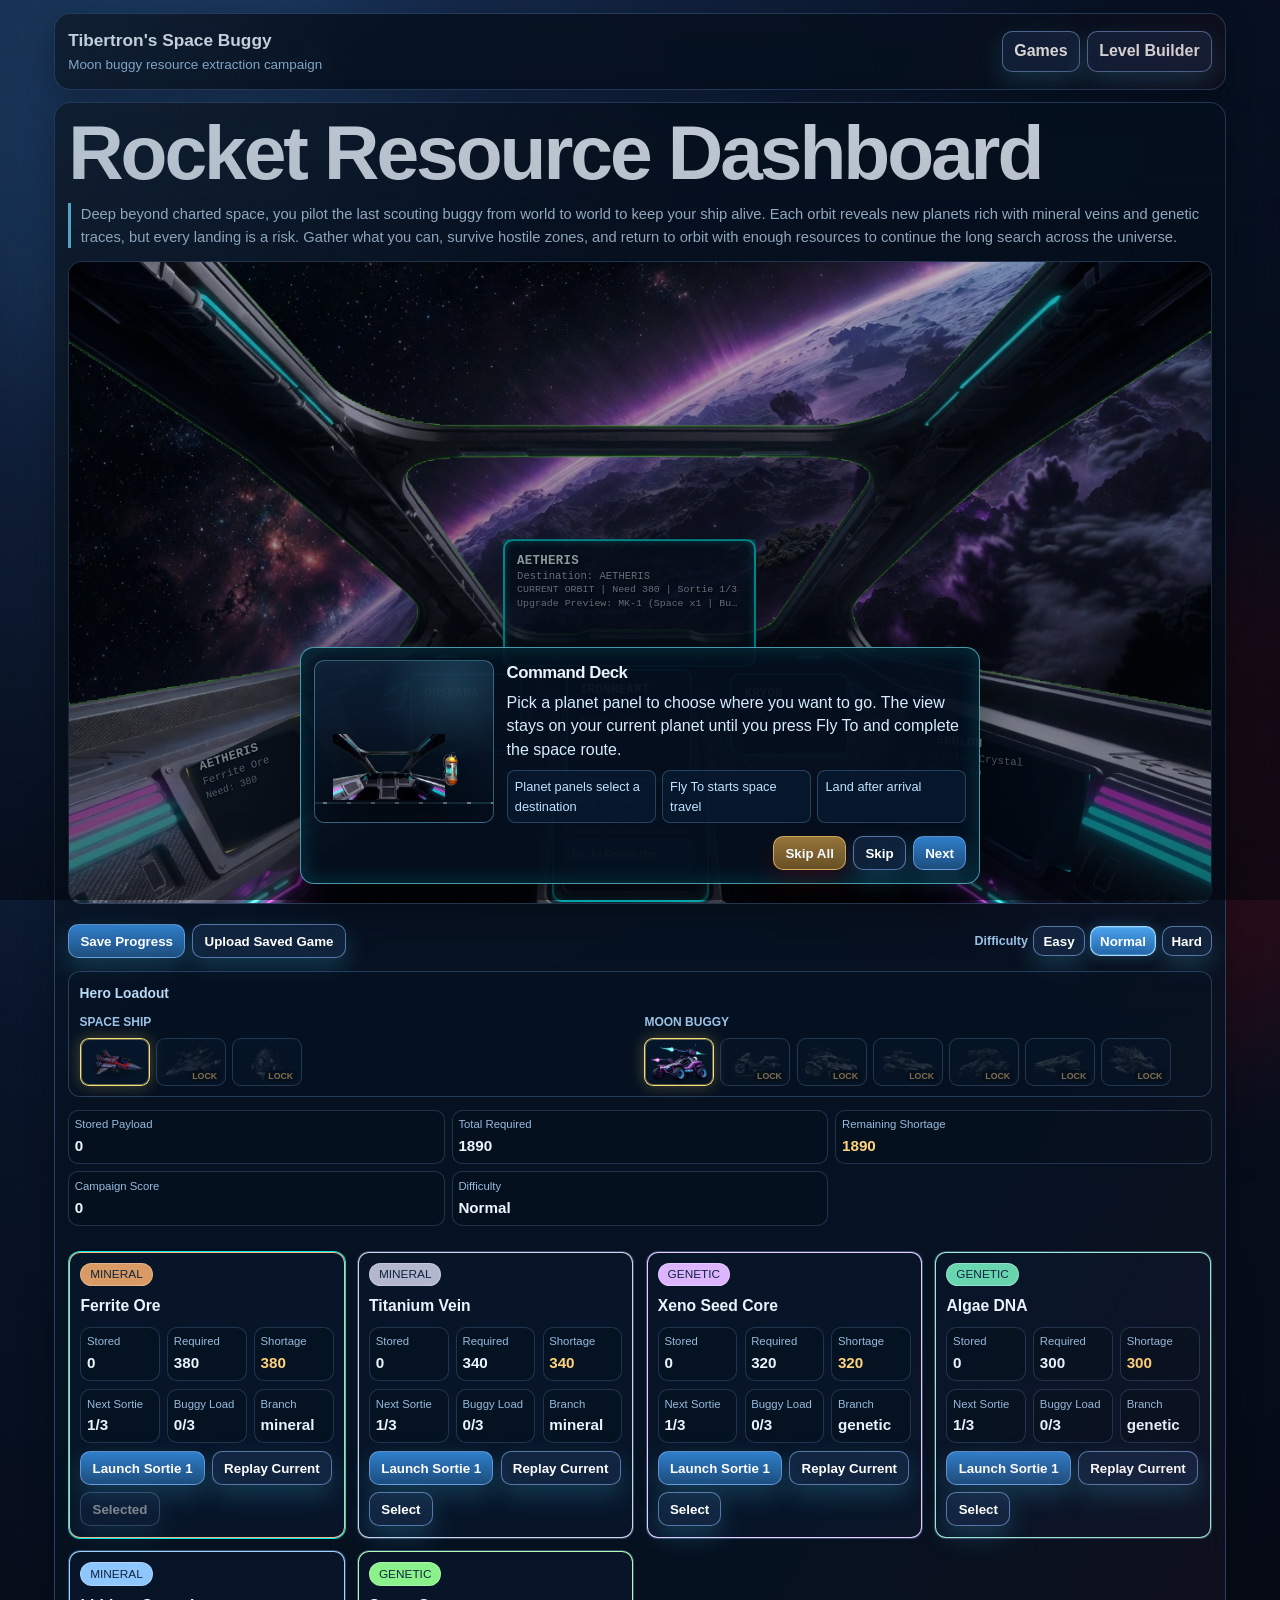
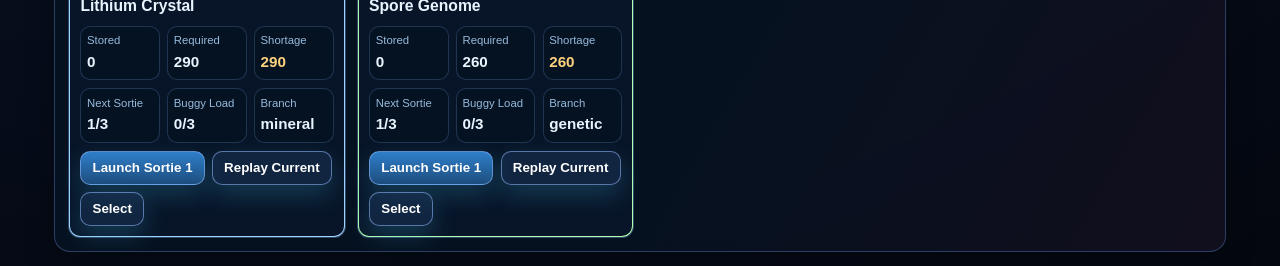
<file: games/tibertrons-space-buggy/index.html>
<!doctype html>
<html lang="en">
  <head>
    <meta charset="utf-8">
    <meta name="viewport" content="width=device-width,initial-scale=1,viewport-fit=cover">
    <title>Tibertron's Space Buggy | Jason Groce</title>
    <link rel="stylesheet" href="../../assets/css/site.css?v=20260416">
    <style>
      :root {
        --panel-bg: rgba(7, 18, 34, 0.9);
        --panel-border: rgba(126, 173, 255, 0.3);
        --accent: #69d8ff;
        --good: #8af7af;
        --warn: #ffd37f;
      }
      body {
        margin: 0;
        background: radial-gradient(circle at 20% 12%, #203a67 0%, #081428 44%, #04070f 100%);
        color: #eaf4ff;
      }
      .page {
        max-width: 1200px;
        margin: 0 auto;
        padding: max(0.8rem, env(safe-area-inset-top)) 0.9rem max(0.9rem, env(safe-area-inset-bottom));
        display: grid;
        gap: 0.8rem;
      }
      .panel {
        border: 1px solid var(--panel-border);
        background: var(--panel-bg);
        border-radius: 16px;
        padding: 0.8rem;
        box-shadow: 0 10px 30px rgba(0, 0, 0, 0.28);
      }
      .topbar {
        display: flex;
        justify-content: space-between;
        align-items: center;
        gap: 0.6rem;
      }
      .brand {
        display: grid;
        gap: 0.1rem;
      }
      .brand strong {
        font-size: 1.08rem;
      }
      .brand span {
        color: #9bc2e7;
        font-size: 0.84rem;
      }
      .btn, button {
        border: 1px solid rgba(148, 188, 255, 0.55);
        background: linear-gradient(180deg, #2f7eca, #1d4d7d);
        color: #fff;
        border-radius: 10px;
        min-height: 34px;
        padding: 0.45rem 0.7rem;
        font-weight: 700;
        cursor: pointer;
      }
      .btn:disabled, button:disabled {
        opacity: 0.48;
        cursor: not-allowed;
      }
      .btn.alt {
        background: linear-gradient(180deg, #95743a, #684f24);
        border-color: rgba(255, 208, 116, 0.65);
      }
      .btn.ghost {
        background: rgba(26, 54, 91, 0.5);
      }
      .row-actions {
        display: flex;
        flex-wrap: wrap;
        gap: 0.45rem;
      }
      .difficulty-picker {
        display: flex;
        flex-wrap: wrap;
        align-items: center;
        gap: 0.35rem;
        margin-left: auto;
      }
      .difficulty-picker .k {
        color: #9bc2e7;
        font-size: 0.78rem;
        font-weight: 700;
      }
      .difficulty-picker .btn {
        min-height: 30px;
        padding: 0.32rem 0.56rem;
      }
      .difficulty-picker .btn.selected {
        background: linear-gradient(180deg, #4aa4ef, #2464a6);
        border-color: rgba(176, 222, 255, 0.95);
        box-shadow: 0 0 0 1px rgba(119, 219, 255, 0.32) inset, 0 0 14px rgba(79, 190, 255, 0.28);
      }
      .loadout-panel {
        border: 1px solid rgba(122, 188, 255, 0.26);
        border-radius: 12px;
        padding: 0.65rem;
        background: rgba(6, 18, 35, 0.68);
        display: grid;
        gap: 0.55rem;
      }
      .loadout-title {
        color: #b9d8f5;
        font-weight: 800;
        font-size: 0.86rem;
      }
      .loadout-grid {
        display: grid;
        grid-template-columns: repeat(auto-fit, minmax(150px, 1fr));
        gap: 0.55rem;
      }
      .loadout-group {
        display: grid;
        gap: 0.4rem;
      }
      .loadout-group .k {
        color: #9bc2e7;
        font-size: 0.75rem;
        font-weight: 800;
        text-transform: uppercase;
      }
      .loadout-options {
        display: flex;
        flex-wrap: wrap;
        gap: 0.38rem;
      }
      .loadout-choice {
        width: 70px;
        height: 48px;
        border-radius: 9px;
        border: 1px solid rgba(139, 197, 255, 0.44);
        background: rgba(8, 25, 47, 0.8);
        padding: 0.2rem;
        display: grid;
        place-items: center;
        position: relative;
        overflow: hidden;
      }
      .loadout-choice.selected {
        border-color: rgba(255, 229, 127, 0.96);
        box-shadow: 0 0 0 1px rgba(255, 229, 127, 0.38) inset, 0 0 15px rgba(255, 220, 104, 0.28);
      }
      .loadout-choice img {
        max-width: 100%;
        max-height: 100%;
        object-fit: contain;
        pointer-events: none;
        filter: drop-shadow(0 5px 7px rgba(0, 0, 0, 0.48));
      }
      .loadout-choice.locked img {
        opacity: 0.34;
        filter: grayscale(0.8) drop-shadow(0 5px 7px rgba(0, 0, 0, 0.48));
      }
      .loadout-lock {
        position: absolute;
        right: 4px;
        bottom: 3px;
        border-radius: 5px;
        padding: 0.05rem 0.22rem;
        background: rgba(5, 13, 24, 0.86);
        color: #ffd27e;
        font-size: 0.55rem;
        font-weight: 900;
        letter-spacing: 0;
        pointer-events: none;
      }
      .notice {
        border-left: 3px solid var(--accent);
        padding-left: 0.6rem;
        color: #bcd9f5;
        font-size: 0.92rem;
      }
      #dashboardScreen {
        display: grid;
        gap: 0.8rem;
      }
      .cockpit-wrap {
        position: relative;
        width: 100%;
        aspect-ratio: 16 / 9;
        border-radius: 14px;
        overflow: hidden;
        border: 1px solid rgba(127, 170, 239, 0.35);
        background: #050b16;
      }
      .cockpit-underlay {
        position: absolute;
        inset: 0;
        width: 100%;
        height: 100%;
        object-fit: cover;
        opacity: 0;
        transition: opacity 420ms ease;
        z-index: 1;
      }
      .cockpit-underlay.active {
        opacity: 1;
      }
      .cockpit-dash-overlay {
        position: absolute;
        inset: 0;
        width: 100%;
        height: 100%;
        object-fit: cover;
        pointer-events: none;
        z-index: 4;
      }
      .cockpit-fire-transition {
        position: absolute;
        inset: 0;
        pointer-events: none;
        opacity: 0;
        z-index: 5;
        background:
          radial-gradient(circle at 25% 72%, rgba(255, 118, 29, 0.5) 0%, rgba(255, 118, 29, 0) 34%),
          radial-gradient(circle at 62% 78%, rgba(255, 76, 34, 0.48) 0%, rgba(255, 76, 34, 0) 36%),
          radial-gradient(circle at 83% 68%, rgba(255, 186, 47, 0.38) 0%, rgba(255, 186, 47, 0) 30%),
          linear-gradient(180deg, rgba(255, 130, 35, 0.04) 40%, rgba(255, 81, 32, 0.2) 100%);
      }
      .cockpit-fire-transition.active {
        animation: fireSwap 650ms ease-out 1;
      }
      @keyframes fireSwap {
        0% { opacity: 0; transform: scale(1); filter: blur(0px); }
        20% { opacity: 0.9; transform: scale(1.02); filter: blur(0.3px); }
        55% { opacity: 0.55; transform: scale(1.04); filter: blur(0.7px); }
        100% { opacity: 0; transform: scale(1.08); filter: blur(1px); }
      }
      .overlay-screen {
        position: absolute;
        background: rgba(5, 18, 32, 0.78);
        border: none;
        box-shadow:
          inset 0 0 0 2px rgba(0, 255, 255, 0.82),
          0 0 15px rgba(0, 255, 255, 0.75),
          inset 0 0 10px rgba(0, 255, 255, 0.5);
        color: #e8ffff;
        text-shadow: 0 1px 2px rgba(0, 0, 0, 0.9);
        font-family: "Courier New", monospace;
        border-radius: 10px;
        padding: 0.45rem;
        display: grid;
        align-content: start;
        gap: 0.2rem;
        overflow: hidden;
        transform-origin: center center;
        z-index: 10;
      }
      .overlay-screen.planet-panel {
        cursor: pointer;
      }
      .overlay-screen.planet-panel.selected {
        box-shadow:
          inset 0 0 0 2px rgba(255, 244, 150, 0.95),
          0 0 15px rgba(0, 255, 255, 0.75),
          inset 0 0 14px rgba(255, 236, 122, 0.45);
      }
      .action-pulse {
        animation: actionPulse 1.1s ease-in-out infinite;
      }
      @keyframes actionPulse {
        0% { box-shadow: 0 0 0 rgba(255, 214, 82, 0); transform: scale(1); }
        35% { box-shadow: 0 0 0 4px rgba(255, 214, 82, 0.42), 0 0 18px rgba(255, 214, 82, 0.8); transform: scale(1.02); }
        100% { box-shadow: 0 0 0 rgba(255, 214, 82, 0); transform: scale(1); }
      }
      .cockpit-wrap.layout-edit .overlay-screen {
        cursor: move;
        outline: 1px dashed rgba(0, 255, 255, 0.75);
        outline-offset: -1px;
        overflow: visible;
      }
      .cockpit-wrap.layout-edit .overlay-screen button {
        pointer-events: none;
      }
      .panel-anchor {
        position: absolute;
        width: 16px;
        height: 16px;
        border-radius: 50%;
        background: #00ffff;
        border: 2px solid #001a22;
        box-shadow: 0 0 0 2px rgba(0, 0, 0, 0.65), 0 0 10px rgba(0, 255, 255, 0.95);
        display: none;
        z-index: 12;
        touch-action: none;
      }
      .panel-anchor::before {
        content: "";
        position: absolute;
        left: 50%;
        top: 50%;
        width: 34px;
        height: 34px;
        transform: translate(-50%, -50%);
      }
      .cockpit-wrap.layout-edit .panel-anchor {
        display: block;
      }
      .panel-anchor.corner-tl { left: -8px; top: -8px; cursor: nwse-resize; }
      .panel-anchor.corner-tr { right: -8px; top: -8px; cursor: nesw-resize; }
      .panel-anchor.corner-bl { left: -8px; bottom: -8px; cursor: nesw-resize; }
      .panel-anchor.corner-br { right: -8px; bottom: -8px; cursor: nwse-resize; }
      .panel-anchor.skew-x {
        left: 50%;
        top: -10px;
        transform: translateX(-50%);
        cursor: ew-resize;
        background: #ffd166;
      }
      .panel-anchor.skew-y {
        left: -10px;
        top: 50%;
        transform: translateY(-50%);
        cursor: ns-resize;
        background: #ff8fab;
      }
      .panel-anchor.rotate {
        left: 50%;
        bottom: -10px;
        transform: translateX(-50%);
        cursor: grab;
        background: #9bff7a;
      }
      .panel-anchor:hover {
        filter: brightness(1.15);
        box-shadow: 0 0 0 2px rgba(0, 0, 0, 0.75), 0 0 14px currentColor;
      }
      .panel-rect-badge {
        position: absolute;
        right: 4px;
        bottom: 4px;
        padding: 0.08rem 0.2rem;
        border-radius: 4px;
        background: rgba(4, 20, 26, 0.9);
        border: 1px solid rgba(0, 255, 255, 0.72);
        color: #87ffff;
        font-size: 0.56rem;
        line-height: 1.15;
        display: none;
        z-index: 12;
        pointer-events: none;
      }
      .panel-content {
        position: relative;
        z-index: 2;
        width: 100%;
        height: 100%;
        display: grid;
        align-content: start;
        gap: 0.12rem;
        overflow: hidden;
        padding: clamp(0.2rem, 0.55vw, 0.5rem);
        --panel-font-scale: 1;
      }
      .cockpit-wrap.layout-edit .panel-rect-badge {
        display: block;
      }
      .overlay-screen h3 {
        margin: 0;
        font-size: calc(0.78rem * var(--panel-font-scale, 1));
        letter-spacing: 0.02em;
        line-height: 1.14;
        white-space: nowrap;
        overflow: hidden;
        text-overflow: ellipsis;
      }
      .overlay-screen p {
        margin: 0;
        font-size: calc(0.66rem * var(--panel-font-scale, 1));
        line-height: 1.2;
        white-space: nowrap;
        overflow: hidden;
        text-overflow: ellipsis;
      }
      .overlay-screen .statline {
        font-size: calc(0.62rem * var(--panel-font-scale, 1));
      }
      .overlay-screen .btn {
        width: 100%;
        min-height: clamp(16px, 3.2vw, 30px);
        font-size: calc(0.64rem * var(--panel-font-scale, 1));
        padding: 0.2rem 0.32rem;
      }
      #cockpitLeftPanel .panel-content {
        transform: rotate(-3deg) skewX(-4deg);
        transform-origin: center center;
      }
      #cockpitRightPanel .panel-content {
        transform: rotate(5deg) skewX(4deg);
        transform-origin: center center;
      }
      #cockpitLeftPanel .btn,
      #cockpitRightPanel .btn {
        border-radius: 7px;
        text-shadow: 0 1px 1px rgba(0, 0, 0, 0.78);
        box-shadow: inset 0 0 0 1px rgba(111, 226, 255, 0.22), 0 0 10px rgba(0, 255, 255, 0.18);
      }
      #cockpitLeftPanel .btn {
        clip-path: polygon(4% 15%, 96% 0%, 100% 84%, 0% 100%);
      }
      #cockpitRightPanel .btn {
        clip-path: polygon(0% 0%, 96% 14%, 100% 100%, 4% 84%);
      }
      #cockpitMainViewport { left: 41%; top: 76%; width: 18%; height: 12%; }
      #cockpitLeftPanel { left: 8%; top: 68%; width: 9%; height: 12%; }
      #cockpitTopLeftPanel { left: 28%; top: 58%; width: 11%; height: 14%; }
      #cockpitTopMidPanel { left: 41%; top: 58%; width: 11%; height: 14%; }
      #cockpitTopRightPanel { left: 54%; top: 58%; width: 11%; height: 14%; }
      #cockpitBottomMidPanel { left: 41%; top: 76%; width: 11%; height: 12%; }
      #cockpitRightPanel { left: 78%; top: 68%; width: 9%; height: 12%; }
      .dashboard-grid {
        display: grid;
        grid-template-columns: repeat(auto-fit, minmax(260px, 1fr));
        gap: 0.7rem;
      }
      .resource-card {
        border: 1px solid rgba(149, 188, 253, 0.3);
        border-radius: 12px;
        padding: 0.7rem;
        display: grid;
        gap: 0.5rem;
        background: rgba(10, 24, 45, 0.72);
      }
      .resource-card h3 {
        margin: 0;
        font-size: 0.98rem;
      }
      .resource-chip {
        justify-self: start;
        border-radius: 999px;
        padding: 0.1rem 0.55rem;
        font-size: 0.74rem;
        border: 1px solid rgba(255, 255, 255, 0.25);
      }
      .stats-row {
        display: grid;
        grid-template-columns: repeat(3, minmax(0, 1fr));
        gap: 0.45rem;
      }
      .stat {
        border: 1px solid rgba(132, 173, 241, 0.22);
        border-radius: 10px;
        padding: 0.35rem;
        background: rgba(6, 17, 31, 0.66);
      }
      .stat .k {
        display: block;
        font-size: 0.71rem;
        color: #97badc;
      }
      .stat .v {
        display: block;
        font-size: 0.95rem;
        font-weight: 700;
      }
      #missionScreen {
        display: none;
        gap: 0.7rem;
      }
      #missionScreen.open {
        display: grid;
      }
      .hud {
        display: grid;
        grid-template-columns: repeat(8, minmax(0, 1fr));
        gap: 0.45rem;
      }
      .canvas-wrap {
        position: relative;
        border: 1px solid rgba(127, 170, 239, 0.35);
        border-radius: 14px;
        overflow: hidden;
        background: #071021;
      }
      #gameCanvas {
        width: 100%;
        max-height: 70vh;
        display: block;
        touch-action: none;
      }
      .overlay {
        position: absolute;
        inset: 0;
        background: rgba(5, 10, 19, 0.78);
        display: none;
        align-items: center;
        justify-content: center;
        padding: 1rem;
      }
      .overlay.open {
        display: flex;
      }
      .overlay-card {
        width: min(520px, 95vw);
        border: 1px solid rgba(143, 184, 255, 0.4);
        border-radius: 16px;
        background: rgba(10, 21, 40, 0.95);
        padding: 1rem;
        display: grid;
        gap: 0.7rem;
      }
      .tutorial-overlay {
        position: fixed;
        inset: 0;
        z-index: 120;
        display: none;
        align-items: flex-end;
        justify-content: center;
        padding: 1rem;
        background: linear-gradient(180deg, rgba(2, 6, 13, 0.12), rgba(2, 6, 13, 0.58));
        pointer-events: none;
      }
      .tutorial-overlay.open {
        display: flex;
      }
      .tutorial-card {
        width: min(680px, 96vw);
        border: 1px solid rgba(111, 240, 255, 0.62);
        border-radius: 14px;
        background: rgba(5, 15, 30, 0.94);
        box-shadow: 0 20px 48px rgba(0, 0, 0, 0.46), inset 0 0 22px rgba(0, 255, 255, 0.16);
        padding: 0.8rem;
        display: grid;
        grid-template-columns: minmax(128px, 180px) minmax(0, 1fr);
        gap: 0.8rem;
        pointer-events: auto;
      }
      .tutorial-card h2 {
        margin: 0;
        font-size: 1.05rem;
      }
      .tutorial-card p {
        margin: 0.3rem 0 0;
        color: #d7ecff;
        line-height: 1.45;
      }
      .tutorial-stage {
        min-height: 126px;
        border: 1px solid rgba(115, 221, 255, 0.38);
        border-radius: 10px;
        background:
          linear-gradient(180deg, rgba(45, 89, 135, 0.22), rgba(4, 12, 24, 0.72)),
          radial-gradient(circle at 78% 18%, rgba(111, 240, 255, 0.2), transparent 38%);
        position: relative;
        overflow: hidden;
      }
      .tutorial-stage::before {
        content: "";
        position: absolute;
        left: -20%;
        right: -20%;
        bottom: 18px;
        height: 2px;
        background: repeating-linear-gradient(90deg, rgba(108, 234, 255, 0.14) 0 20px, rgba(255, 255, 255, 0.45) 20px 24px);
        animation: tutorialTrack 1.25s linear infinite;
      }
      .tutorial-asset {
        position: absolute;
        max-width: 112px;
        max-height: 76px;
        object-fit: contain;
        filter: drop-shadow(0 10px 12px rgba(0, 0, 0, 0.5));
      }
      .tutorial-hero {
        left: 18px;
        bottom: 22px;
        animation: tutorialBob 1.5s ease-in-out infinite;
      }
      .tutorial-pickup {
        right: 18px;
        bottom: 28px;
        width: 48px;
        height: 48px;
        animation: tutorialGlow 1.2s ease-in-out infinite;
      }
      .tutorial-enemy {
        right: 22px;
        top: 22px;
        transform: scaleX(-1);
        animation: tutorialDrift 2s ease-in-out infinite;
      }
      .tutorial-laser {
        position: absolute;
        left: 50%;
        top: 48%;
        width: 70px;
        height: 3px;
        border-radius: 99px;
        background: #79f4ff;
        box-shadow: 0 0 10px #79f4ff;
        animation: tutorialLaser 0.8s ease-in-out infinite;
      }
      .tutorial-key {
        position: absolute;
        min-width: 30px;
        min-height: 28px;
        display: grid;
        place-items: center;
        border: 1px solid rgba(210, 234, 255, 0.75);
        border-radius: 7px;
        background: rgba(13, 44, 77, 0.88);
        font-weight: 900;
        box-shadow: 0 6px 12px rgba(0, 0, 0, 0.32);
        animation: tutorialTap 1.4s ease-in-out infinite;
      }
      .tutorial-key.left { left: 16px; top: 18px; }
      .tutorial-key.right { left: 54px; top: 18px; animation-delay: 0.15s; }
      .tutorial-key.jump { left: 92px; top: 18px; animation-delay: 0.3s; }
      .tutorial-tips {
        display: grid;
        grid-template-columns: repeat(auto-fit, minmax(130px, 1fr));
        gap: 0.4rem;
        margin-top: 0.55rem;
      }
      .tutorial-tip {
        border: 1px solid rgba(137, 190, 255, 0.25);
        border-radius: 8px;
        padding: 0.38rem 0.45rem;
        background: rgba(9, 28, 51, 0.72);
        color: #bfe2ff;
        font-size: 0.8rem;
      }
      .tutorial-actions {
        grid-column: 1 / -1;
        justify-content: flex-end;
      }
      @keyframes tutorialTrack {
        from { transform: translateX(0); }
        to { transform: translateX(-44px); }
      }
      @keyframes tutorialBob {
        0%, 100% { transform: translateY(0); }
        50% { transform: translateY(-8px); }
      }
      @keyframes tutorialGlow {
        0%, 100% { transform: scale(1); filter: drop-shadow(0 0 8px rgba(118, 255, 180, 0.4)); }
        50% { transform: scale(1.12); filter: drop-shadow(0 0 16px rgba(118, 255, 180, 0.9)); }
      }
      @keyframes tutorialDrift {
        0%, 100% { translate: 0 0; }
        50% { translate: -18px 6px; }
      }
      @keyframes tutorialLaser {
        0% { opacity: 0; transform: scaleX(0); transform-origin: left; }
        35%, 80% { opacity: 1; transform: scaleX(1); }
        100% { opacity: 0; transform: scaleX(1.15); }
      }
      @keyframes tutorialTap {
        0%, 100% { transform: translateY(0); }
        45% { transform: translateY(3px); }
      }
      .controls {
        display: grid;
        grid-template-columns: repeat(4, minmax(0, 1fr));
        gap: 0.38rem;
        touch-action: none;
        -webkit-user-select: none;
        user-select: none;
      }
      .controls .btn {
        min-height: 52px;
        font-size: 0.96rem;
      }
      .mobile-stick {
        position: fixed;
        left: 14px;
        bottom: calc(16px + env(safe-area-inset-bottom));
        width: 118px;
        height: 118px;
        border-radius: 999px;
        border: 2px solid rgba(126, 188, 255, 0.55);
        background: radial-gradient(circle at 40% 35%, rgba(30, 83, 132, 0.7), rgba(8, 22, 42, 0.92));
        box-shadow: 0 12px 26px rgba(0, 0, 0, 0.45), inset 0 0 22px rgba(95, 177, 255, 0.28);
        z-index: 66;
        display: none;
        touch-action: none;
        -webkit-user-select: none;
        user-select: none;
      }
      .mobile-stick .ring {
        position: absolute;
        left: 10px;
        top: 10px;
        right: 10px;
        bottom: 10px;
        border-radius: 999px;
        border: 1px solid rgba(168, 214, 255, 0.5);
      }
      .mobile-stick .knob {
        position: absolute;
        left: 50%;
        top: 50%;
        width: 44px;
        height: 44px;
        margin-left: -22px;
        margin-top: -22px;
        border-radius: 999px;
        border: 1px solid rgba(218, 240, 255, 0.82);
        background: radial-gradient(circle at 34% 32%, rgba(210, 238, 255, 0.98), rgba(82, 151, 219, 0.86));
        box-shadow: 0 8px 16px rgba(2, 9, 18, 0.55);
        pointer-events: none;
        transform: translate(0px, 0px);
      }
      .fire-fab {
        position: fixed;
        right: 14px;
        left: auto;
        bottom: calc(18px + env(safe-area-inset-bottom));
        min-width: 88px;
        min-height: 56px;
        z-index: 65;
        touch-action: none;
      }
      .legend {
        font-size: 0.83rem;
        color: #9ec6ea;
      }
      @media (max-width: 840px) {
        .hud {
          grid-template-columns: repeat(4, minmax(0, 1fr));
        }
        .stats-row {
          grid-template-columns: repeat(2, minmax(0, 1fr));
        }
        .tutorial-card {
          grid-template-columns: 1fr;
        }
        .tutorial-stage {
          min-height: 104px;
        }
      }
      @media (hover: none) and (pointer: coarse) {
        #touchControls {
          display: none !important;
        }
      }
    </style>
  </head>
  <body>
    <main class="page">
      <header class="topbar panel">
        <div class="brand">
          <strong>Tibertron's Space Buggy</strong>
          <span>Moon buggy resource extraction campaign</span>
        </div>
        <div class="row-actions">
          <a class="btn ghost" href="../index.html">Games</a>
          <a class="btn ghost" href="tools/space-buggy-level-builder.html" target="_blank" rel="noreferrer">Level Builder</a>
        </div>
      </header>

      <section id="dashboardScreen" class="panel">
        <h1 style="margin-top:0">Rocket Resource Dashboard</h1>
        <p class="notice">Deep beyond charted space, you pilot the last scouting buggy from world to world to keep your ship alive. Each orbit reveals new planets rich with mineral veins and genetic traces, but every landing is a risk. Gather what you can, survive hostile zones, and return to orbit with enough resources to continue the long search across the universe.</p>
        <div id="cockpitWrap" class="cockpit-wrap">
          <img id="cockpitBgA" class="cockpit-underlay active" src="images/planets/orbit/planet_orbit_AETHERIS.webp" alt="Planet cockpit background A">
          <img id="cockpitBgB" class="cockpit-underlay" src="images/planets/orbit/planet_orbit_DUSKARA.webp" alt="Planet cockpit background B">
          <div id="cockpitFireTransition" class="cockpit-fire-transition" aria-hidden="true"></div>
          <img id="cockpitDashOverlay" class="cockpit-dash-overlay" src="images/dashboard/dashboard.webp" alt="Dashboard frame overlay">
          <div id="cockpitMainViewport" class="overlay-screen"></div>
          <div id="cockpitLeftPanel" class="overlay-screen planet-panel"></div>
          <div id="cockpitTopLeftPanel" class="overlay-screen planet-panel"></div>
          <div id="cockpitTopMidPanel" class="overlay-screen planet-panel"></div>
          <div id="cockpitTopRightPanel" class="overlay-screen planet-panel"></div>
          <div id="cockpitBottomMidPanel" class="overlay-screen"></div>
          <div id="cockpitRightPanel" class="overlay-screen planet-panel"></div>
        </div>
        <div class="row-actions" style="margin-top:0.45rem">
          <button id="saveProgressBtn" class="btn" type="button">Save Progress</button>
          <button id="uploadSaveBtn" class="btn ghost" type="button">Upload Saved Game</button>
          <input id="uploadSaveInput" type="file" accept="application/json" style="display:none">
          <div id="difficultyPicker" class="difficulty-picker" aria-label="Difficulty selection">
            <span class="k">Difficulty</span>
            <button class="btn ghost" data-difficulty="easy" type="button">Easy</button>
            <button class="btn ghost" data-difficulty="normal" type="button">Normal</button>
            <button class="btn ghost" data-difficulty="hard" type="button">Hard</button>
          </div>
        </div>
        <div id="loadoutPanel" class="loadout-panel">
          <div class="loadout-title">Hero Loadout</div>
          <div class="loadout-grid">
            <div class="loadout-group">
              <span class="k">Space Ship</span>
              <div id="shipLoadoutOptions" class="loadout-options"></div>
            </div>
            <div class="loadout-group">
              <span class="k">Moon Buggy</span>
              <div id="buggyLoadoutOptions" class="loadout-options"></div>
            </div>
          </div>
        </div>
        <div id="dashboardSummary" class="stats-row"></div>
        <div id="resourceGrid" class="dashboard-grid" style="margin-top:0.75rem"></div>
      </section>

      <section id="missionScreen" class="panel">
        <div class="hud" id="hud"></div>
        <div class="row-actions">
          <button id="returnShipBtn" class="btn alt" type="button">Return To Ship (Bank Gathered)</button>
          <button id="restartCheckpointBtn" class="btn" type="button">Restart At Checkpoint</button>
          <button id="toDashboardBtn" class="btn ghost" type="button">Dashboard</button>
        </div>
        <div id="missionLegend" class="legend">Controls: Auto-scroll right. Left/Right adjust speed. Jump timing clears craters. Aim follows mouse/touch point and click/tap to fire.</div>
        <div class="canvas-wrap">
          <canvas id="gameCanvas" width="1200" height="580"></canvas>
          <div id="deathOverlay" class="overlay">
            <div class="overlay-card">
              <h2 id="deathTitle" style="margin:0">Buggy Destroyed</h2>
              <p id="deathMessage" style="margin:0"></p>
              <div id="deathStats" class="stats-row"></div>
              <div class="row-actions">
                <button id="respawnBtn" class="btn" type="button">Respawn Checkpoint</button>
                <button id="restartLevelBtn" class="btn ghost" type="button">Restart Level</button>
                <button id="bankReturnBtn" class="btn alt" type="button">Bank Gathered + Return</button>
              </div>
            </div>
          </div>
          <div id="completeOverlay" class="overlay">
            <div class="overlay-card">
              <h2 style="margin:0">Resource Goal Reached</h2>
              <p id="completeMessage" style="margin:0"></p>
              <div class="row-actions">
                <button id="nextMissionBtn" class="btn" type="button">Next Mission</button>
                <button id="completeDashboardBtn" class="btn alt" type="button">Back To Dashboard</button>
              </div>
            </div>
          </div>
        </div>
        <div class="controls" id="touchControls">
          <button class="btn" data-ctl="left" type="button">Brake</button>
          <button class="btn" data-ctl="right" type="button">Accel</button>
          <button class="btn" data-ctl="jump" type="button">Jump</button>
          <button class="btn" data-ctl="boost" type="button">Boost</button>
        </div>
        <div id="mobileStick" class="mobile-stick" aria-label="Movement joystick">
          <div class="ring"></div>
          <div id="mobileStickKnob" class="knob"></div>
        </div>
        <button id="fireFab" class="btn fire-fab" data-ctl="fire" type="button">Fire</button>
      </section>
    </main>

    <div id="tutorialOverlay" class="tutorial-overlay" aria-live="polite">
      <div class="tutorial-card" role="dialog" aria-modal="true" aria-labelledby="tutorialTitle">
        <div id="tutorialStage" class="tutorial-stage" aria-hidden="true"></div>
        <div>
          <h2 id="tutorialTitle"></h2>
          <p id="tutorialBody"></p>
          <div id="tutorialTips" class="tutorial-tips"></div>
        </div>
        <div class="row-actions tutorial-actions">
          <button id="tutorialSkipAllBtn" class="btn alt" type="button">Skip All</button>
          <button id="tutorialSkipBtn" class="btn ghost" type="button">Skip</button>
          <button id="tutorialNextBtn" class="btn" type="button">Next</button>
        </div>
      </div>
    </div>

    <script src="app.js?v=20260426c"></script>
  </body>
</html>
</file>
<file: Game2/style.css>
:root {
  --bg: #142342;
  --panel: #0f1a33;
  --line: #35548f;
  --accent: #51d8ff;
  --text: #f2f6ff;
}
* { box-sizing: border-box; }
body {
  margin: 0;
  color: var(--text);
  font-family: 'Trebuchet MS', 'Segoe UI', sans-serif;
  background: radial-gradient(circle at top left, #25447f 0%, #101b34 48%, #091224 100%);
}
.app {
  max-width: 980px;
  margin: 0 auto;
  min-height: 100vh;
  padding: 12px;
  display: grid;
  gap: 12px;
}
.hud {
  border: 1px solid var(--line);
  background: linear-gradient(180deg, #122042, #0b1530);
  border-radius: 14px;
  padding: 10px 14px;
}
.hud h1 { margin: 0; color: var(--accent); }
.subhead { margin: 4px 0 8px; font-size: 0.9rem; opacity: 0.85; }
.stats {
  display: grid;
  grid-template-columns: repeat(auto-fit, minmax(130px, 1fr));
  gap: 6px 10px;
  font-weight: 700;
}
.stats strong { color: #ffe88c; }
.game-wrap {
  position: relative;
  display: flex;
  justify-content: center;
}
canvas {
  width: min(100%, 480px);
  height: auto;
  border-radius: 14px;
  border: 2px solid #4668af;
  box-shadow: 0 16px 26px rgba(0, 0, 0, 0.42);
  background: #232a39;
}
.overlay {
  position: absolute;
  inset: 0;
  display: grid;
  place-items: center;
  border-radius: 14px;
  background: rgba(2, 9, 25, 0.72);
}
.overlay.hidden { display: none; }
.card {
  width: min(92%, 440px);
  background: #101d3d;
  border: 1px solid #3f61a5;
  border-radius: 14px;
  padding: 16px;
}
.card h2 { margin: 0 0 8px; }
.card p { margin: 0 0 12px; }
.card ul { margin: 0 0 14px 18px; padding: 0; }
.mode-row {
  display: grid;
  grid-template-columns: repeat(3, 1fr);
  gap: 8px;
  margin-bottom: 10px;
}
button {
  border-radius: 10px;
  border: 1px solid #4a6fba;
  background: #1b2f63;
  color: white;
  font-weight: 700;
  padding: 10px 12px;
}
button.mode.active {
  background: linear-gradient(180deg, #20c7f0, #0a8bad);
  border-color: #85f0ff;
}
#startBtn {
  width: 100%;
  font-size: 1rem;
  background: linear-gradient(180deg, #1fd2ff, #03809f);
  border-color: #83f2ff;
}
.tips-panel {
  position: absolute;
  top: 18px;
  right: min(0px, calc(50% - 240px));
  transform: translateX(106%);
  transition: transform 220ms ease;
  width: 220px;
  background: rgba(13, 25, 52, 0.94);
  border: 1px solid #486daf;
  border-radius: 12px;
  padding: 10px;
  pointer-events: none;
}
.tips-panel.open { transform: translateX(0); }
.tips-panel h3 { margin: 0 0 8px; color: #8feaff; }
.tips-panel ul { margin: 0; padding-left: 16px; font-size: 0.86rem; }
.hint-toast {
  position: absolute;
  bottom: 12px;
  left: 50%;
  transform: translateX(-50%);
  max-width: min(90%, 420px);
  padding: 8px 12px;
  border: 1px solid #84b0ff;
  border-radius: 999px;
  background: rgba(6, 16, 36, 0.88);
  font-weight: 700;
  text-align: center;
}
.hidden { display: none; }
.controls {
  display: grid;
  grid-template-columns: repeat(5, 1fr);
  gap: 8px;
}
.controls button { min-height: 46px; }
@media (max-width: 820px) {
  .tips-panel { display: none; }
}
</file>
<file: assets/css/site.css>
:root {
  --bg: #05090d;
  --bg-2: #0b1821;
  --bg-3: #102839;
  --panel: rgba(7, 15, 23, 0.86);
  --panel-strong: rgba(10, 20, 30, 0.95);
  --text: #f3f9ff;
  --muted: #a9bece;
  --line: rgba(107, 165, 204, 0.24);
  --accent: #7db9e8;
  --accent-2: #c8e6ff;
  --accent-3: #990000;
  --shadow: 0 18px 60px rgba(0, 0, 0, 0.42);
}

* { box-sizing: border-box; }

html { scroll-behavior: smooth; }

body {
  margin: 0;
  min-height: 100vh;
  font-family: "Trebuchet MS", "Segoe UI", sans-serif;
  color: var(--text);
  background:
    radial-gradient(circle at 12% 18%, rgba(96, 165, 218, 0.19), transparent 0 24rem),
    radial-gradient(circle at 88% 14%, rgba(153, 0, 0, 0.16), transparent 0 22rem),
    radial-gradient(circle at 50% 100%, rgba(58, 114, 160, 0.16), transparent 0 24rem),
    linear-gradient(180deg, var(--bg), var(--bg-2) 48%, var(--bg-3));
  line-height: 1.55;
  overflow-x: hidden;
}

body::before,
body::after {
  content: "";
  position: fixed;
  inset: auto;
  width: 34rem;
  height: 34rem;
  border-radius: 50%;
  filter: blur(70px);
  opacity: 0.22;
  pointer-events: none;
  z-index: -1;
}

body::before {
  top: -10rem;
  left: -9rem;
  background: #2a6ea0;
  animation: driftA 14s ease-in-out infinite alternate;
}

body::after {
  right: -10rem;
  bottom: -10rem;
  background: #990000;
  animation: driftB 18s ease-in-out infinite alternate;
}

@keyframes driftA {
  from { transform: translate3d(0, 0, 0) scale(1); }
  to { transform: translate3d(4rem, 2rem, 0) scale(1.15); }
}

@keyframes driftB {
  from { transform: translate3d(0, 0, 0) scale(1); }
  to { transform: translate3d(-3rem, -2rem, 0) scale(1.12); }
}

.content {
  width: min(1200px, calc(100vw - 2rem));
  margin: 0 auto;
  padding: 1.2rem 0 2rem;
}

.panel {
  position: relative;
  overflow: hidden;
  background:
    linear-gradient(160deg, rgba(11, 24, 35, 0.98), rgba(7, 14, 22, 0.95));
  border: 1px solid var(--line);
  border-radius: 28px;
  padding: 1.4rem;
  box-shadow: var(--shadow);
  backdrop-filter: blur(10px);
  animation: riseIn 600ms ease both;
}

.panel::before {
  content: "";
  position: absolute;
  inset: 0;
  background:
    linear-gradient(120deg, rgba(125, 185, 232, 0.09), transparent 28%, transparent 72%, rgba(153, 0, 0, 0.08));
  pointer-events: none;
}

h1 {
  margin: 0;
  font-size: clamp(2.4rem, 6vw, 5rem);
  line-height: 0.96;
  letter-spacing: -0.04em;
}

h2 {
  margin: 0;
  font-size: clamp(1.4rem, 3vw, 2.3rem);
  letter-spacing: -0.03em;
}

h3 {
  margin: 0;
  font-size: 1.1rem;
}

p {
  margin: 0;
  color: var(--muted);
}

.subtitle {
  color: #d7efff;
  font-size: clamp(1rem, 2vw, 1.25rem);
}

.projects-grid {
  display: grid;
  grid-template-columns: repeat(auto-fit, minmax(220px, 1fr));
  gap: 1rem;
}

.site-shell {
  display: grid;
  gap: 1rem;
}

.site-header {
  position: sticky;
  top: 0.85rem;
  z-index: 30;
  display: flex;
  align-items: center;
  justify-content: space-between;
  gap: 1rem;
  padding: 0.95rem 1.1rem;
  border-radius: 24px;
  background: linear-gradient(180deg, rgba(7, 14, 22, 0.92), rgba(10, 19, 29, 0.84));
  border: 1px solid rgba(125, 185, 232, 0.18);
  box-shadow: 0 14px 40px rgba(0, 0, 0, 0.28);
  backdrop-filter: blur(16px);
}

.brand-lockup {
  display: grid;
  gap: 0.1rem;
  text-decoration: none;
  color: var(--text);
}

.brand-lockup strong {
  letter-spacing: 0.08em;
  text-transform: uppercase;
  font-size: 0.76rem;
  color: var(--accent);
}

.brand-lockup span {
  font-size: 1.02rem;
  font-weight: 700;
}

.site-menu {
  display: flex;
  flex-wrap: wrap;
  justify-content: flex-end;
  align-items: center;
  gap: 0.55rem;
}

.menu-group {
  position: relative;
  padding-bottom: 0.5rem;
  margin-bottom: -0.5rem;
}

.menu-group > .menu-link::after {
  content: "▾";
  margin-left: 0.35rem;
  font-size: 0.8em;
  opacity: 0.8;
}

.submenu {
  position: absolute;
  top: calc(100% + 0.1rem);
  right: 0;
  min-width: 15rem;
  display: none;
  gap: 0.35rem;
  padding: 0.65rem;
  border-radius: 14px;
  border: 1px solid rgba(255,255,255,0.08);
  background: rgba(8, 16, 28, 0.98);
  box-shadow: 0 18px 40px rgba(0,0,0,0.3);
  z-index: 20;
  pointer-events: auto;
}

.menu-group:hover .submenu,
.menu-group:focus-within .submenu {
  display: grid;
}

.submenu a {
  padding: 0.5rem 0.65rem;
  border-radius: 10px;
  color: var(--text);
  text-decoration: none;
  background: rgba(255,255,255,0.04);
}

.submenu a:hover {
  background: rgba(125, 185, 232, 0.12);
}

.menu-link {
  position: relative;
  display: inline-flex;
  align-items: center;
  justify-content: center;
  text-decoration: none;
  color: #d7ebfb;
  padding: 0.55rem 0.85rem;
  min-height: 2.4rem;
  border-radius: 999px;
  border: 1px solid transparent;
  line-height: 1;
  transition: color 140ms ease, border-color 140ms ease, background 140ms ease, transform 140ms ease;
}

.menu-link:hover,
.menu-link.active {
  color: var(--text);
  transform: translateY(-1px);
  border-color: rgba(125, 185, 232, 0.24);
  background: rgba(255, 255, 255, 0.04);
}

.menu-link.active::after {
  content: "";
  position: absolute;
  left: 0.85rem;
  right: 0.85rem;
  bottom: 0.28rem;
  height: 2px;
  border-radius: 999px;
  background: linear-gradient(90deg, var(--accent), var(--accent-3));
}

.menu-link:focus-visible,
.brand-lockup:focus-visible,
.btn:focus-visible,
.card:focus-visible,
button:focus-visible,
select:focus-visible,
input:focus-visible,
textarea:focus-visible {
  outline: 3px solid rgba(200, 230, 255, 0.92);
  outline-offset: 3px;
}

.card {
  position: relative;
  display: block;
  text-decoration: none;
  color: var(--text);
  background: linear-gradient(180deg, rgba(255,255,255,0.045), rgba(255,255,255,0.018));
  border: 1px solid rgba(125, 185, 232, 0.16);
  border-radius: 24px;
  padding: 1rem;
  min-height: 156px;
  box-shadow: inset 0 1px 0 rgba(255,255,255,0.06);
  transition: transform 160ms ease, border-color 160ms ease, box-shadow 160ms ease, background 160ms ease;
  overflow: hidden;
  animation: riseIn 650ms ease both;
}

.card::after {
  content: "";
  position: absolute;
  inset: auto -20% -35% auto;
  width: 8rem;
  height: 8rem;
  border-radius: 50%;
  background: radial-gradient(circle, rgba(125, 185, 232, 0.18), transparent 68%);
  transition: transform 180ms ease;
}

.card:hover {
  transform: translateY(-4px) scale(1.01);
  border-color: rgba(125, 185, 232, 0.42);
  box-shadow: 0 18px 40px rgba(0, 0, 0, 0.26);
  background: linear-gradient(180deg, rgba(255,255,255,0.09), rgba(255,255,255,0.03));
}

.card:hover::after {
  transform: scale(1.15);
}

.card h3 {
  margin-bottom: 0.4rem;
}

.card p {
  color: var(--muted);
}

.btn {
  display: inline-flex;
  align-items: center;
  gap: 0.5rem;
  text-decoration: none;
  color: #061016;
  background: linear-gradient(135deg, var(--accent), var(--accent-2));
  border: 1px solid rgba(255,255,255,0.12);
  border-radius: 999px;
  padding: 0.7rem 1.1rem;
  font-weight: 700;
  box-shadow: 0 10px 24px rgba(58, 175, 217, 0.24);
  transition: transform 140ms ease, box-shadow 140ms ease, filter 140ms ease;
}

.btn:hover {
  transform: translateY(-2px);
  filter: brightness(1.03);
  box-shadow: 0 16px 28px rgba(58, 175, 217, 0.32);
}

.btn.alt {
  color: var(--text);
  background: linear-gradient(135deg, #750000, var(--accent-3));
  box-shadow: 0 10px 24px rgba(153, 0, 0, 0.24);
}

.copyright {
  margin-top: 1rem;
  text-align: center;
  font-size: 0.9rem;
  color: rgba(205, 227, 239, 0.72);
}

@keyframes riseIn {
  from {
    opacity: 0;
    transform: translateY(14px);
  }
  to {
    opacity: 1;
    transform: translateY(0);
  }
}

@media (max-width: 820px) {
  .site-header {
    align-items: start;
    flex-direction: column;
  }

  .site-menu {
    justify-content: flex-start;
  }
}

@media (prefers-reduced-motion: reduce) {
  *,
  *::before,
  *::after {
    animation-duration: 0.01ms !important;
    animation-iteration-count: 1 !important;
    transition-duration: 0.01ms !important;
    scroll-behavior: auto !important;
  }
}
</file>
<file: games/color-puzzle/style.css>
:root {
  --bg:#130f24; --panel:#231c43; --border:#7f69c7; --text:#f6f1ff; --muted:#cbbcf0;
}
* { box-sizing:border-box; -webkit-tap-highlight-color:transparent; user-select:none; -webkit-user-select:none; -webkit-touch-callout:none; }
html,body { margin:0; min-height:100%; background:var(--bg); color:var(--text); font-family:system-ui,sans-serif; }
.app { min-height:100svh; display:grid; grid-template-rows:auto 1fr auto; gap:.5rem; padding:max(.5rem, env(safe-area-inset-top)) .6rem 10.6rem; }
.top { background:var(--panel); border:1px solid var(--border); border-radius:12px; padding:.6rem; }
h1 { margin:.1rem 0 .25rem; font-size:1.2rem; }
.top p { margin:.1rem 0 .5rem; color:var(--muted); font-size:.92rem; }
.row { display:flex; gap:.45rem; flex-wrap:wrap; align-items:end; }
select,button { border-radius:10px; border:1px solid var(--border); background:#1c1634; color:var(--text); padding:.45rem .55rem; }
label { font-size:.85rem; display:grid; gap:.2rem; }
.canvas-wrap { background:var(--panel); border:1px solid var(--border); border-radius:12px; overflow:hidden; min-height:50svh; }
svg { width:100%; height:100%; touch-action:manipulation; }
.piece { stroke:#8f87ab; stroke-width:2; }
.piece.done { stroke:#e9deff; }
.nLabel { fill:#ffffff; font-size:13px; text-anchor:middle; dominant-baseline:middle; pointer-events:none; font-weight:700; }
.palette-zone {
  position:fixed;
  left:.55rem;
  right:.55rem;
  bottom:max(.45rem, env(safe-area-inset-bottom));
  z-index:30;
  background:rgba(35,28,67,.96);
  border:1px solid var(--border);
  border-radius:12px;
  padding:.45rem;
  box-shadow:0 -6px 20px rgba(0,0,0,.35);
}
.palette { display:flex; overflow-x:auto; gap:.45rem; padding-bottom:.2rem; }
.swatch { min-width:48px; min-height:48px; border-radius:12px; border:3px solid transparent; color:#fff; font-weight:700; }
.swatch.active { border-color:#fff; transform:translateY(-1px); }
#status { margin:.4rem 0 0; color:var(--muted); font-size:.9rem; }
.back { color:#d7c8ff; text-decoration:none; padding-left:.2rem; }
</file>
<file: games/game-01/css/game.css>
:root {
  --bg: #0f1d24;
  --panel: #1f2f36;
  --panel-2: #273b43;
  --text: #effcff;
  --accent: #6adfff;
}

* {
  box-sizing: border-box;
  -webkit-user-select: none;
  user-select: none;
  -webkit-touch-callout: none;
}

html,
body {
  margin: 0;
  min-height: 100dvh;
  background: radial-gradient(circle at top, #21414c, var(--bg));
  color: var(--text);
  font-family: "Trebuchet MS", "Segoe UI", sans-serif;
}

body {
  padding: max(0.55rem, env(safe-area-inset-top)) max(0.55rem, env(safe-area-inset-right)) max(0.55rem, env(safe-area-inset-bottom));
}

.shell {
  width: min(1280px, 99vw);
  margin: 0 auto;
}

.hud-top {
  display: grid;
  grid-template-columns: repeat(6, minmax(0, 1fr));
  gap: 0.55rem;
  background: var(--panel);
  border: 2px solid #385764;
  border-radius: 16px;
  padding: 0.7rem 1rem;
}

.game-wrap {
  margin-top: 0.75rem;
  display: grid;
  grid-template-columns: minmax(0, 1fr) 310px;
  gap: 0.8rem;
}

canvas {
  width: 100%;
  height: auto;
  border-radius: 16px;
  border: 2px solid #406470;
  background: #37584a;
  touch-action: none;
}

.side-panel {
  background: var(--panel);
  border: 2px solid #385764;
  border-radius: 16px;
  padding: 0.9rem;
}

h2,
h3 {
  margin: 0.2rem 0 0.5rem;
}

.table-card,
.controls-card {
  background: var(--panel-2);
  border-radius: 12px;
  padding: 0.65rem;
  margin: 0.65rem 0;
}

button,
.portal-link {
  background: radial-gradient(circle at 30% 20%, #67afc3, #2e6778);
  color: #fff;
  border: none;
  border-radius: 999px;
  padding: 0.55rem 0.95rem;
  font-weight: 700;
  cursor: pointer;
  text-decoration: none;
  display: inline-block;
}

.buttons {
  display: flex;
  gap: 0.5rem;
  flex-wrap: wrap;
  align-items: center;
}

.time-label {
  display: inline-flex;
  align-items: center;
  gap: 0.4rem;
  background: rgba(17, 33, 46, 0.7);
  border: 1px solid #4a6e7a;
  border-radius: 999px;
  padding: 0.4rem 0.7rem;
}

.time-label select {
  border-radius: 999px;
  background: #12303f;
  border: 1px solid #4f859a;
  color: #e8f9ff;
  padding: 0.25rem 0.5rem;
}

.portal-link {
  margin-top: 0.75rem;
}

.modal {
  position: fixed;
  inset: 0;
  display: grid;
  place-items: center;
  background: rgba(4, 8, 10, 0.75);
}

.modal-content {
  width: min(560px, 90vw);
  background: #17323d;
  border: 2px solid #4f8ca4;
  border-radius: 12px;
  padding: 1rem;
}

.hidden {
  display: none;
}

@media (max-width: 1100px) {
  .hud-top {
    grid-template-columns: repeat(3, minmax(0, 1fr));
  }

  .game-wrap {
    grid-template-columns: 1fr;
  }
}
</file>
